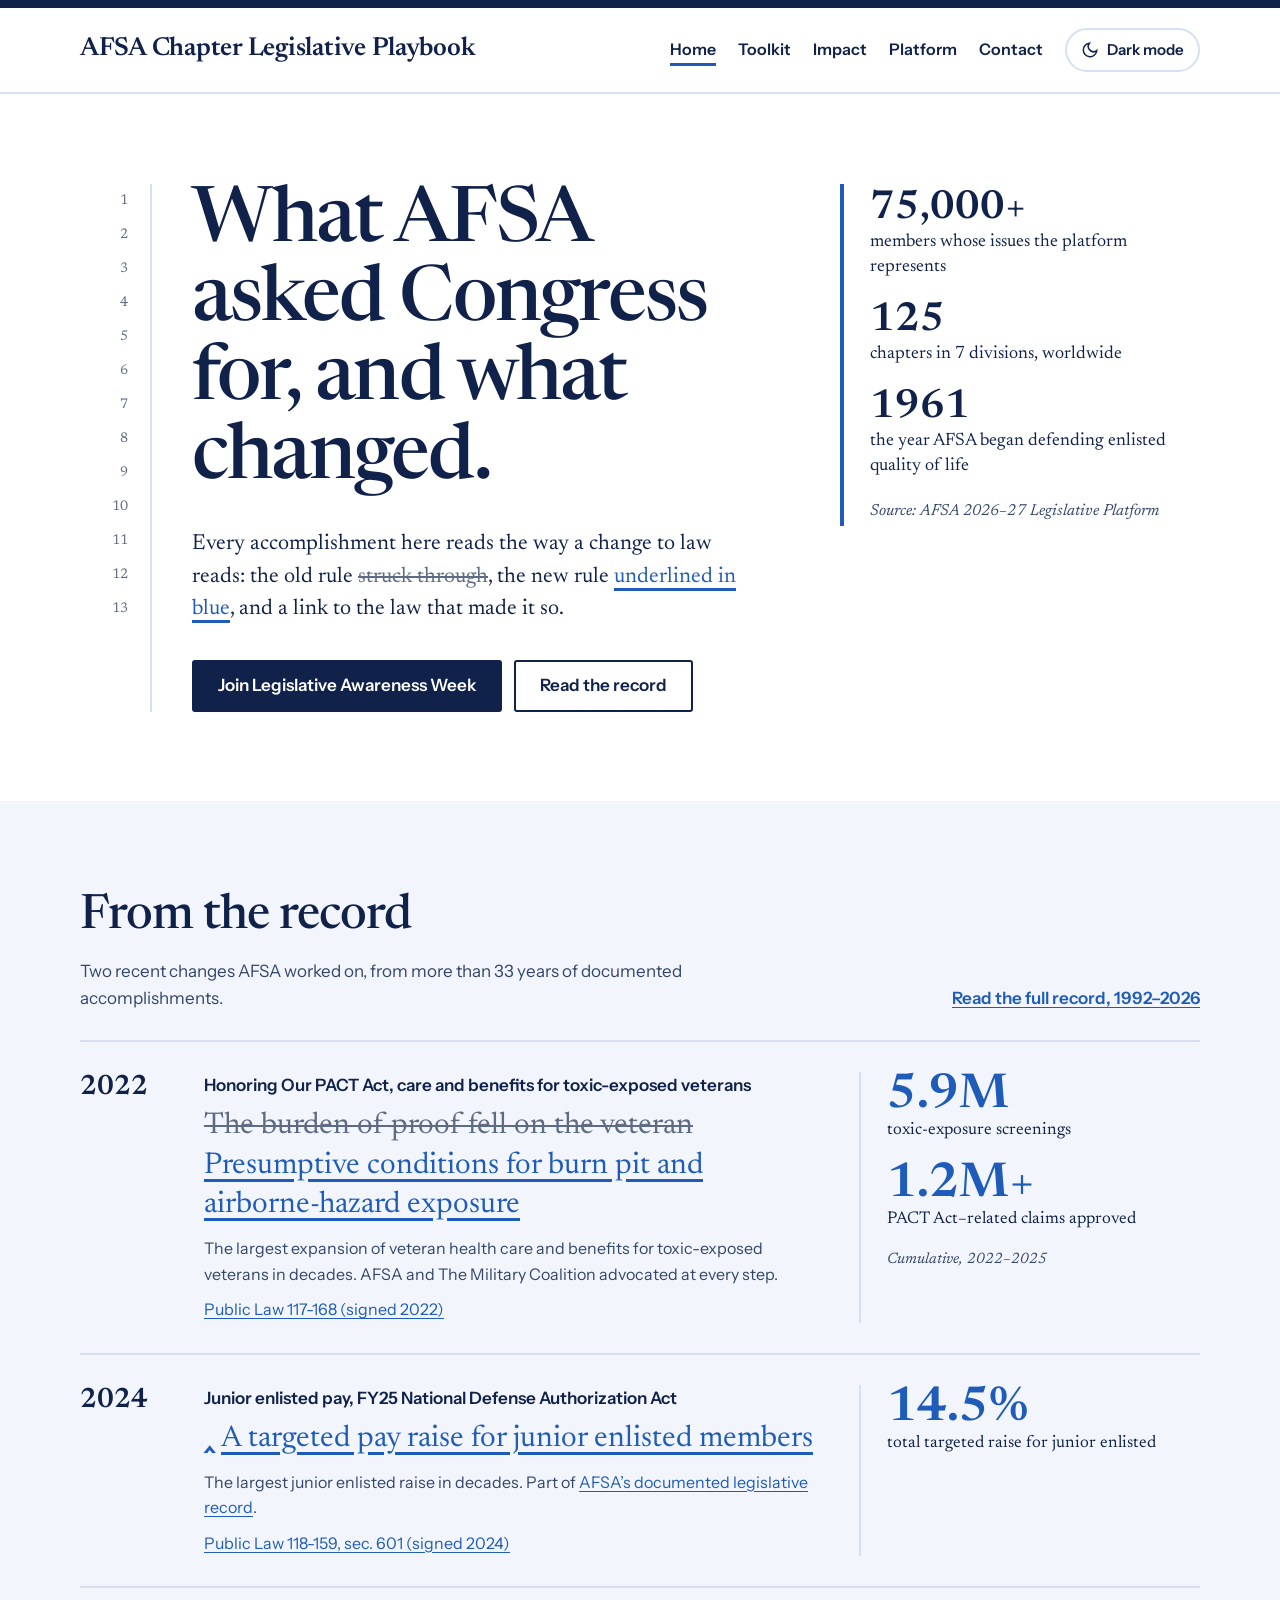
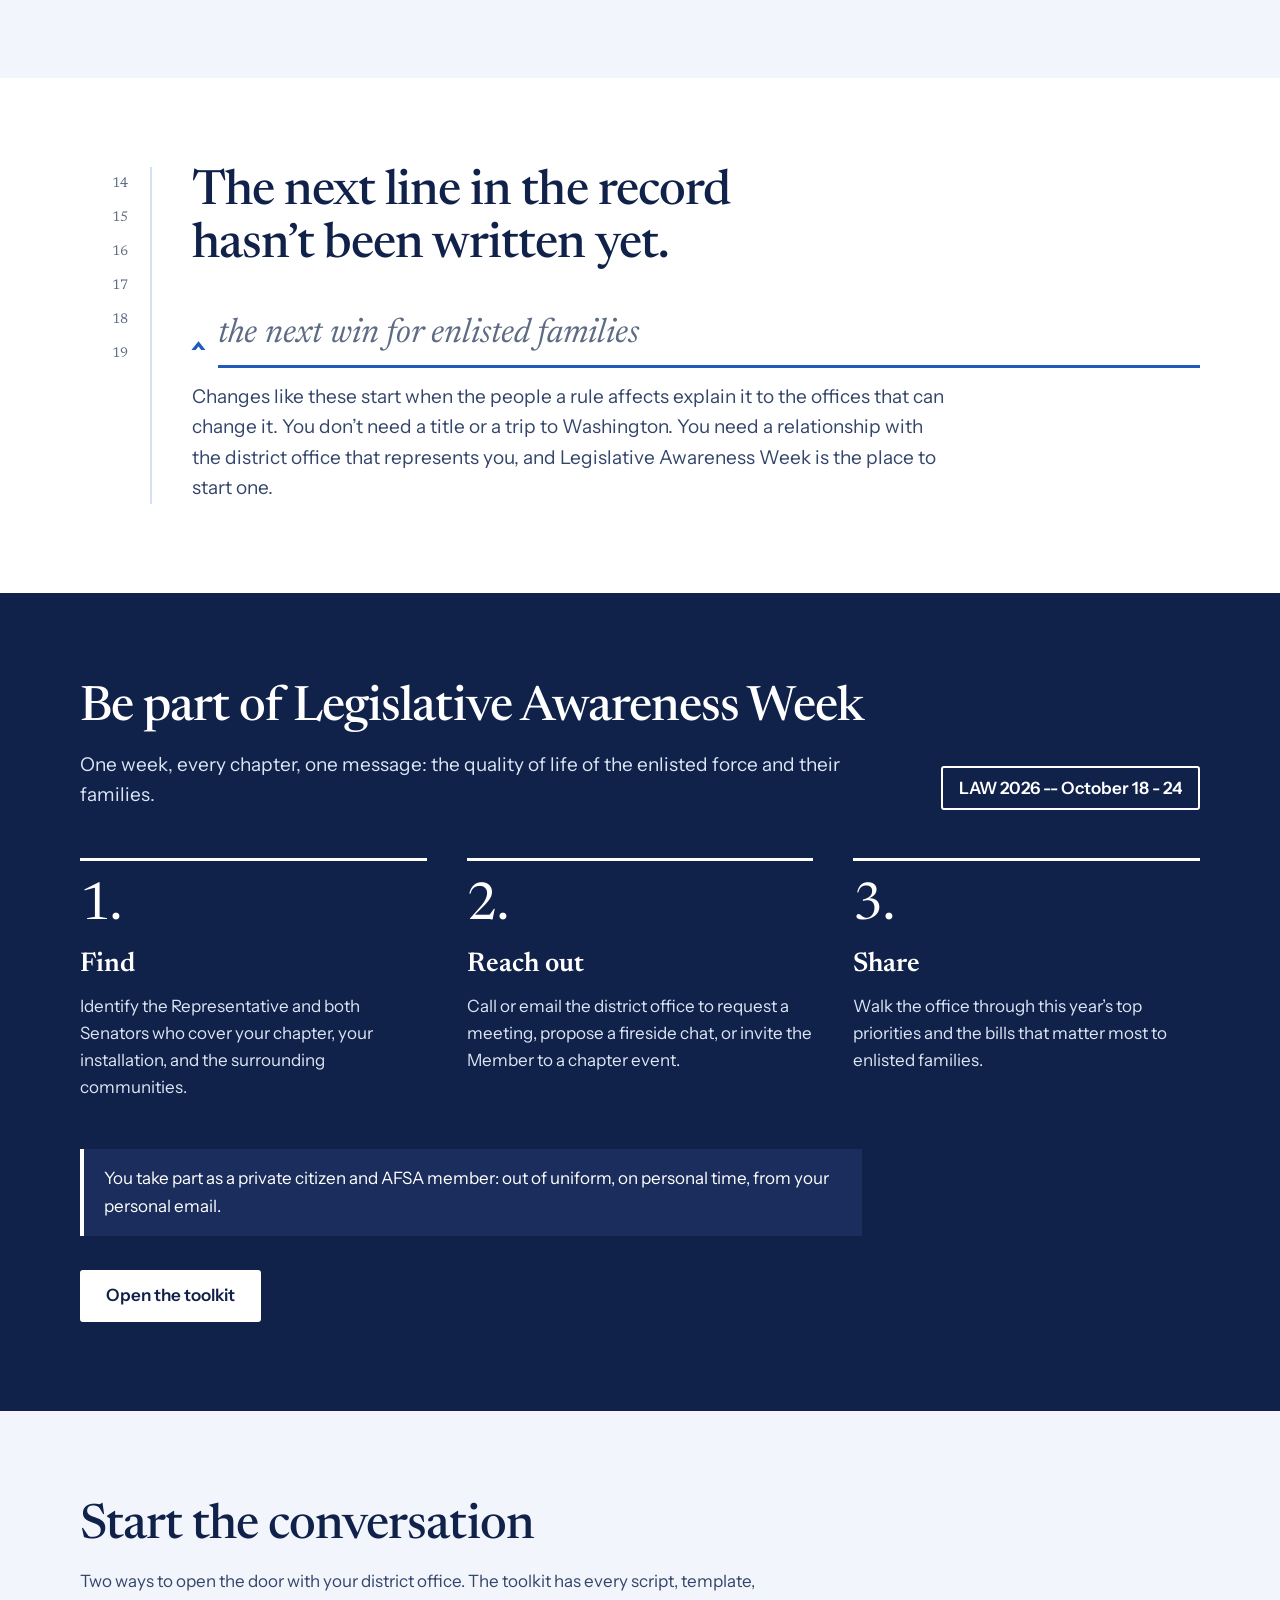
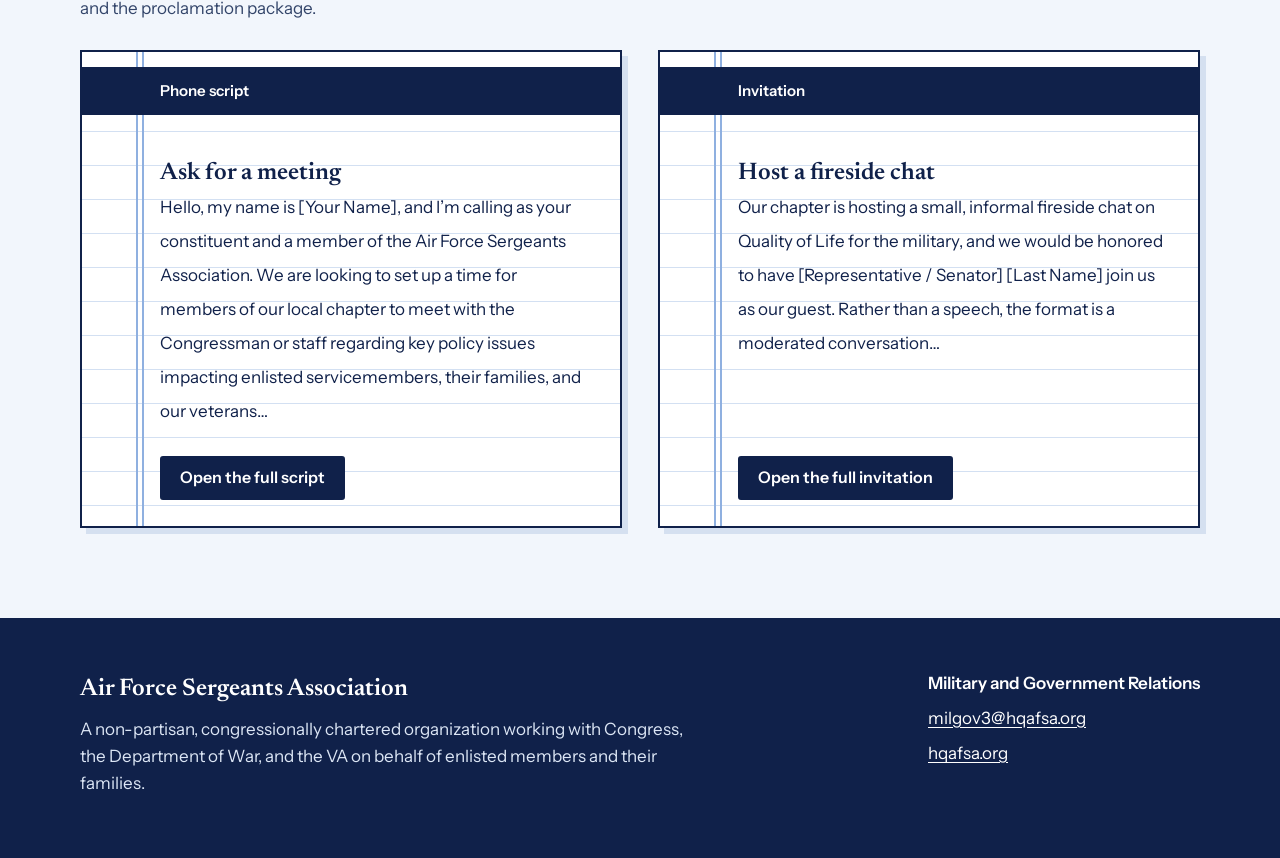
<file: index.html>
<!doctype html>
<html lang="en">
<head>
<meta charset="utf-8">
<meta name="viewport" content="width=device-width, initial-scale=1">
<meta http-equiv="Content-Security-Policy" content="default-src 'none'; script-src 'self' 'sha256-LTN22ewtnJyCda8GKwXiXpv2XUdK+7jzMxlGYdtr2Zo='; style-src 'self'; font-src 'self'; img-src 'self'; connect-src 'none'; manifest-src 'self'; base-uri 'self'; form-action https://ziplook.house.gov; upgrade-insecure-requests">
<meta name="referrer" content="strict-origin-when-cross-origin">
<title>AFSA Chapter Legislative Playbook</title>
<meta name="description" content="Tools for AFSA members to learn the 2026–27 legislative priorities, take part in Legislative Awareness Week, and build relationships with their elected officials and staff.">
<link rel="canonical" href="https://afsa-legislative.github.io/">
<meta name="theme-color" content="#10214A">
<meta property="og:type" content="website">
<meta property="og:site_name" content="AFSA Chapter Legislative Playbook">
<meta property="og:title" content="AFSA Chapter Legislative Playbook">
<meta property="og:description" content="Tools for AFSA members to learn the 2026–27 legislative priorities, take part in Legislative Awareness Week, and build relationships with their elected officials and staff.">
<meta property="og:url" content="https://afsa-legislative.github.io/">
<meta property="og:image" content="https://afsa-legislative.github.io/assets/img/og-card.png">
<meta property="og:image:width" content="1200">
<meta property="og:image:height" content="630">
<meta property="og:image:alt" content="AFSA Chapter Legislative Playbook: What AFSA asked Congress for, and what changed.">
<meta name="twitter:card" content="summary_large_image">
<link rel="icon" href="assets/img/favicon.svg" type="image/svg+xml">
<link rel="apple-touch-icon" href="assets/img/apple-touch-icon.png">
<link rel="preload" href="assets/fonts/newsreader-latin-opsz-normal.woff2" as="font" type="font/woff2" crossorigin>
<link rel="preload" href="assets/fonts/instrument-sans-latin-wght-normal.woff2" as="font" type="font/woff2" crossorigin>
<script src="assets/js/theme.js"></script>
<link rel="stylesheet" href="assets/css/site.css">
<script src="assets/js/site.js" defer></script>
<script type="application/ld+json">{"@context": "https://schema.org", "@graph": [{"@type": "Organization", "@id": "https://afsa-legislative.github.io/#afsa", "name": "Air Force Sergeants Association", "alternateName": "AFSA", "url": "https://www.hqafsa.org/", "foundingDate": "1961", "email": "milgov3@hqafsa.org", "description": "A congressionally chartered, non-partisan organization representing enlisted Airmen, Guardians, and their families.", "contactPoint": {"@type": "ContactPoint", "contactType": "Military and Government Relations", "email": "milgov3@hqafsa.org"}}, {"@type": "WebSite", "@id": "https://afsa-legislative.github.io/#site", "name": "AFSA Chapter Legislative Playbook", "url": "https://afsa-legislative.github.io/", "inLanguage": "en-US", "publisher": {"@id": "https://afsa-legislative.github.io/#afsa"}}]}</script>
</head>
<body>
<a class="skip" href="#main">Skip to main content</a>
<div class="topbar" aria-hidden="true"></div>
<header class="site-head">
  <div class="wrap">
    <a class="brand" href="index.html">AFSA Chapter Legislative Playbook</a>
    <div class="head-right">
      <nav class="nav" aria-label="Main">
        <ul>
          <li><a href="index.html" aria-current="page">Home</a></li>
          <li><a href="toolkit.html">Toolkit</a></li>
          <li><a href="impact.html">Impact</a></li>
          <li><a href="platform.html">Platform</a></li>
          <li><a href="contact.html">Contact</a></li>
        </ul>
      </nav>
      <button class="theme-toggle" id="themeToggle" type="button" aria-pressed="false" hidden>
        <svg class="i-moon" width="18" height="18" viewBox="0 0 24 24" fill="none" stroke="currentColor" stroke-width="2" aria-hidden="true" focusable="false"><path d="M21 12.8A9 9 0 1 1 11.2 3a7 7 0 0 0 9.8 9.8z"/></svg>
        <svg class="i-sun" width="18" height="18" viewBox="0 0 24 24" fill="none" stroke="currentColor" stroke-width="2" aria-hidden="true" focusable="false"><circle cx="12" cy="12" r="4"/><path d="M12 2v2M12 20v2M4.9 4.9l1.4 1.4M17.7 17.7l1.4 1.4M2 12h2M20 12h2M4.9 19.1l1.4-1.4M17.7 6.3l1.4-1.4"/></svg>
        <span>Dark mode</span>
      </button>
    </div>
  </div>
</header>
<main id="main">
  <section class="section" aria-labelledby="home-h1">
    <div class="wrap rowrail">
      <div class="rail" aria-hidden="true">1
2
3
4
5
6
7
8
9
10
11
12
13</div>
      <div class="hero">
        <div>
          <h1 id="home-h1" class="display h1">What AFSA asked Congress for, and what changed.</h1>
          <p class="lede">Every accomplishment here reads the way a change to law reads: the old rule <del><span class="sr">Before: </span>struck through</del>, the new rule <ins><span class="sr">After: </span>underlined in blue</ins>, and a link to the law that made it so.</p>
          <div class="btns">
            <a class="btn" href="toolkit.html">Join Legislative Awareness Week</a>
            <a class="btn ghost" href="impact.html">Read the record</a>
          </div>
        </div>
        <div class="facts" role="group" aria-label="About AFSA">
          <p><b>75,000+</b>members whose issues the platform represents</p>
          <p><b>125</b>chapters in 7 divisions, worldwide</p>
          <p><b>1961</b>the year AFSA began defending enlisted quality of life</p>
          <p class="src">Source: AFSA 2026–27 Legislative Platform</p>
        </div>
      </div>
    </div>
  </section>

  <section class="section alt" aria-labelledby="rec-h2">
    <div class="wrap">
      <div class="rec-head">
        <div>
          <h2 id="rec-h2" class="display h2">From the record</h2>
          <p class="intro">Two recent changes AFSA worked on, from more than 33 years of documented accomplishments.</p>
        </div>
        <a class="strong" href="impact.html">Read the full record, 1992–2026</a>
      </div>
      <article class="entry" aria-labelledby="h-pact">
        <p class="yr">2022</p>
        <div>
          <h3 id="h-pact">Honoring Our PACT Act, care and benefits for toxic-exposed veterans</h3>
          <p class="change"><del><span class="sr">Before: </span>The burden of proof fell on the veteran</del> <ins><span class="sr">After: </span>Presumptive conditions for burn pit and airborne-hazard exposure</ins></p>
          <p class="note">The largest expansion of veteran health care and benefits for toxic-exposed veterans in decades. AFSA and The Military Coalition advocated at every step.</p>
          <p class="note proof"><a href="https://www.congress.gov/bill/117th-congress/senate-bill/3373">Public Law 117-168 (signed 2022)</a></p>
        </div>
        <div class="figs">
          <p><b>5.9M</b>toxic-exposure screenings</p>
          <p><b>1.2M+</b>PACT Act–related claims approved</p>
          <p class="src">Cumulative, 2022–2025</p>
        </div>
      </article>
      <article class="entry" aria-labelledby="h-pay">
        <p class="yr">2024</p>
        <div>
          <h3 id="h-pay">Junior enlisted pay, FY25 National Defense Authorization Act</h3>
          <p class="change"><span class="caret" aria-hidden="true">‸</span> <ins><span class="sr">Added: </span>A targeted pay raise for junior enlisted members</ins></p>
          <p class="note">The largest junior enlisted raise in decades. Part of <a href="https://afsa-legislative.github.io/AFSA_Legislative/AFSA_Accomplishments">AFSA’s documented legislative record</a>.</p>
          <p class="note proof"><a href="https://www.congress.gov/bill/118th-congress/house-bill/5009">Public Law 118-159, sec. 601 (signed 2024)</a></p>
        </div>
        <div class="figs">
          <p><b>14.5%</b>total targeted raise for junior enlisted</p>
        </div>
      </article>
    </div>
  </section>

  <section class="section" aria-labelledby="next-h2">
    <div class="wrap rowrail">
      <div class="rail" aria-hidden="true">14
15
16
17
18
19</div>
      <div>
        <h2 id="next-h2" class="display h2 max16">The next line in the record hasn’t been written yet.</h2>
        <p class="nextline" aria-hidden="true"><span class="caret">‸</span><span class="blankline">the next win for enlisted families</span></p>
        <p class="intro lg">Changes like these start when the people a rule affects explain it to the offices that can change it. You don’t need a title or a trip to Washington. You need a relationship with the district office that represents you, and Legislative Awareness Week is the place to start one.</p>
      </div>
    </div>
  </section>

  <section class="section band" aria-labelledby="law-h2">
    <div class="wrap">
      <div class="rec-head">
        <div>
          <h2 id="law-h2" class="display h2">Be part of Legislative Awareness Week</h2>
          <p class="intro lg">One week, every chapter, one message: the quality of life of the enlisted force and their families.</p>
        </div>
        <p class="chip">LAW 2026 -- October 18 - 24</p>
      </div>
      <ol class="moves">
        <li><span class="n" aria-hidden="true">1.</span><h3>Find</h3><p>Identify the Representative and both Senators who cover your chapter, your installation, and the surrounding communities.</p></li>
        <li><span class="n" aria-hidden="true">2.</span><h3>Reach out</h3><p>Call or email the district office to request a meeting, propose a fireside chat, or invite the Member to a chapter event.</p></li>
        <li><span class="n" aria-hidden="true">3.</span><h3>Share</h3><p>Walk the office through this year’s top priorities and the bills that matter most to enlisted families.</p></li>
      </ol>
      <p class="capacity">You take part as a private citizen and AFSA member: out of uniform, on personal time, from your personal email.</p>
      <div class="btns"><a class="btn inverse" href="toolkit.html">Open the toolkit</a></div>
    </div>
  </section>

  <section class="section alt" aria-labelledby="conv-h2">
    <div class="wrap">
      <h2 id="conv-h2" class="display h2">Start the conversation</h2>
      <p class="intro">Two ways to open the door with your district office. The toolkit has every script, template, and the proclamation package.</p>
      <div class="pads mt-md">
        <article class="pad" aria-labelledby="hp1">
          <p class="pad-tab">Phone script</p>
          <div class="pad-body">
            <h3 id="hp1">Ask for a meeting</h3>
            <p>Hello, my name is [Your Name], and I’m calling as your constituent and a member of the Air Force Sergeants Association. We are looking to set up a time for members of our local chapter to meet with the Congressman or staff regarding key policy issues impacting enlisted servicemembers, their families, and our veterans…</p>
          </div>
          <div class="pad-actions"><a class="btn sm" href="toolkit.html#templates">Open the full script</a></div>
        </article>
        <article class="pad" aria-labelledby="hp2">
          <p class="pad-tab">Invitation</p>
          <div class="pad-body">
            <h3 id="hp2">Host a fireside chat</h3>
            <p>Our chapter is hosting a small, informal fireside chat on Quality of Life for the military, and we would be honored to have [Representative / Senator] [Last Name] join us as our guest. Rather than a speech, the format is a moderated conversation…</p>
          </div>
          <div class="pad-actions"><a class="btn sm" href="toolkit.html#templates">Open the full invitation</a></div>
        </article>
      </div>
    </div>
  </section>
</main>
<footer class="foot">
  <div class="wrap">
    <div>
      <p class="name">Air Force Sergeants Association</p>
      <p class="sm">A non-partisan, congressionally chartered organization working with Congress, the Department of War, and the VA on behalf of enlisted members and their families.</p>
    </div>
    <div>
      <p class="strong">Military and Government Relations</p>
      <p class="sm"><a href="mailto:milgov3@hqafsa.org">milgov3@hqafsa.org</a></p>
      <p class="sm"><a href="https://www.hqafsa.org/">hqafsa.org</a></p>
    </div>
  </div>
</footer>
</body>
</html>
</file>
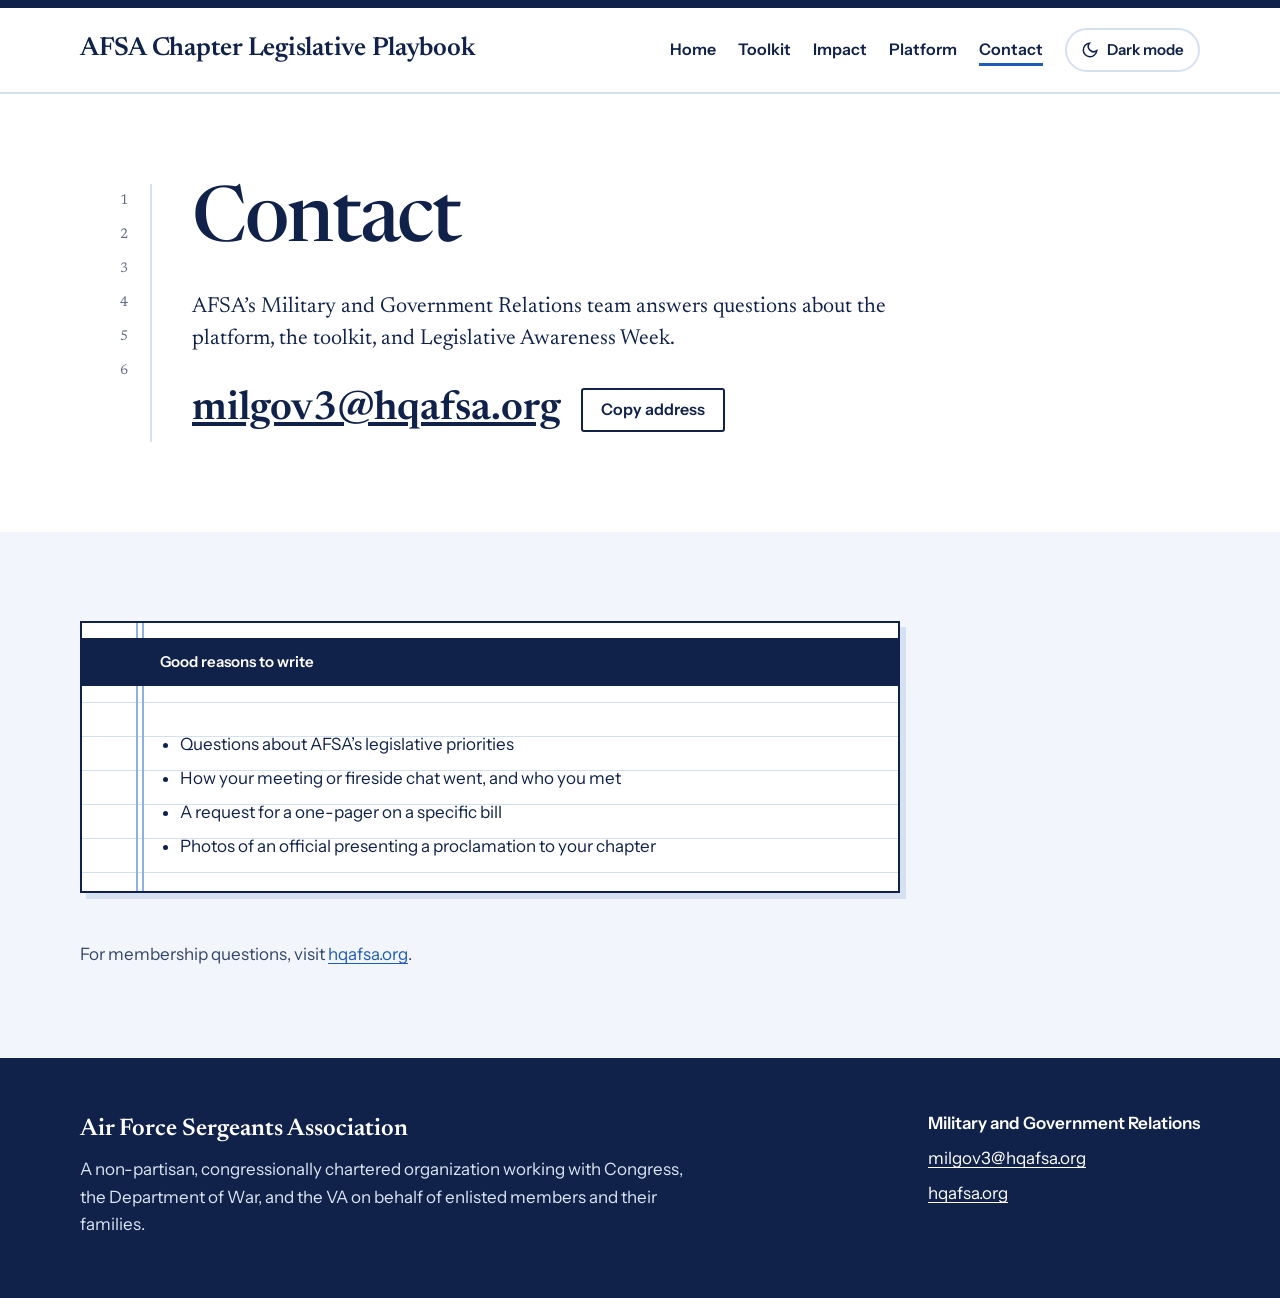
<file: contact.html>
<!doctype html>
<html lang="en">
<head>
<meta charset="utf-8">
<meta name="viewport" content="width=device-width, initial-scale=1">
<meta http-equiv="Content-Security-Policy" content="default-src 'none'; script-src 'self' 'sha256-0plSWljlfmrAMSzr5V2uDybYqdFqnPKtTjjszeSlnVg='; style-src 'self'; font-src 'self'; img-src 'self'; connect-src 'none'; manifest-src 'self'; base-uri 'self'; form-action https://ziplook.house.gov; upgrade-insecure-requests">
<meta name="referrer" content="strict-origin-when-cross-origin">
<title>Contact | AFSA Chapter Legislative Playbook</title>
<meta name="description" content="Reach AFSA’s Military and Government Relations team about the platform, the toolkit, and Legislative Awareness Week.">
<link rel="canonical" href="https://afsa-legislative.github.io/contact.html">
<meta name="theme-color" content="#10214A">
<meta property="og:type" content="website">
<meta property="og:site_name" content="AFSA Chapter Legislative Playbook">
<meta property="og:title" content="Contact | AFSA Chapter Legislative Playbook">
<meta property="og:description" content="Reach AFSA’s Military and Government Relations team about the platform, the toolkit, and Legislative Awareness Week.">
<meta property="og:url" content="https://afsa-legislative.github.io/contact.html">
<meta property="og:image" content="https://afsa-legislative.github.io/assets/img/og-card.png">
<meta property="og:image:width" content="1200">
<meta property="og:image:height" content="630">
<meta property="og:image:alt" content="AFSA Chapter Legislative Playbook: What AFSA asked Congress for, and what changed.">
<meta name="twitter:card" content="summary_large_image">
<link rel="icon" href="assets/img/favicon.svg" type="image/svg+xml">
<link rel="apple-touch-icon" href="assets/img/apple-touch-icon.png">
<link rel="preload" href="assets/fonts/newsreader-latin-opsz-normal.woff2" as="font" type="font/woff2" crossorigin>
<link rel="preload" href="assets/fonts/instrument-sans-latin-wght-normal.woff2" as="font" type="font/woff2" crossorigin>
<script src="assets/js/theme.js"></script>
<link rel="stylesheet" href="assets/css/site.css">
<script src="assets/js/site.js" defer></script>
<script type="application/ld+json">{"@context": "https://schema.org", "@type": "WebPage", "name": "Contact | AFSA Chapter Legislative Playbook", "url": "https://afsa-legislative.github.io/contact.html", "description": "Reach AFSA’s Military and Government Relations team about the platform, the toolkit, and Legislative Awareness Week.", "isPartOf": {"@type": "WebSite", "name": "AFSA Chapter Legislative Playbook", "url": "https://afsa-legislative.github.io/"}, "publisher": {"@type": "Organization", "name": "Air Force Sergeants Association", "url": "https://www.hqafsa.org/"}}</script>
</head>
<body>
<a class="skip" href="#main">Skip to main content</a>
<div class="topbar" aria-hidden="true"></div>
<header class="site-head">
  <div class="wrap">
    <a class="brand" href="index.html">AFSA Chapter Legislative Playbook</a>
    <div class="head-right">
      <nav class="nav" aria-label="Main">
        <ul>
          <li><a href="index.html">Home</a></li>
          <li><a href="toolkit.html">Toolkit</a></li>
          <li><a href="impact.html">Impact</a></li>
          <li><a href="platform.html">Platform</a></li>
          <li><a href="contact.html" aria-current="page">Contact</a></li>
        </ul>
      </nav>
      <button class="theme-toggle" id="themeToggle" type="button" aria-pressed="false" hidden>
        <svg class="i-moon" width="18" height="18" viewBox="0 0 24 24" fill="none" stroke="currentColor" stroke-width="2" aria-hidden="true" focusable="false"><path d="M21 12.8A9 9 0 1 1 11.2 3a7 7 0 0 0 9.8 9.8z"/></svg>
        <svg class="i-sun" width="18" height="18" viewBox="0 0 24 24" fill="none" stroke="currentColor" stroke-width="2" aria-hidden="true" focusable="false"><circle cx="12" cy="12" r="4"/><path d="M12 2v2M12 20v2M4.9 4.9l1.4 1.4M17.7 17.7l1.4 1.4M2 12h2M20 12h2M4.9 19.1l1.4-1.4M17.7 6.3l1.4-1.4"/></svg>
        <span>Dark mode</span>
      </button>
    </div>
  </div>
</header>
<main id="main">
  <section class="section" aria-labelledby="ct-h1">
    <div class="wrap rowrail">
      <div class="rail" aria-hidden="true">1
2
3
4
5
6</div>
      <div>
        <h1 id="ct-h1" class="display h1">Contact</h1>
        <p class="lede">AFSA’s Military and Government Relations team answers questions about the platform, the toolkit, and Legislative Awareness Week.</p>
        <div class="mail"><a id="mailaddr" href="mailto:milgov3@hqafsa.org">milgov3@hqafsa.org</a><button class="btn ghost sm" type="button" data-copy="mailaddr" hidden>Copy address</button></div>
      </div>
    </div>
  </section>
  <section class="section alt" aria-labelledby="ct-h2">
    <div class="wrap">
      <div class="pad max820">
        <p class="pad-tab">Good reasons to write</p>
        <div class="pad-body">
          <h2 id="ct-h2" class="sr">What to send us</h2>
          <ul>
            <li>Questions about AFSA’s legislative priorities</li>
            <li>How your meeting or fireside chat went, and who you met</li>
            <li>A request for a one-pager on a specific bill</li>
            <li>Photos of an official presenting a proclamation to your chapter</li>
          </ul>
        </div>
      </div>
      <p class="intro mt-lg">For membership questions, visit <a href="https://www.hqafsa.org/">hqafsa.org</a>.</p>
    </div>
  </section>
</main>
<footer class="foot">
  <div class="wrap">
    <div>
      <p class="name">Air Force Sergeants Association</p>
      <p class="sm">A non-partisan, congressionally chartered organization working with Congress, the Department of War, and the VA on behalf of enlisted members and their families.</p>
    </div>
    <div>
      <p class="strong">Military and Government Relations</p>
      <p class="sm"><a href="mailto:milgov3@hqafsa.org">milgov3@hqafsa.org</a></p>
      <p class="sm"><a href="https://www.hqafsa.org/">hqafsa.org</a></p>
    </div>
  </div>
</footer>
</body>
</html>
</file>
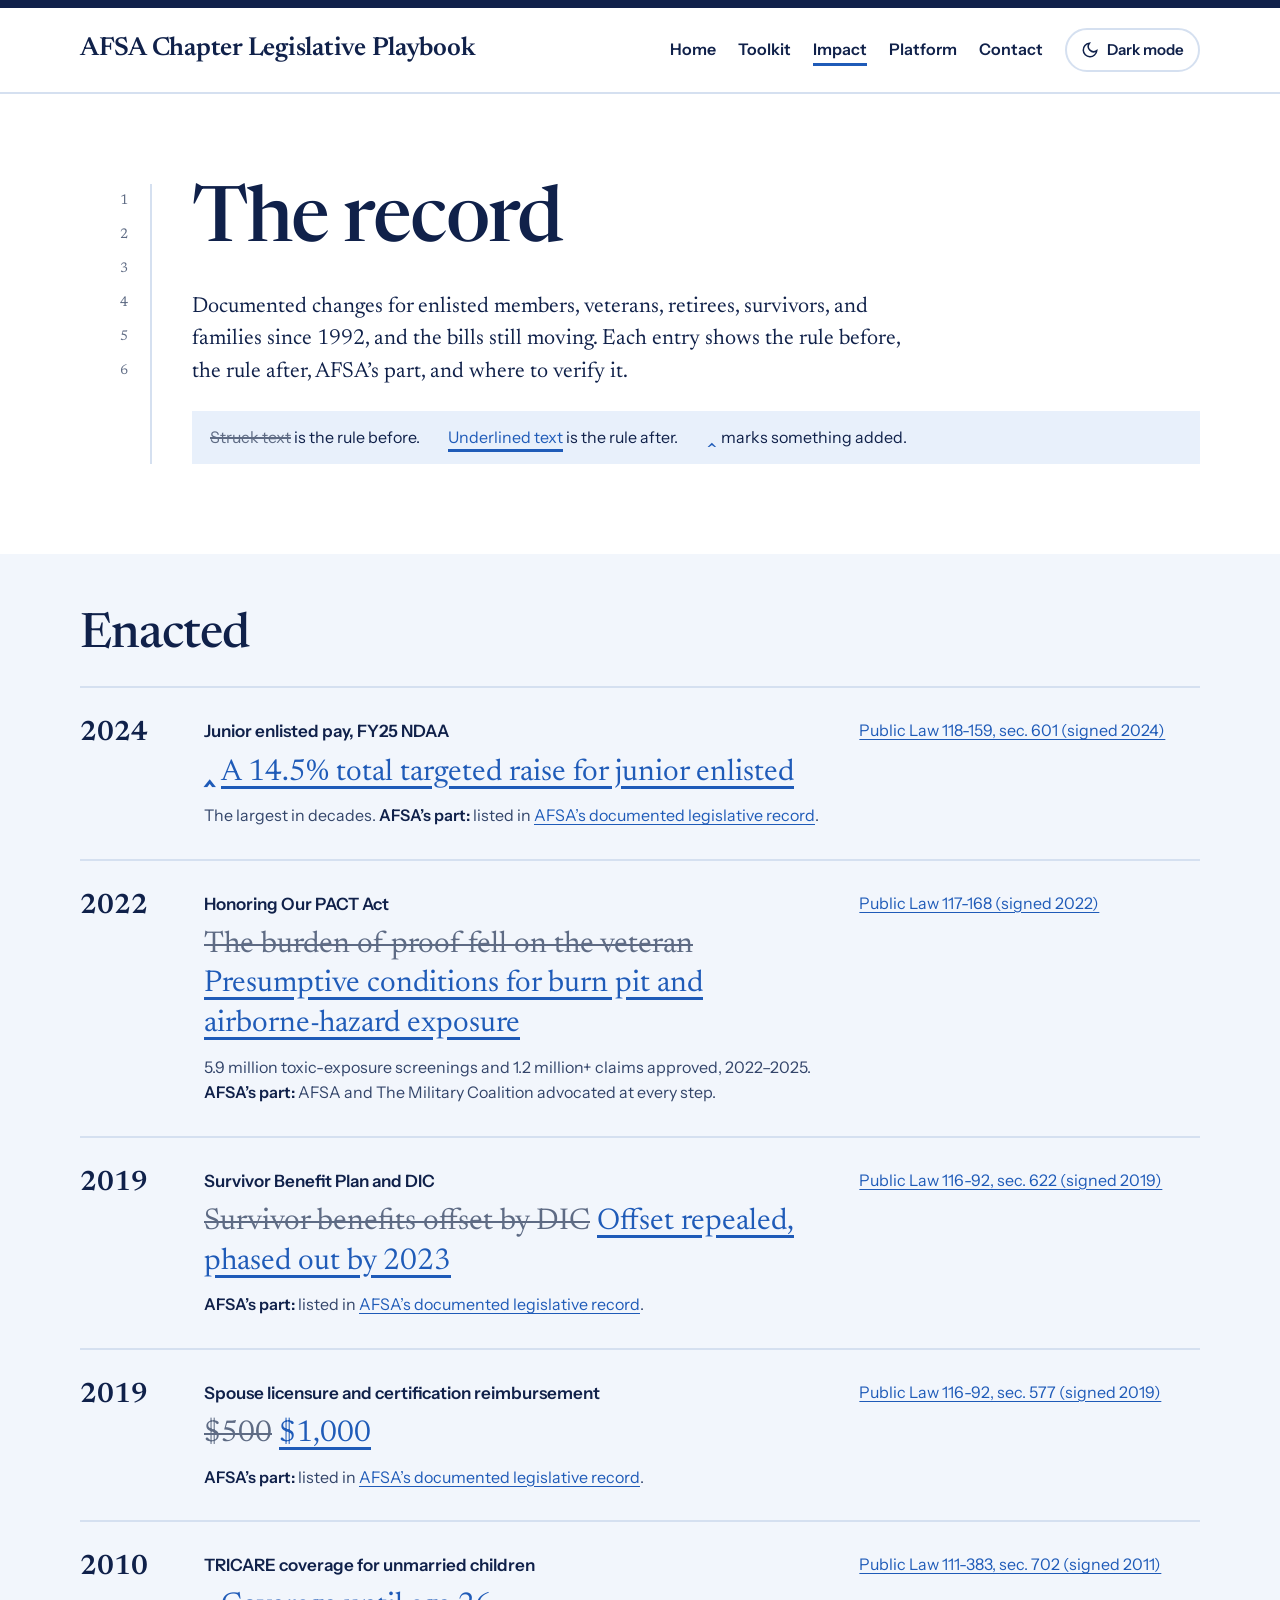
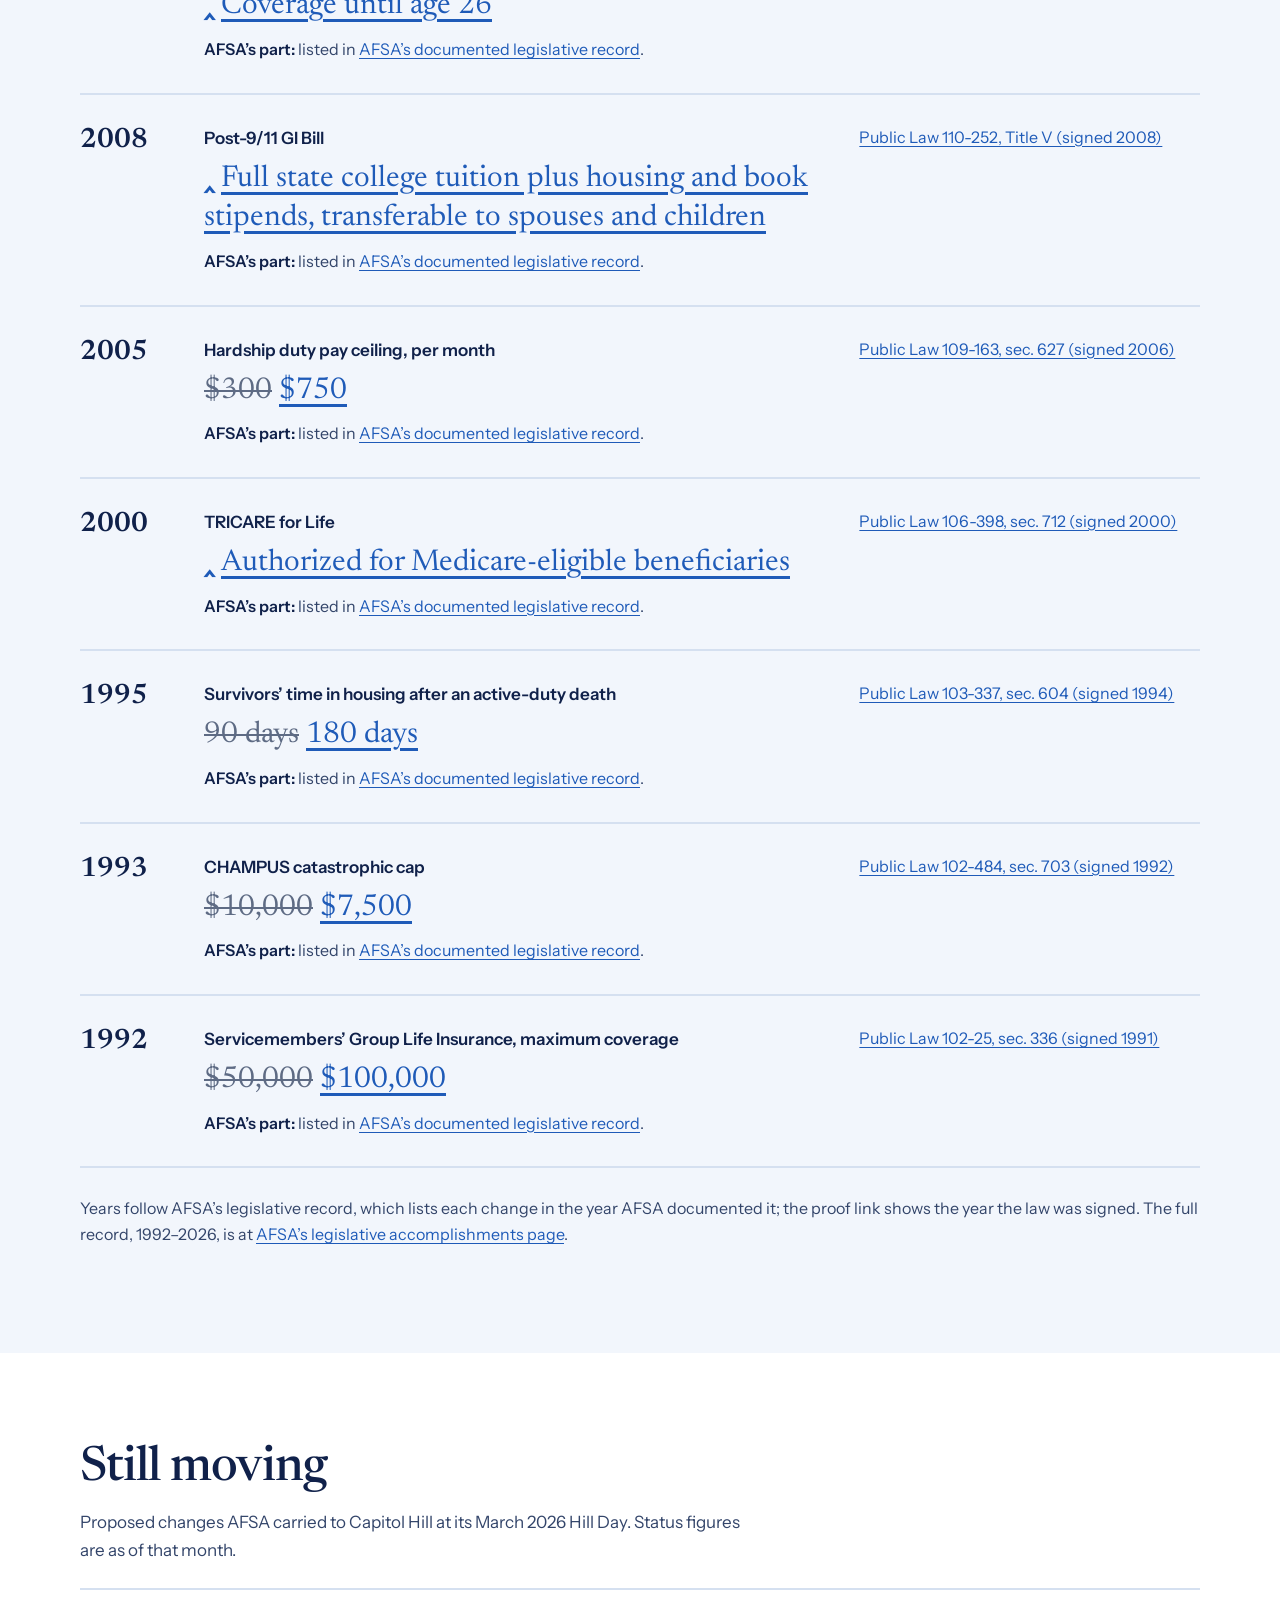
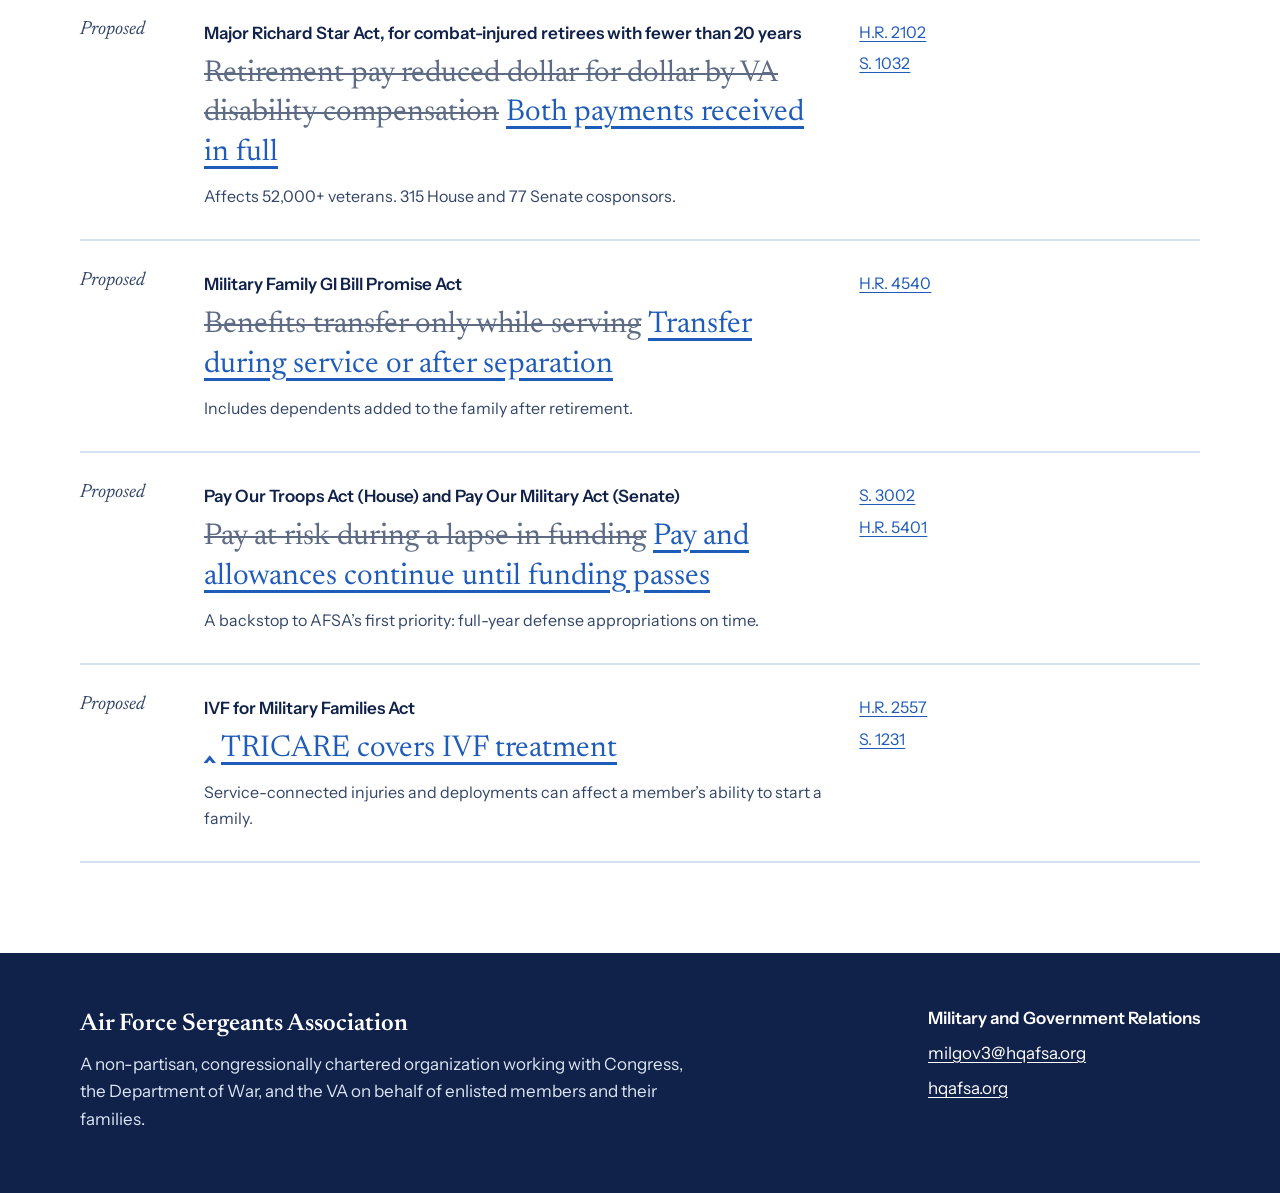
<file: impact.html>
<!doctype html>
<html lang="en">
<head>
<meta charset="utf-8">
<meta name="viewport" content="width=device-width, initial-scale=1">
<meta http-equiv="Content-Security-Policy" content="default-src 'none'; script-src 'self' 'sha256-hdd0lUhYy9dRwmliNK5SJJfT12V2bG5NwUoJuc+j3Ro='; style-src 'self'; font-src 'self'; img-src 'self'; connect-src 'none'; manifest-src 'self'; base-uri 'self'; form-action https://ziplook.house.gov; upgrade-insecure-requests">
<meta name="referrer" content="strict-origin-when-cross-origin">
<title>The record | AFSA Chapter Legislative Playbook</title>
<meta name="description" content="AFSA’s documented legislative accomplishments for enlisted members, veterans, retirees, survivors, and families since 1992, with links to the laws.">
<link rel="canonical" href="https://afsa-legislative.github.io/impact.html">
<meta name="theme-color" content="#10214A">
<meta property="og:type" content="website">
<meta property="og:site_name" content="AFSA Chapter Legislative Playbook">
<meta property="og:title" content="The record | AFSA Chapter Legislative Playbook">
<meta property="og:description" content="AFSA’s documented legislative accomplishments for enlisted members, veterans, retirees, survivors, and families since 1992, with links to the laws.">
<meta property="og:url" content="https://afsa-legislative.github.io/impact.html">
<meta property="og:image" content="https://afsa-legislative.github.io/assets/img/og-card.png">
<meta property="og:image:width" content="1200">
<meta property="og:image:height" content="630">
<meta property="og:image:alt" content="AFSA Chapter Legislative Playbook: What AFSA asked Congress for, and what changed.">
<meta name="twitter:card" content="summary_large_image">
<link rel="icon" href="assets/img/favicon.svg" type="image/svg+xml">
<link rel="apple-touch-icon" href="assets/img/apple-touch-icon.png">
<link rel="preload" href="assets/fonts/newsreader-latin-opsz-normal.woff2" as="font" type="font/woff2" crossorigin>
<link rel="preload" href="assets/fonts/instrument-sans-latin-wght-normal.woff2" as="font" type="font/woff2" crossorigin>
<script src="assets/js/theme.js"></script>
<link rel="stylesheet" href="assets/css/site.css">
<script src="assets/js/site.js" defer></script>
<script type="application/ld+json">{"@context": "https://schema.org", "@type": "WebPage", "name": "The record | AFSA Chapter Legislative Playbook", "url": "https://afsa-legislative.github.io/impact.html", "description": "AFSA’s documented legislative accomplishments for enlisted members, veterans, retirees, survivors, and families since 1992, with links to the laws.", "isPartOf": {"@type": "WebSite", "name": "AFSA Chapter Legislative Playbook", "url": "https://afsa-legislative.github.io/"}, "publisher": {"@type": "Organization", "name": "Air Force Sergeants Association", "url": "https://www.hqafsa.org/"}}</script>
</head>
<body>
<a class="skip" href="#main">Skip to main content</a>
<div class="topbar" aria-hidden="true"></div>
<header class="site-head">
  <div class="wrap">
    <a class="brand" href="index.html">AFSA Chapter Legislative Playbook</a>
    <div class="head-right">
      <nav class="nav" aria-label="Main">
        <ul>
          <li><a href="index.html">Home</a></li>
          <li><a href="toolkit.html">Toolkit</a></li>
          <li><a href="impact.html" aria-current="page">Impact</a></li>
          <li><a href="platform.html">Platform</a></li>
          <li><a href="contact.html">Contact</a></li>
        </ul>
      </nav>
      <button class="theme-toggle" id="themeToggle" type="button" aria-pressed="false" hidden>
        <svg class="i-moon" width="18" height="18" viewBox="0 0 24 24" fill="none" stroke="currentColor" stroke-width="2" aria-hidden="true" focusable="false"><path d="M21 12.8A9 9 0 1 1 11.2 3a7 7 0 0 0 9.8 9.8z"/></svg>
        <svg class="i-sun" width="18" height="18" viewBox="0 0 24 24" fill="none" stroke="currentColor" stroke-width="2" aria-hidden="true" focusable="false"><circle cx="12" cy="12" r="4"/><path d="M12 2v2M12 20v2M4.9 4.9l1.4 1.4M17.7 17.7l1.4 1.4M2 12h2M20 12h2M4.9 19.1l1.4-1.4M17.7 6.3l1.4-1.4"/></svg>
        <span>Dark mode</span>
      </button>
    </div>
  </div>
</header>
<main id="main">
  <section class="section" aria-labelledby="imp-h1">
    <div class="wrap rowrail">
      <div class="rail" aria-hidden="true">1
2
3
4
5
6</div>
      <div>
        <h1 id="imp-h1" class="display h1">The record</h1>
        <p class="lede">Documented changes for enlisted members, veterans, retirees, survivors, and families since 1992, and the bills still moving. Each entry shows the rule before, the rule after, AFSA’s part, and where to verify it.</p>
        <p class="legend"><span><del>Struck text</del> is the rule before.</span><span><ins>Underlined text</ins> is the rule after.</span><span><span class="caret">‸</span> marks something added.</span></p>
      </div>
    </div>
  </section>

  <section class="section alt tight-top" aria-labelledby="enacted-h2">
    <div class="wrap">
      <h2 id="enacted-h2" class="display h2 mb-md">Enacted</h2>

      <article class="entry" aria-labelledby="e2024"><p class="yr">2024</p><div><h3 id="e2024">Junior enlisted pay, FY25 NDAA</h3><p class="change"><span class="caret" aria-hidden="true">‸</span> <ins><span class="sr">Added: </span>A 14.5% total targeted raise for junior enlisted</ins></p><p class="note">The largest in decades. <span class="label-sm">AFSA’s part:</span> listed in <a href="https://afsa-legislative.github.io/AFSA_Legislative/AFSA_Accomplishments">AFSA’s documented legislative record</a>.</p></div><p class="proof"><a href="https://www.congress.gov/bill/118th-congress/house-bill/5009">Public Law 118-159, sec. 601 (signed 2024)</a></p></article>

      <article class="entry" aria-labelledby="e2022"><p class="yr">2022</p><div><h3 id="e2022">Honoring Our PACT Act</h3><p class="change"><del><span class="sr">Before: </span>The burden of proof fell on the veteran</del> <ins><span class="sr">After: </span>Presumptive conditions for burn pit and airborne-hazard exposure</ins></p><p class="note">5.9 million toxic-exposure screenings and 1.2 million+ claims approved, 2022–2025. <span class="label-sm">AFSA’s part:</span> AFSA and The Military Coalition advocated at every step.</p></div><p class="proof"><a href="https://www.congress.gov/bill/117th-congress/senate-bill/3373">Public Law 117-168 (signed 2022)</a></p></article>

      <article class="entry" aria-labelledby="e2019a"><p class="yr">2019</p><div><h3 id="e2019a">Survivor Benefit Plan and DIC</h3><p class="change"><del><span class="sr">Before: </span>Survivor benefits offset by DIC</del> <ins><span class="sr">After: </span>Offset repealed, phased out by 2023</ins></p><p class="note"><span class="label-sm">AFSA’s part:</span> listed in <a href="https://afsa-legislative.github.io/AFSA_Legislative/AFSA_Accomplishments">AFSA’s documented legislative record</a>.</p></div><p class="proof"><a href="https://www.congress.gov/bill/116th-congress/senate-bill/1790">Public Law 116-92, sec. 622 (signed 2019)</a></p></article>

      <article class="entry" aria-labelledby="e2019b"><p class="yr">2019</p><div><h3 id="e2019b">Spouse licensure and certification reimbursement</h3><p class="change"><del><span class="sr">Before: </span>$500</del> <ins><span class="sr">After: </span>$1,000</ins></p><p class="note"><span class="label-sm">AFSA’s part:</span> listed in <a href="https://afsa-legislative.github.io/AFSA_Legislative/AFSA_Accomplishments">AFSA’s documented legislative record</a>.</p></div><p class="proof"><a href="https://www.congress.gov/bill/116th-congress/senate-bill/1790">Public Law 116-92, sec. 577 (signed 2019)</a></p></article>

      <article class="entry" aria-labelledby="e2010"><p class="yr">2010</p><div><h3 id="e2010">TRICARE coverage for unmarried children</h3><p class="change"><span class="caret" aria-hidden="true">‸</span> <ins><span class="sr">Added: </span>Coverage until age 26</ins></p><p class="note"><span class="label-sm">AFSA’s part:</span> listed in <a href="https://afsa-legislative.github.io/AFSA_Legislative/AFSA_Accomplishments">AFSA’s documented legislative record</a>.</p></div><p class="proof"><a href="https://www.congress.gov/bill/111th-congress/house-bill/6523">Public Law 111-383, sec. 702 (signed 2011)</a></p></article>

      <article class="entry" aria-labelledby="e2008"><p class="yr">2008</p><div><h3 id="e2008">Post-9/11 GI Bill</h3><p class="change"><span class="caret" aria-hidden="true">‸</span> <ins><span class="sr">Added: </span>Full state college tuition plus housing and book stipends, transferable to spouses and children</ins></p><p class="note"><span class="label-sm">AFSA’s part:</span> listed in <a href="https://afsa-legislative.github.io/AFSA_Legislative/AFSA_Accomplishments">AFSA’s documented legislative record</a>.</p></div><p class="proof"><a href="https://www.congress.gov/bill/110th-congress/house-bill/2642">Public Law 110-252, Title V (signed 2008)</a></p></article>

      <article class="entry" aria-labelledby="e2005"><p class="yr">2005</p><div><h3 id="e2005">Hardship duty pay ceiling, per month</h3><p class="change"><del><span class="sr">Before: </span>$300</del> <ins><span class="sr">After: </span>$750</ins></p><p class="note"><span class="label-sm">AFSA’s part:</span> listed in <a href="https://afsa-legislative.github.io/AFSA_Legislative/AFSA_Accomplishments">AFSA’s documented legislative record</a>.</p></div><p class="proof"><a href="https://www.congress.gov/bill/109th-congress/house-bill/1815">Public Law 109-163, sec. 627 (signed 2006)</a></p></article>


      <article class="entry" aria-labelledby="e2000"><p class="yr">2000</p><div><h3 id="e2000">TRICARE for Life</h3><p class="change"><span class="caret" aria-hidden="true">‸</span> <ins><span class="sr">Added: </span>Authorized for Medicare-eligible beneficiaries</ins></p><p class="note"><span class="label-sm">AFSA’s part:</span> listed in <a href="https://afsa-legislative.github.io/AFSA_Legislative/AFSA_Accomplishments">AFSA’s documented legislative record</a>.</p></div><p class="proof"><a href="https://www.congress.gov/bill/106th-congress/house-bill/4205">Public Law 106-398, sec. 712 (signed 2000)</a></p></article>

      <article class="entry" aria-labelledby="e1995"><p class="yr">1995</p><div><h3 id="e1995">Survivors’ time in housing after an active-duty death</h3><p class="change"><del><span class="sr">Before: </span>90 days</del> <ins><span class="sr">After: </span>180 days</ins></p><p class="note"><span class="label-sm">AFSA’s part:</span> listed in <a href="https://afsa-legislative.github.io/AFSA_Legislative/AFSA_Accomplishments">AFSA’s documented legislative record</a>.</p></div><p class="proof"><a href="https://www.congress.gov/bill/103rd-congress/senate-bill/2182">Public Law 103-337, sec. 604 (signed 1994)</a></p></article>

      <article class="entry" aria-labelledby="e1993"><p class="yr">1993</p><div><h3 id="e1993">CHAMPUS catastrophic cap</h3><p class="change"><del><span class="sr">Before: </span>$10,000</del> <ins><span class="sr">After: </span>$7,500</ins></p><p class="note"><span class="label-sm">AFSA’s part:</span> listed in <a href="https://afsa-legislative.github.io/AFSA_Legislative/AFSA_Accomplishments">AFSA’s documented legislative record</a>.</p></div><p class="proof"><a href="https://www.congress.gov/bill/102nd-congress/house-bill/5006">Public Law 102-484, sec. 703 (signed 1992)</a></p></article>

      <article class="entry" aria-labelledby="e1992"><p class="yr">1992</p><div><h3 id="e1992">Servicemembers’ Group Life Insurance, maximum coverage</h3><p class="change"><del><span class="sr">Before: </span>$50,000</del> <ins><span class="sr">After: </span>$100,000</ins></p><p class="note"><span class="label-sm">AFSA’s part:</span> listed in <a href="https://afsa-legislative.github.io/AFSA_Legislative/AFSA_Accomplishments">AFSA’s documented legislative record</a>.</p></div><p class="proof"><a href="https://www.congress.gov/bill/102nd-congress/senate-bill/725">Public Law 102-25, sec. 336 (signed 1991)</a></p></article>

      <p class="refs mt-md">Years follow AFSA’s legislative record, which lists each change in the year AFSA documented it; the proof link shows the year the law was signed. The full record, 1992–2026, is at <a href="https://afsa-legislative.github.io/AFSA_Legislative/AFSA_Accomplishments">AFSA’s legislative accomplishments page</a>.</p>
    </div>
  </section>

  <section class="section" aria-labelledby="moving-h2">
    <div class="wrap">
      <h2 id="moving-h2" class="display h2">Still moving</h2>
      <p class="intro mb-md">Proposed changes AFSA carried to Capitol Hill at its March 2026 Hill Day. Status figures are as of that month.</p>

      <article class="entry" aria-labelledby="p1"><p class="yr prop">Proposed</p><div><h3 id="p1">Major Richard Star Act, for combat-injured retirees with fewer than 20 years</h3><p class="change"><del><span class="sr">Current: </span>Retirement pay reduced dollar for dollar by VA disability compensation</del> <ins><span class="sr">Proposed: </span>Both payments received in full</ins></p><p class="note">Affects 52,000+ veterans. 315 House and 77 Senate cosponsors.</p></div><p class="proof"><a href="https://www.congress.gov/bill/119th-congress/house-bill/2102">H.R. 2102</a><a href="https://www.congress.gov/bill/119th-congress/senate-bill/1032">S. 1032</a></p></article>

      <article class="entry" aria-labelledby="p2"><p class="yr prop">Proposed</p><div><h3 id="p2">Military Family GI Bill Promise Act</h3><p class="change"><del><span class="sr">Current: </span>Benefits transfer only while serving</del> <ins><span class="sr">Proposed: </span>Transfer during service or after separation</ins></p><p class="note">Includes dependents added to the family after retirement.</p></div><p class="proof"><a href="https://www.congress.gov/bill/119th-congress/house-bill/4540">H.R. 4540</a></p></article>

      <article class="entry" aria-labelledby="p3"><p class="yr prop">Proposed</p><div><h3 id="p3">Pay Our Troops Act (House) and Pay Our Military Act (Senate)</h3><p class="change"><del><span class="sr">Current: </span>Pay at risk during a lapse in funding</del> <ins><span class="sr">Proposed: </span>Pay and allowances continue until funding passes</ins></p><p class="note">A backstop to AFSA’s first priority: full-year defense appropriations on time.</p></div><p class="proof"><a href="https://www.congress.gov/bill/119th-congress/senate-bill/3002">S. 3002</a><a href="https://www.congress.gov/bill/119th-congress/house-bill/5401">H.R. 5401</a></p></article>

      <article class="entry" aria-labelledby="p4"><p class="yr prop">Proposed</p><div><h3 id="p4">IVF for Military Families Act</h3><p class="change"><span class="caret" aria-hidden="true">‸</span> <ins><span class="sr">Proposed: </span>TRICARE covers IVF treatment</ins></p><p class="note">Service-connected injuries and deployments can affect a member’s ability to start a family.</p></div><p class="proof"><a href="https://www.congress.gov/bill/119th-congress/house-bill/2557">H.R. 2557</a><a href="https://www.congress.gov/bill/119th-congress/senate-bill/1231">S. 1231</a></p></article>
    </div>
  </section>
</main>
<footer class="foot">
  <div class="wrap">
    <div>
      <p class="name">Air Force Sergeants Association</p>
      <p class="sm">A non-partisan, congressionally chartered organization working with Congress, the Department of War, and the VA on behalf of enlisted members and their families.</p>
    </div>
    <div>
      <p class="strong">Military and Government Relations</p>
      <p class="sm"><a href="mailto:milgov3@hqafsa.org">milgov3@hqafsa.org</a></p>
      <p class="sm"><a href="https://www.hqafsa.org/">hqafsa.org</a></p>
    </div>
  </div>
</footer>
</body>
</html>
</file>
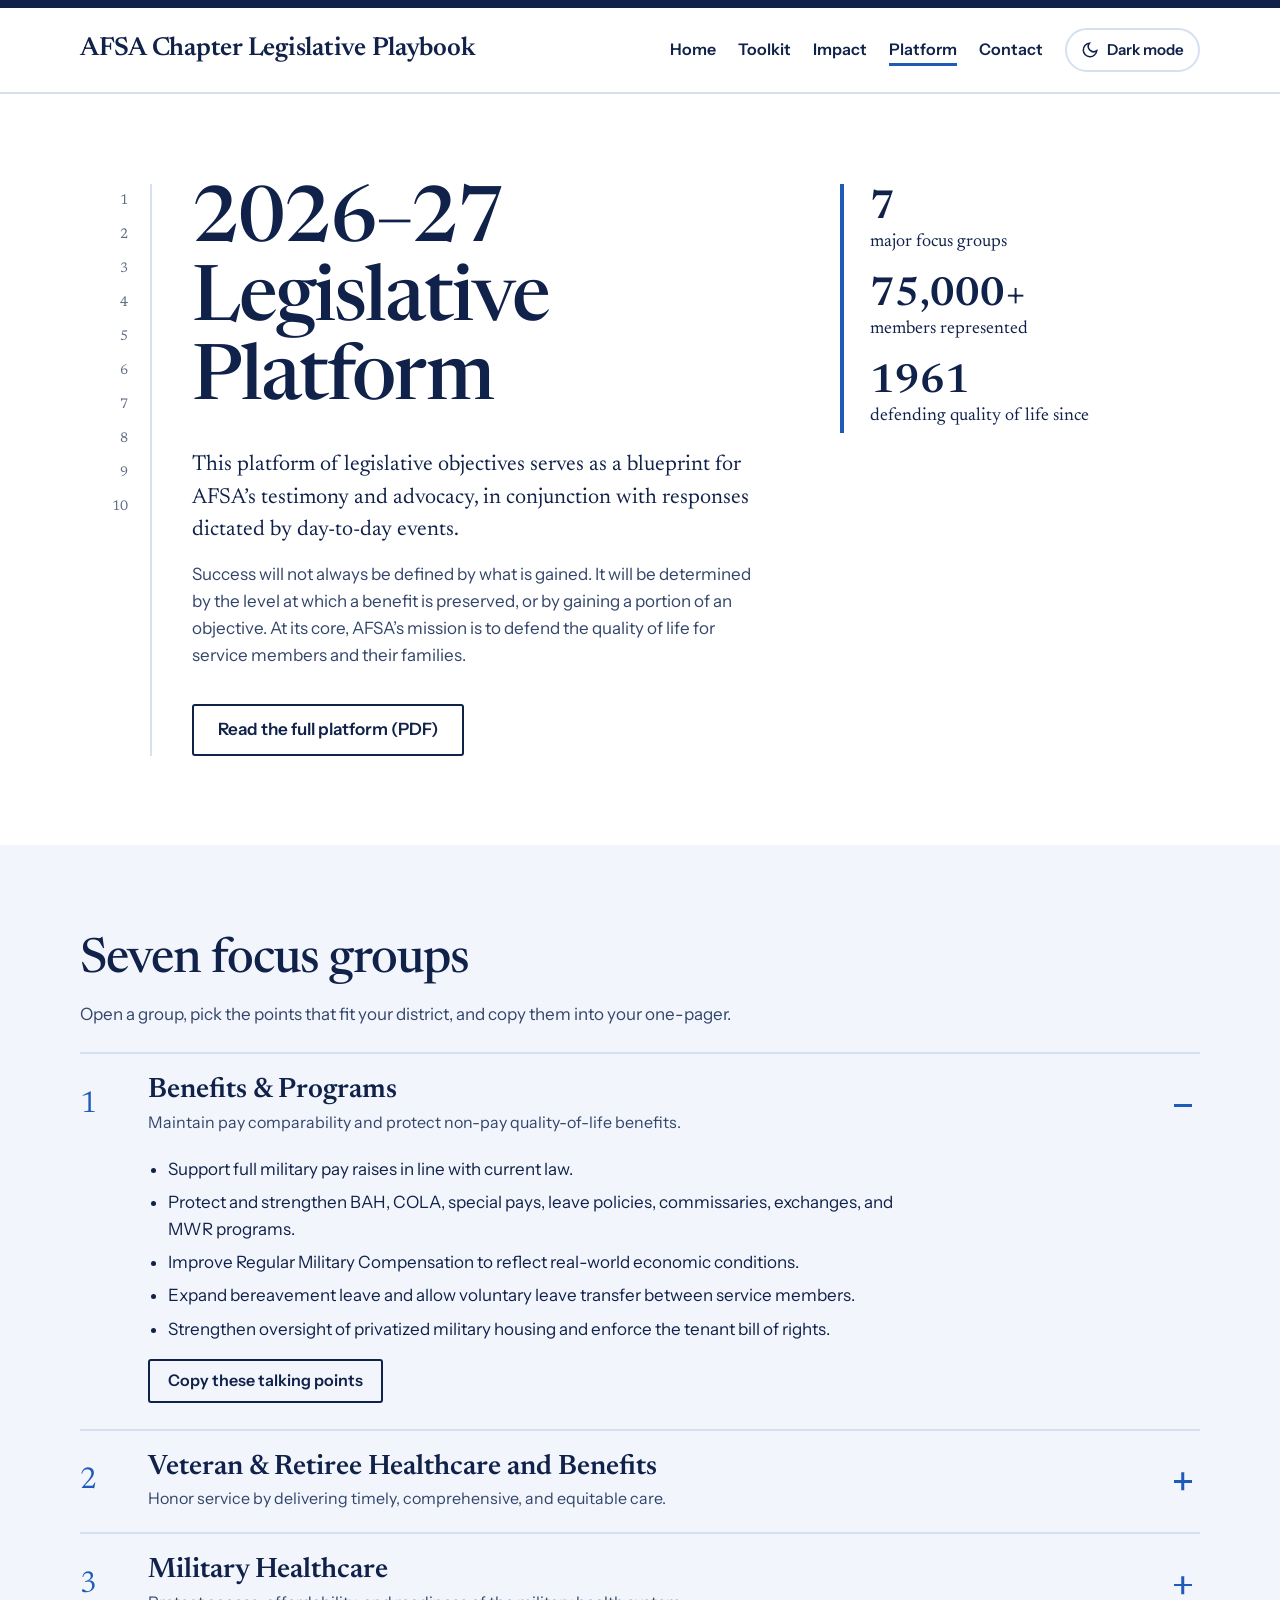
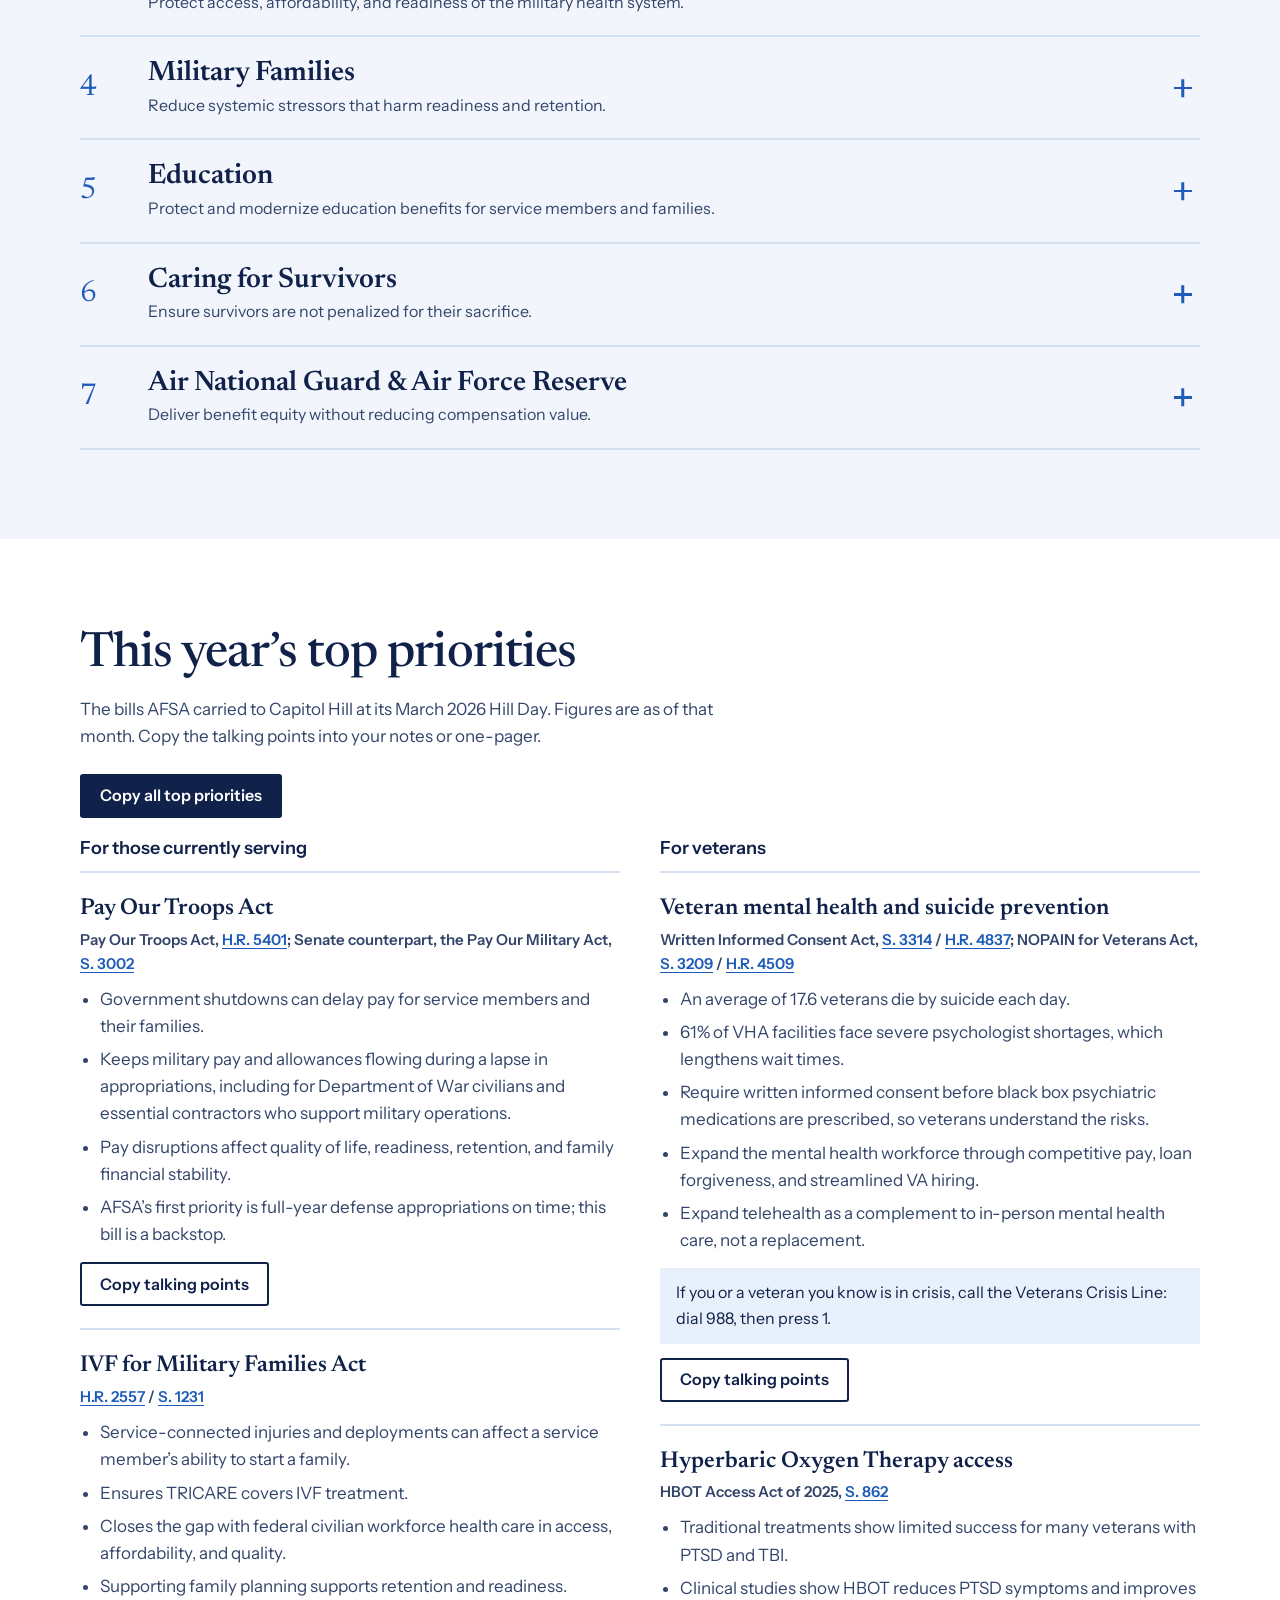
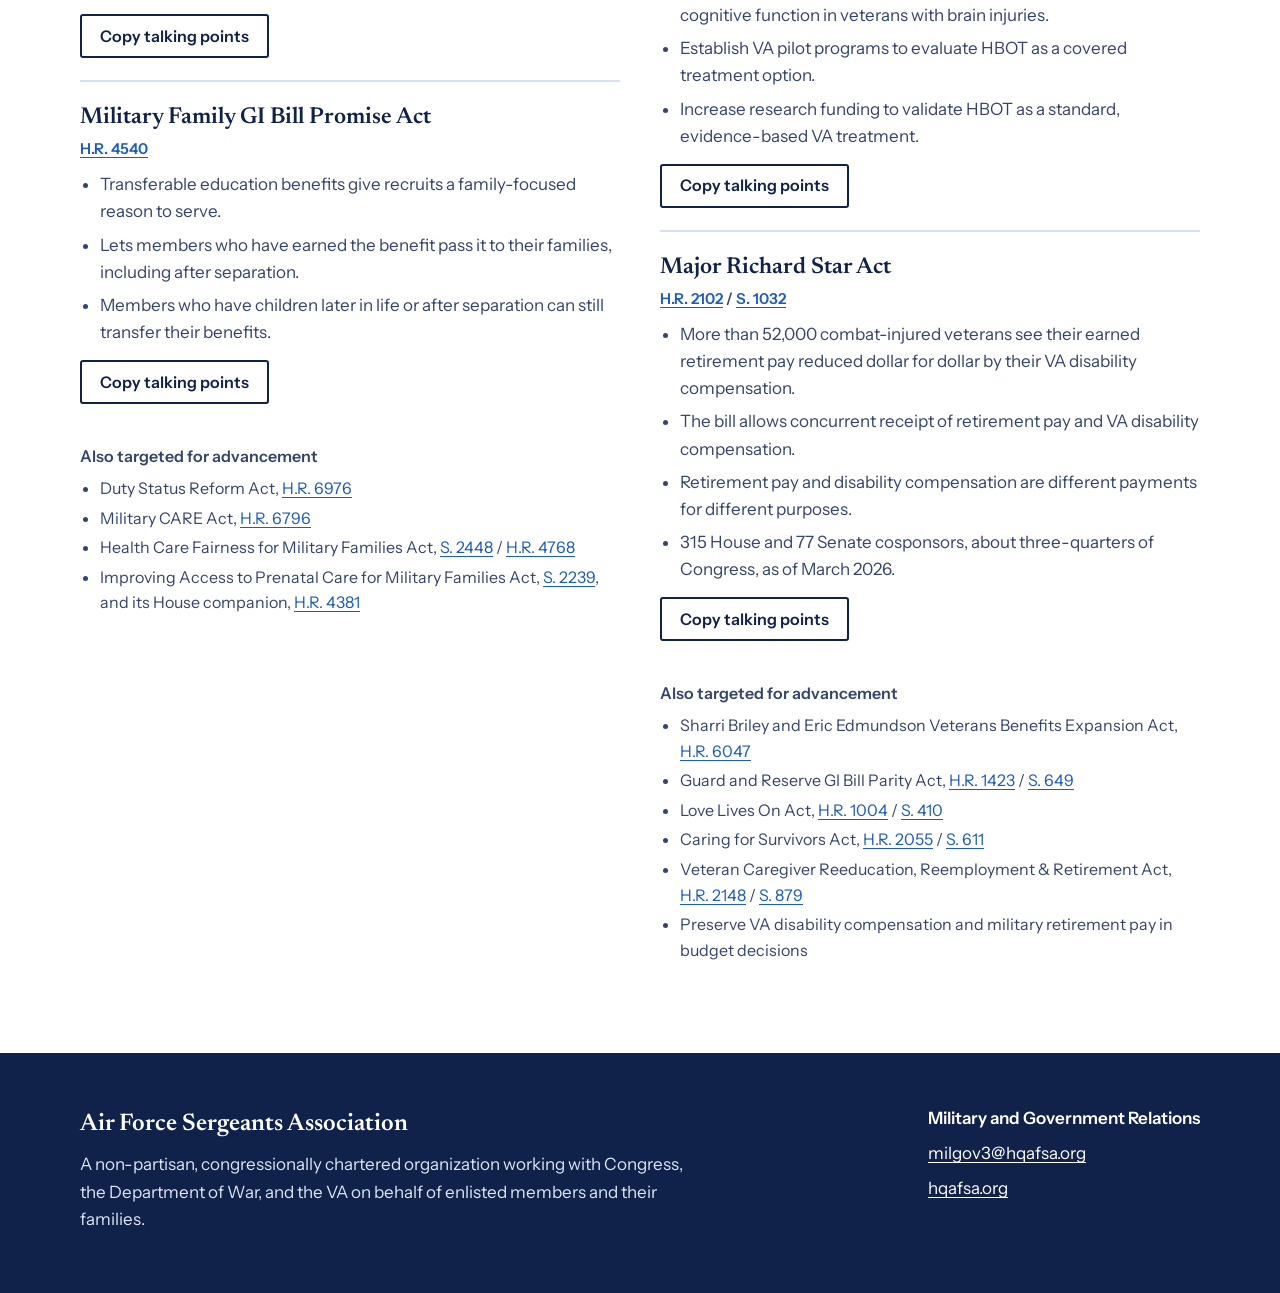
<file: platform.html>
<!doctype html>
<html lang="en">
<head>
<meta charset="utf-8">
<meta name="viewport" content="width=device-width, initial-scale=1">
<meta http-equiv="Content-Security-Policy" content="default-src 'none'; script-src 'self' 'sha256-36Bm3RalyIdx6kdLkrFnpWBTd+VpUTSXhAzYhIEmRVQ='; style-src 'self'; font-src 'self'; img-src 'self'; connect-src 'none'; manifest-src 'self'; base-uri 'self'; form-action https://ziplook.house.gov; upgrade-insecure-requests">
<meta name="referrer" content="strict-origin-when-cross-origin">
<title>2026–27 Legislative Platform | AFSA Chapter Legislative Playbook</title>
<meta name="description" content="AFSA’s seven focus groups and this year’s top bills for currently serving members and veterans, with talking points chapters can copy.">
<link rel="canonical" href="https://afsa-legislative.github.io/platform.html">
<meta name="theme-color" content="#10214A">
<meta property="og:type" content="website">
<meta property="og:site_name" content="AFSA Chapter Legislative Playbook">
<meta property="og:title" content="2026–27 Legislative Platform | AFSA Chapter Legislative Playbook">
<meta property="og:description" content="AFSA’s seven focus groups and this year’s top bills for currently serving members and veterans, with talking points chapters can copy.">
<meta property="og:url" content="https://afsa-legislative.github.io/platform.html">
<meta property="og:image" content="https://afsa-legislative.github.io/assets/img/og-card.png">
<meta property="og:image:width" content="1200">
<meta property="og:image:height" content="630">
<meta property="og:image:alt" content="AFSA Chapter Legislative Playbook: What AFSA asked Congress for, and what changed.">
<meta name="twitter:card" content="summary_large_image">
<link rel="icon" href="assets/img/favicon.svg" type="image/svg+xml">
<link rel="apple-touch-icon" href="assets/img/apple-touch-icon.png">
<link rel="preload" href="assets/fonts/newsreader-latin-opsz-normal.woff2" as="font" type="font/woff2" crossorigin>
<link rel="preload" href="assets/fonts/instrument-sans-latin-wght-normal.woff2" as="font" type="font/woff2" crossorigin>
<script src="assets/js/theme.js"></script>
<link rel="stylesheet" href="assets/css/site.css">
<script src="assets/js/site.js" defer></script>
<script type="application/ld+json">{"@context": "https://schema.org", "@type": "WebPage", "name": "2026–27 Legislative Platform | AFSA Chapter Legislative Playbook", "url": "https://afsa-legislative.github.io/platform.html", "description": "AFSA’s seven focus groups and this year’s top bills for currently serving members and veterans, with talking points chapters can copy.", "isPartOf": {"@type": "WebSite", "name": "AFSA Chapter Legislative Playbook", "url": "https://afsa-legislative.github.io/"}, "publisher": {"@type": "Organization", "name": "Air Force Sergeants Association", "url": "https://www.hqafsa.org/"}}</script>
</head>
<body>
<a class="skip" href="#main">Skip to main content</a>
<div class="topbar" aria-hidden="true"></div>
<header class="site-head">
  <div class="wrap">
    <a class="brand" href="index.html">AFSA Chapter Legislative Playbook</a>
    <div class="head-right">
      <nav class="nav" aria-label="Main">
        <ul>
          <li><a href="index.html">Home</a></li>
          <li><a href="toolkit.html">Toolkit</a></li>
          <li><a href="impact.html">Impact</a></li>
          <li><a href="platform.html" aria-current="page">Platform</a></li>
          <li><a href="contact.html">Contact</a></li>
        </ul>
      </nav>
      <button class="theme-toggle" id="themeToggle" type="button" aria-pressed="false" hidden>
        <svg class="i-moon" width="18" height="18" viewBox="0 0 24 24" fill="none" stroke="currentColor" stroke-width="2" aria-hidden="true" focusable="false"><path d="M21 12.8A9 9 0 1 1 11.2 3a7 7 0 0 0 9.8 9.8z"/></svg>
        <svg class="i-sun" width="18" height="18" viewBox="0 0 24 24" fill="none" stroke="currentColor" stroke-width="2" aria-hidden="true" focusable="false"><circle cx="12" cy="12" r="4"/><path d="M12 2v2M12 20v2M4.9 4.9l1.4 1.4M17.7 17.7l1.4 1.4M2 12h2M20 12h2M4.9 19.1l1.4-1.4M17.7 6.3l1.4-1.4"/></svg>
        <span>Dark mode</span>
      </button>
    </div>
  </div>
</header>
<main id="main">
  <section class="section" aria-labelledby="pl-h1">
    <div class="wrap rowrail">
      <div class="rail" aria-hidden="true">1
2
3
4
5
6
7
8
9
10</div>
      <div class="hero">
        <div>
          <h1 id="pl-h1" class="display h1">2026–27 Legislative Platform</h1>
          <p class="lede">This platform of legislative objectives serves as a blueprint for AFSA’s testimony and advocacy, in conjunction with responses dictated by day-to-day events.</p>
          <p class="intro">Success will not always be defined by what is gained. It will be determined by the level at which a benefit is preserved, or by gaining a portion of an objective. At its core, AFSA’s mission is to defend the quality of life for service members and their families.</p>
          <div class="btns"><a class="btn ghost" href="https://www.hqafsa.org/uploads/3/8/9/1/38911523/2026-27_legislative_platform.pdf">Read the full platform (PDF)</a></div>
        </div>
        <div class="facts" role="group" aria-label="Platform at a glance">
          <p><b>7</b>major focus groups</p>
          <p><b>75,000+</b>members represented</p>
          <p><b>1961</b>defending quality of life since</p>
        </div>
      </div>
    </div>
  </section>

  <section class="section alt" aria-labelledby="fg-h2">
    <div class="wrap">
      <h2 id="fg-h2" class="display h2">Seven focus groups</h2>
      <p class="intro mb-md">Open a group, pick the points that fit your district, and copy them into your one-pager.</p>

      <details class="focus" open><summary><span class="i" aria-hidden="true">1</span><span><span class="t">Benefits &amp; Programs</span><span class="g">Maintain pay comparability and protect non-pay quality-of-life benefits.</span></span><span class="mk" aria-hidden="true"></span></summary><div class="body"><ul>
        <li>Support full military pay raises in line with current law.</li>
        <li>Protect and strengthen BAH, COLA, special pays, leave policies, commissaries, exchanges, and MWR programs.</li>
        <li>Improve Regular Military Compensation to reflect real-world economic conditions.</li>
        <li>Expand bereavement leave and allow voluntary leave transfer between service members.</li>
        <li>Strengthen oversight of privatized military housing and enforce the tenant bill of rights.</li>
      </ul><button class="btn ghost sm" type="button" data-copy-focus hidden>Copy these talking points</button></div></details>

      <details class="focus"><summary><span class="i" aria-hidden="true">2</span><span><span class="t">Veteran &amp; Retiree Healthcare and Benefits</span><span class="g">Honor service by delivering timely, comprehensive, and equitable care.</span></span><span class="mk" aria-hidden="true"></span></summary><div class="body"><ul>
        <li>Improve access to VA healthcare, reduce claims backlogs, and fully fund ancillary support programs.</li>
        <li>Extend concurrent receipt to all disabled retirees, ending the offset of earned benefits.</li>
        <li>Support full implementation of the PACT Act to ensure veterans exposed to toxic substances receive timely and complete benefits.</li>
        <li>Expand access to Hyperbaric Oxygen Therapy (HBOT) for treatment of persistent TBI and PTSD/PTSI.</li>
        <li>Strengthen suicide prevention efforts through research, treatment access, and caregiver support.</li>
        <li>Ensure women veterans receive equitable access to high-quality, gender-specific care.</li>
        <li>Ensure veterans have access to emerging and alternative therapies, including psychedelic-assisted treatments, under strict medical supervision, with full informed consent, safety protocols, and evidence-based evaluation.</li>
        <li>Guarantee veterans’ right to informed consent across all treatment options, with clear disclosure of risks, benefits, alternatives, and the voluntary nature of participation in any medical or therapeutic intervention.</li>
      </ul><button class="btn ghost sm" type="button" data-copy-focus hidden>Copy these talking points</button></div></details>

      <details class="focus"><summary><span class="i" aria-hidden="true">3</span><span><span class="t">Military Healthcare</span><span class="g">Protect access, affordability, and readiness of the military health system.</span></span><span class="mk" aria-hidden="true"></span></summary><div class="body"><ul>
        <li>Preserve earned TRICARE benefits and oppose fee increases and higher pharmacy copays.</li>
        <li>Expand access to healthcare benefits to not fall behind the private sector and other federal employees.</li>
        <li>Ensure any military medical billet reductions or MTF restructuring do not reduce access or shift costs onto families.</li>
        <li>Allow pre-tax payment of health, dental, and long-term care premiums to reduce out-of-pocket burden.</li>
        <li>Expand access to TRICARE Reserve Select, including for Air Reserve Technicians.</li>
      </ul><button class="btn ghost sm" type="button" data-copy-focus hidden>Copy these talking points</button></div></details>

      <details class="focus"><summary><span class="i" aria-hidden="true">4</span><span><span class="t">Military Families</span><span class="g">Reduce systemic stressors that harm readiness and retention.</span></span><span class="mk" aria-hidden="true"></span></summary><div class="body"><ul>
        <li>Expand access to affordable, high-quality childcare aligned with operational realities.</li>
        <li>Strengthen military spouse employment programs and eliminate PCS-driven licensure barriers.</li>
        <li>Promote policies that accommodate military lifestyles, including tax and payment flexibility.</li>
        <li>Preserve Impact Aid to ensure military-connected children receive consistent educational support.</li>
      </ul><button class="btn ghost sm" type="button" data-copy-focus hidden>Copy these talking points</button></div></details>

      <details class="focus"><summary><span class="i" aria-hidden="true">5</span><span><span class="t">Education</span><span class="g">Protect and modernize education benefits for service members and families.</span></span><span class="mk" aria-hidden="true"></span></summary><div class="body"><ul>
        <li>Fully fund MilTA, MyCAA, and GI Bill programs and preserve benefit transferability.</li>
        <li>Ensure all components of the Total Force have equitable access to federal tuition assistance.</li>
        <li>Improve credit transfer and prior learning recognition to reduce time-to-degree and cost.</li>
        <li>Focus on empowering the Airman for future success before, during, and after transition.</li>
      </ul><button class="btn ghost sm" type="button" data-copy-focus hidden>Copy these talking points</button></div></details>

      <details class="focus"><summary><span class="i" aria-hidden="true">6</span><span><span class="t">Caring for Survivors</span><span class="g">Ensure survivors are not penalized for their sacrifice.</span></span><span class="mk" aria-hidden="true"></span></summary><div class="body"><ul>
        <li>Allow surviving spouses to receive the full final month of retired pay.</li>
        <li>Permit DIC recipients to remarry at age 55 without loss of benefits.</li>
        <li>Protect survivor benefits from offsets or erosion under budgetary pressures.</li>
      </ul><button class="btn ghost sm" type="button" data-copy-focus hidden>Copy these talking points</button></div></details>

      <details class="focus"><summary><span class="i" aria-hidden="true">7</span><span><span class="t">Air National Guard &amp; Air Force Reserve</span><span class="g">Deliver benefit equity without reducing compensation value.</span></span><span class="mk" aria-hidden="true"></span></summary><div class="body"><ul>
        <li>Credit all post-9/11 active-duty service toward Guard and Reserve early retirement.</li>
        <li>Reduce the retirement age and remove caps on creditable inactive duty points.</li>
        <li>Expand education benefits for Guard members and dual-status technicians.</li>
        <li>Reform duty status authorities to ensure compensation, benefits, and protections match service performed.</li>
      </ul><button class="btn ghost sm" type="button" data-copy-focus hidden>Copy these talking points</button></div></details>
    </div>
  </section>

  <section class="section" aria-labelledby="hd-h2">
    <div class="wrap">
      <h2 id="hd-h2" class="display h2">This year’s top priorities</h2>
      <p class="intro mb-md">The bills AFSA carried to Capitol Hill at its March 2026 Hill Day. Figures are as of that month. Copy the talking points into your notes or one-pager.</p>
      <div class="prio-actions"><button class="btn sm" type="button" data-copy-prio-all hidden>Copy all top priorities</button></div>
      <div class="cols2 prio-grid">
        <div class="prio">
          <h3 class="label">For those currently serving</h3>
          <article class="prio-item">
            <h4>Pay Our Troops Act</h4>
            <p class="bill">Pay Our Troops Act, <a href="https://www.congress.gov/bill/119th-congress/house-bill/5401">H.R. 5401</a>; Senate counterpart, the Pay Our Military Act, <a href="https://www.congress.gov/bill/119th-congress/senate-bill/3002">S. 3002</a></p>
            <ul class="points">
              <li>Government shutdowns can delay pay for service members and their families.</li>
              <li>Keeps military pay and allowances flowing during a lapse in appropriations, including for Department of War civilians and essential contractors who support military operations.</li>
              <li>Pay disruptions affect quality of life, readiness, retention, and family financial stability.</li>
              <li>AFSA’s first priority is full-year defense appropriations on time; this bill is a backstop.</li>
            </ul>
            <button class="btn ghost sm" type="button" data-copy-prio hidden>Copy talking points</button>
          </article>
          <article class="prio-item">
            <h4>IVF for Military Families Act</h4>
            <p class="bill"><a href="https://www.congress.gov/bill/119th-congress/house-bill/2557">H.R. 2557</a> / <a href="https://www.congress.gov/bill/119th-congress/senate-bill/1231">S. 1231</a></p>
            <ul class="points">
              <li>Service-connected injuries and deployments can affect a service member’s ability to start a family.</li>
              <li>Ensures TRICARE covers IVF treatment.</li>
              <li>Closes the gap with federal civilian workforce health care in access, affordability, and quality.</li>
              <li>Supporting family planning supports retention and readiness.</li>
            </ul>
            <button class="btn ghost sm" type="button" data-copy-prio hidden>Copy talking points</button>
          </article>
          <article class="prio-item">
            <h4>Military Family GI Bill Promise Act</h4>
            <p class="bill"><a href="https://www.congress.gov/bill/119th-congress/house-bill/4540">H.R. 4540</a></p>
            <ul class="points">
              <li>Transferable education benefits give recruits a family-focused reason to serve.</li>
              <li>Lets members who have earned the benefit pass it to their families, including after separation.</li>
              <li>Members who have children later in life or after separation can still transfer their benefits.</li>
            </ul>
            <button class="btn ghost sm" type="button" data-copy-prio hidden>Copy talking points</button>
          </article>
          <div class="also"><p class="strong">Also targeted for advancement</p><ul>
            <li>Duty Status Reform Act, <a href="https://www.congress.gov/bill/119th-congress/house-bill/6976">H.R. 6976</a></li>
            <li>Military CARE Act, <a href="https://www.congress.gov/bill/119th-congress/house-bill/6796">H.R. 6796</a></li>
            <li>Health Care Fairness for Military Families Act, <a href="https://www.congress.gov/bill/119th-congress/senate-bill/2448">S. 2448</a> / <a href="https://www.congress.gov/bill/119th-congress/house-bill/4768">H.R. 4768</a></li>
            <li>Improving Access to Prenatal Care for Military Families Act, <a href="https://www.congress.gov/bill/119th-congress/senate-bill/2239">S. 2239</a>, and its House companion, <a href="https://www.congress.gov/bill/119th-congress/house-bill/4381">H.R. 4381</a></li>
          </ul></div>
        </div>
        <div class="prio">
          <h3 class="label">For veterans</h3>
          <article class="prio-item">
            <h4>Veteran mental health and suicide prevention</h4>
            <p class="bill">Written Informed Consent Act, <a href="https://www.congress.gov/bill/119th-congress/senate-bill/3314">S. 3314</a> / <a href="https://www.congress.gov/bill/119th-congress/house-bill/4837">H.R. 4837</a>; NOPAIN for Veterans Act, <a href="https://www.congress.gov/bill/119th-congress/senate-bill/3209">S. 3209</a> / <a href="https://www.congress.gov/bill/119th-congress/house-bill/4509">H.R. 4509</a></p>
            <ul class="points">
              <li>An average of 17.6 veterans die by suicide each day.</li>
              <li>61% of VHA facilities face severe psychologist shortages, which lengthens wait times.</li>
              <li>Require written informed consent before black box psychiatric medications are prescribed, so veterans understand the risks.</li>
              <li>Expand the mental health workforce through competitive pay, loan forgiveness, and streamlined VA hiring.</li>
              <li>Expand telehealth as a complement to in-person mental health care, not a replacement.</li>
            </ul>
            <p class="crisis">If you or a veteran you know is in crisis, call the Veterans Crisis Line: dial 988, then press 1.</p>
            <button class="btn ghost sm" type="button" data-copy-prio hidden>Copy talking points</button>
          </article>
          <article class="prio-item">
            <h4>Hyperbaric Oxygen Therapy access</h4>
            <p class="bill">HBOT Access Act of 2025, <a href="https://www.congress.gov/bill/119th-congress/senate-bill/862">S. 862</a></p>
            <ul class="points">
              <li>Traditional treatments show limited success for many veterans with PTSD and TBI.</li>
              <li>Clinical studies show HBOT reduces PTSD symptoms and improves cognitive function in veterans with brain injuries.</li>
              <li>Establish VA pilot programs to evaluate HBOT as a covered treatment option.</li>
              <li>Increase research funding to validate HBOT as a standard, evidence-based VA treatment.</li>
            </ul>
            <button class="btn ghost sm" type="button" data-copy-prio hidden>Copy talking points</button>
          </article>
          <article class="prio-item">
            <h4>Major Richard Star Act</h4>
            <p class="bill"><a href="https://www.congress.gov/bill/119th-congress/house-bill/2102">H.R. 2102</a> / <a href="https://www.congress.gov/bill/119th-congress/senate-bill/1032">S. 1032</a></p>
            <ul class="points">
              <li>More than 52,000 combat-injured veterans see their earned retirement pay reduced dollar for dollar by their VA disability compensation.</li>
              <li>The bill allows concurrent receipt of retirement pay and VA disability compensation.</li>
              <li>Retirement pay and disability compensation are different payments for different purposes.</li>
              <li>315 House and 77 Senate cosponsors, about three-quarters of Congress, as of March 2026.</li>
            </ul>
            <button class="btn ghost sm" type="button" data-copy-prio hidden>Copy talking points</button>
          </article>
          <div class="also"><p class="strong">Also targeted for advancement</p><ul>
            <li>Sharri Briley and Eric Edmundson Veterans Benefits Expansion Act, <a href="https://www.congress.gov/bill/119th-congress/house-bill/6047">H.R. 6047</a></li>
            <li>Guard and Reserve GI Bill Parity Act, <a href="https://www.congress.gov/bill/119th-congress/house-bill/1423">H.R. 1423</a> / <a href="https://www.congress.gov/bill/119th-congress/senate-bill/649">S. 649</a></li>
            <li>Love Lives On Act, <a href="https://www.congress.gov/bill/119th-congress/house-bill/1004">H.R. 1004</a> / <a href="https://www.congress.gov/bill/119th-congress/senate-bill/410">S. 410</a></li>
            <li>Caring for Survivors Act, <a href="https://www.congress.gov/bill/119th-congress/house-bill/2055">H.R. 2055</a> / <a href="https://www.congress.gov/bill/119th-congress/senate-bill/611">S. 611</a></li>
            <li>Veteran Caregiver Reeducation, Reemployment &amp; Retirement Act, <a href="https://www.congress.gov/bill/119th-congress/house-bill/2148">H.R. 2148</a> / <a href="https://www.congress.gov/bill/119th-congress/senate-bill/879">S. 879</a></li>
            <li>Preserve VA disability compensation and military retirement pay in budget decisions</li>
          </ul></div>
        </div>
      </div>
    </div>
  </section>
</main>
<footer class="foot">
  <div class="wrap">
    <div>
      <p class="name">Air Force Sergeants Association</p>
      <p class="sm">A non-partisan, congressionally chartered organization working with Congress, the Department of War, and the VA on behalf of enlisted members and their families.</p>
    </div>
    <div>
      <p class="strong">Military and Government Relations</p>
      <p class="sm"><a href="mailto:milgov3@hqafsa.org">milgov3@hqafsa.org</a></p>
      <p class="sm"><a href="https://www.hqafsa.org/">hqafsa.org</a></p>
    </div>
  </div>
</footer>
</body>
</html>
</file>
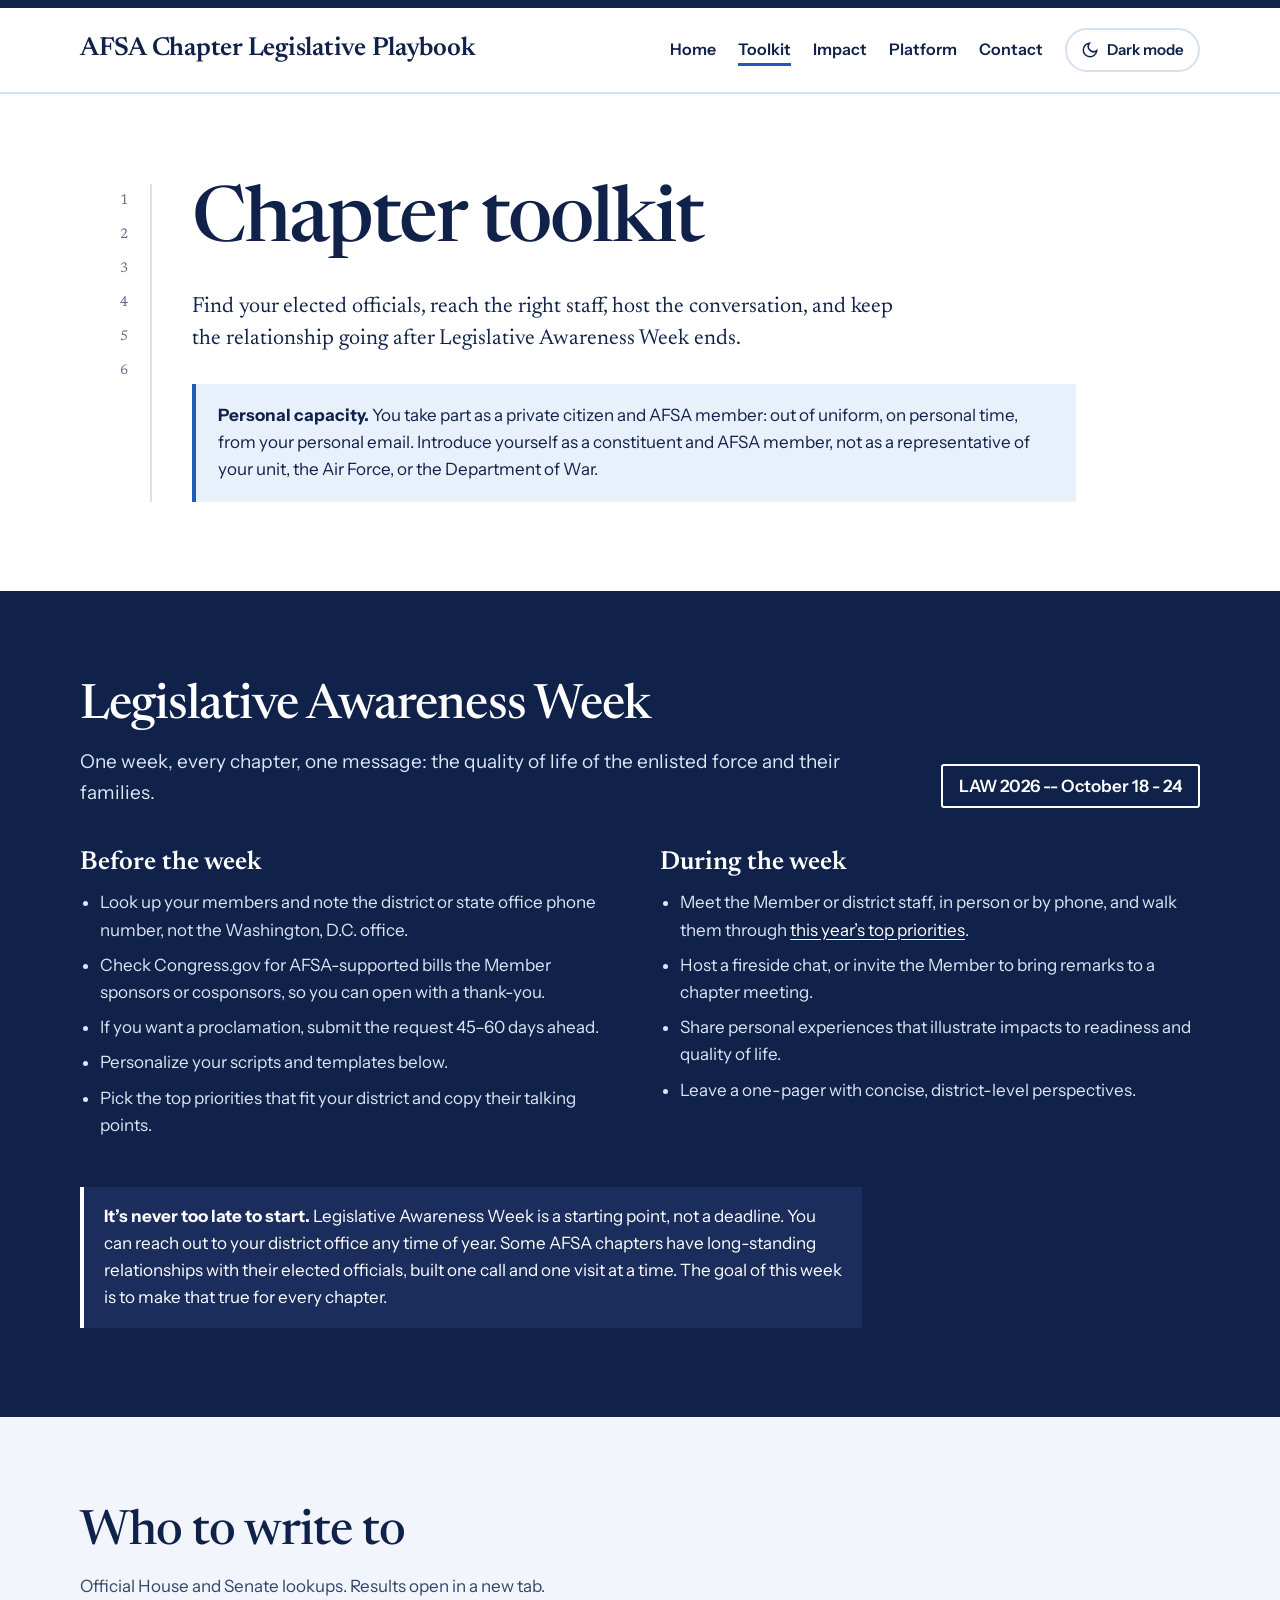
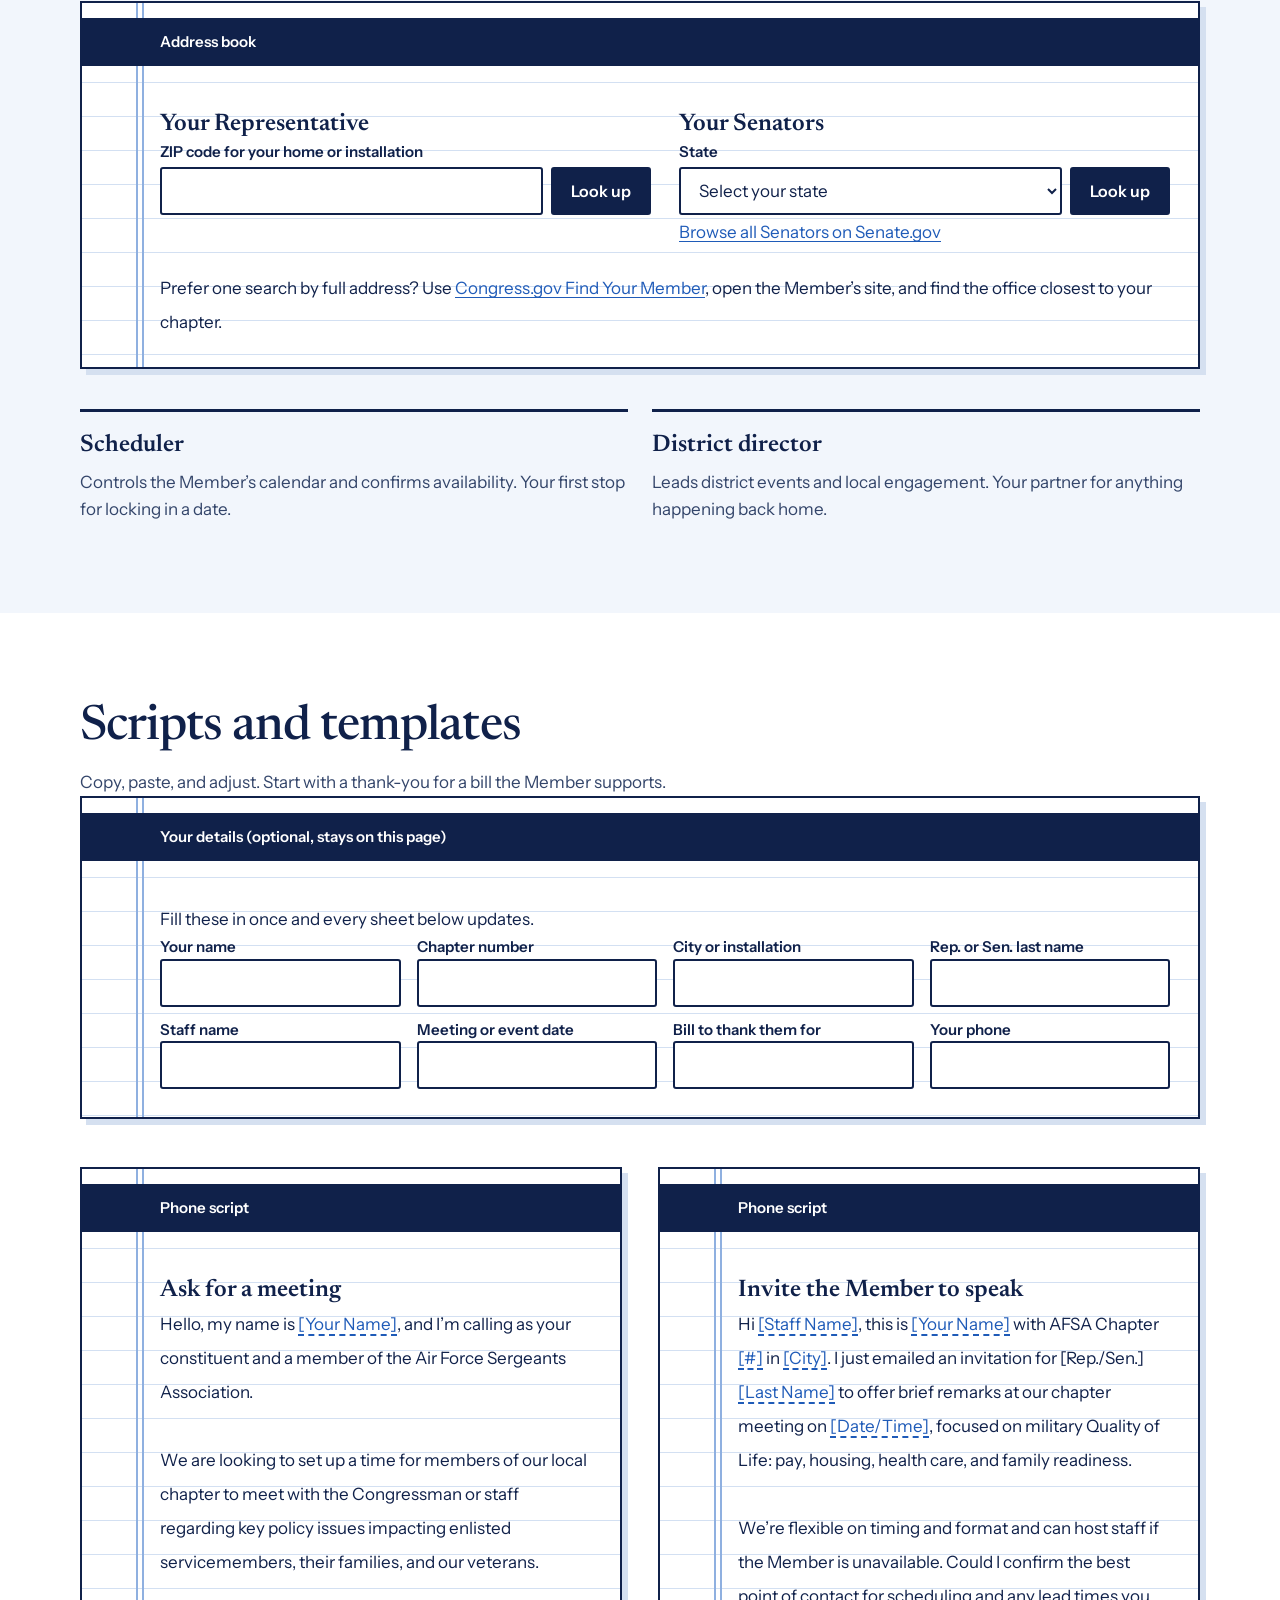
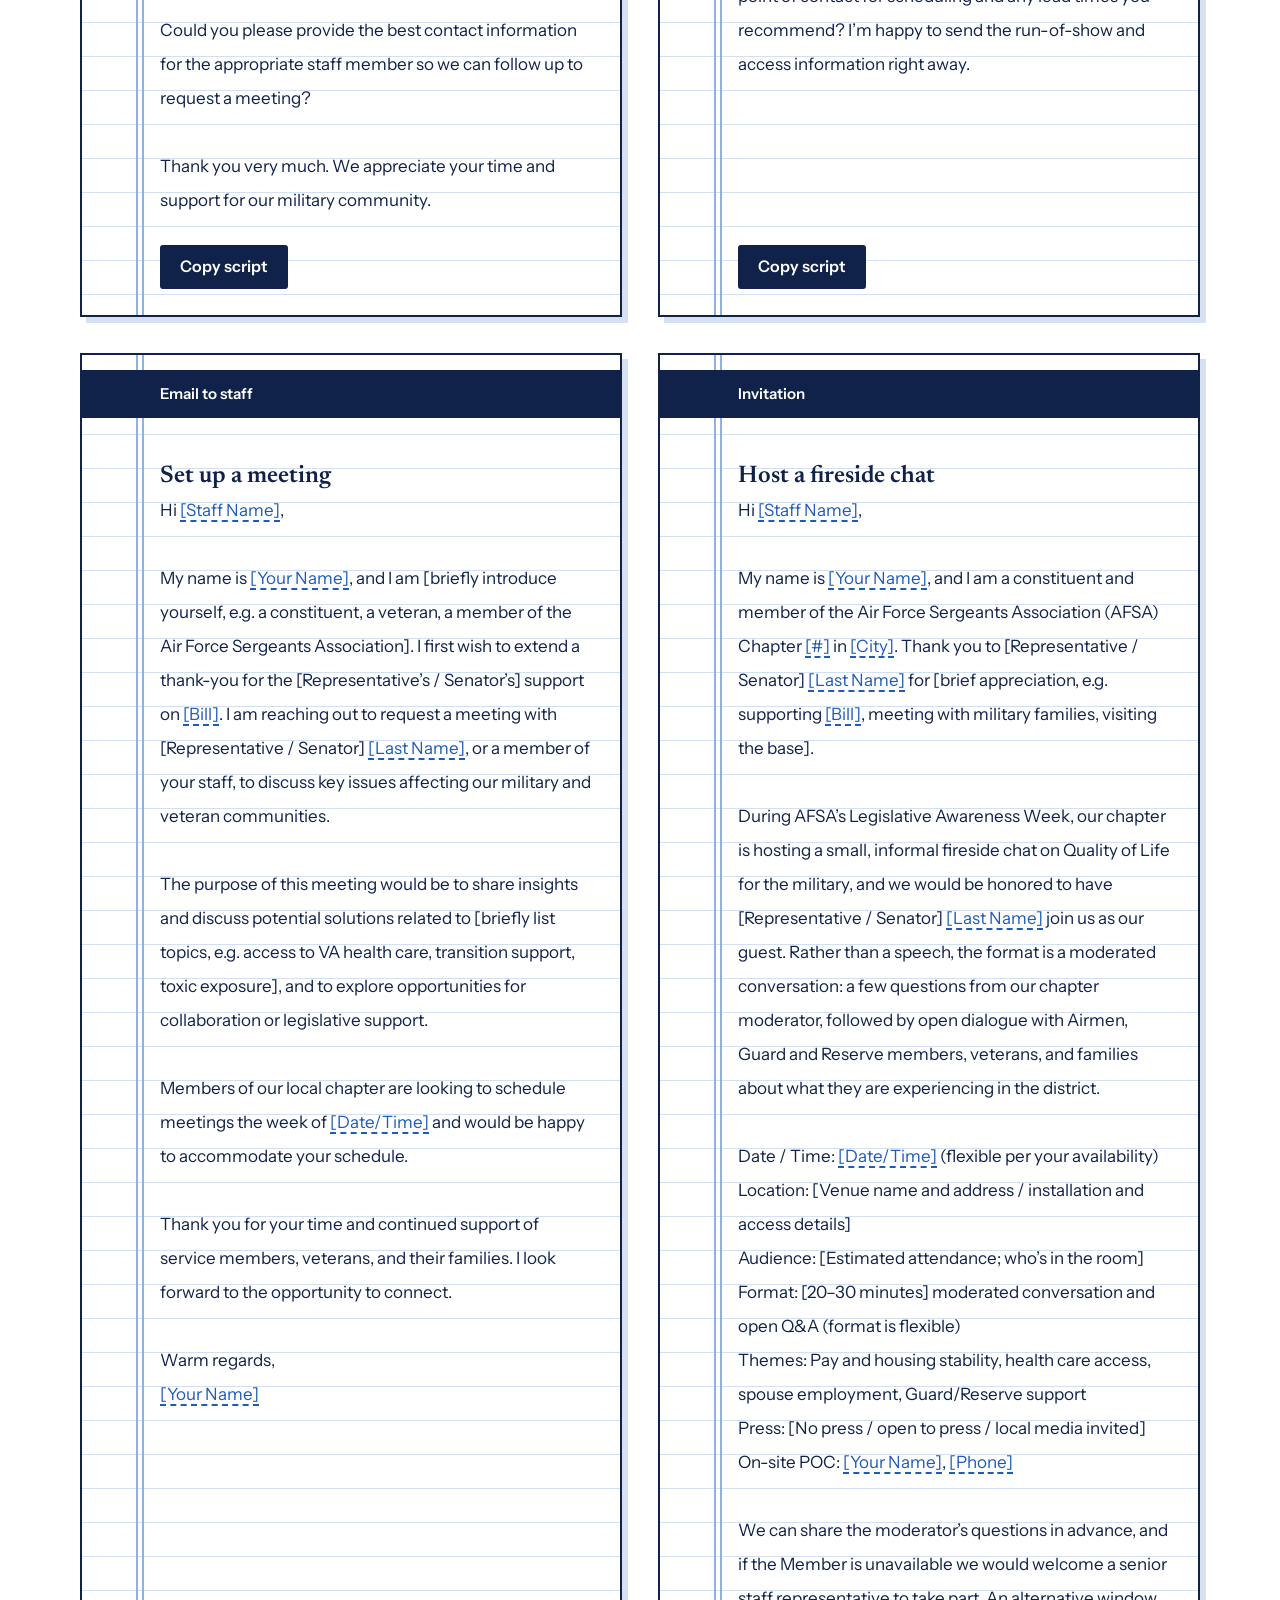
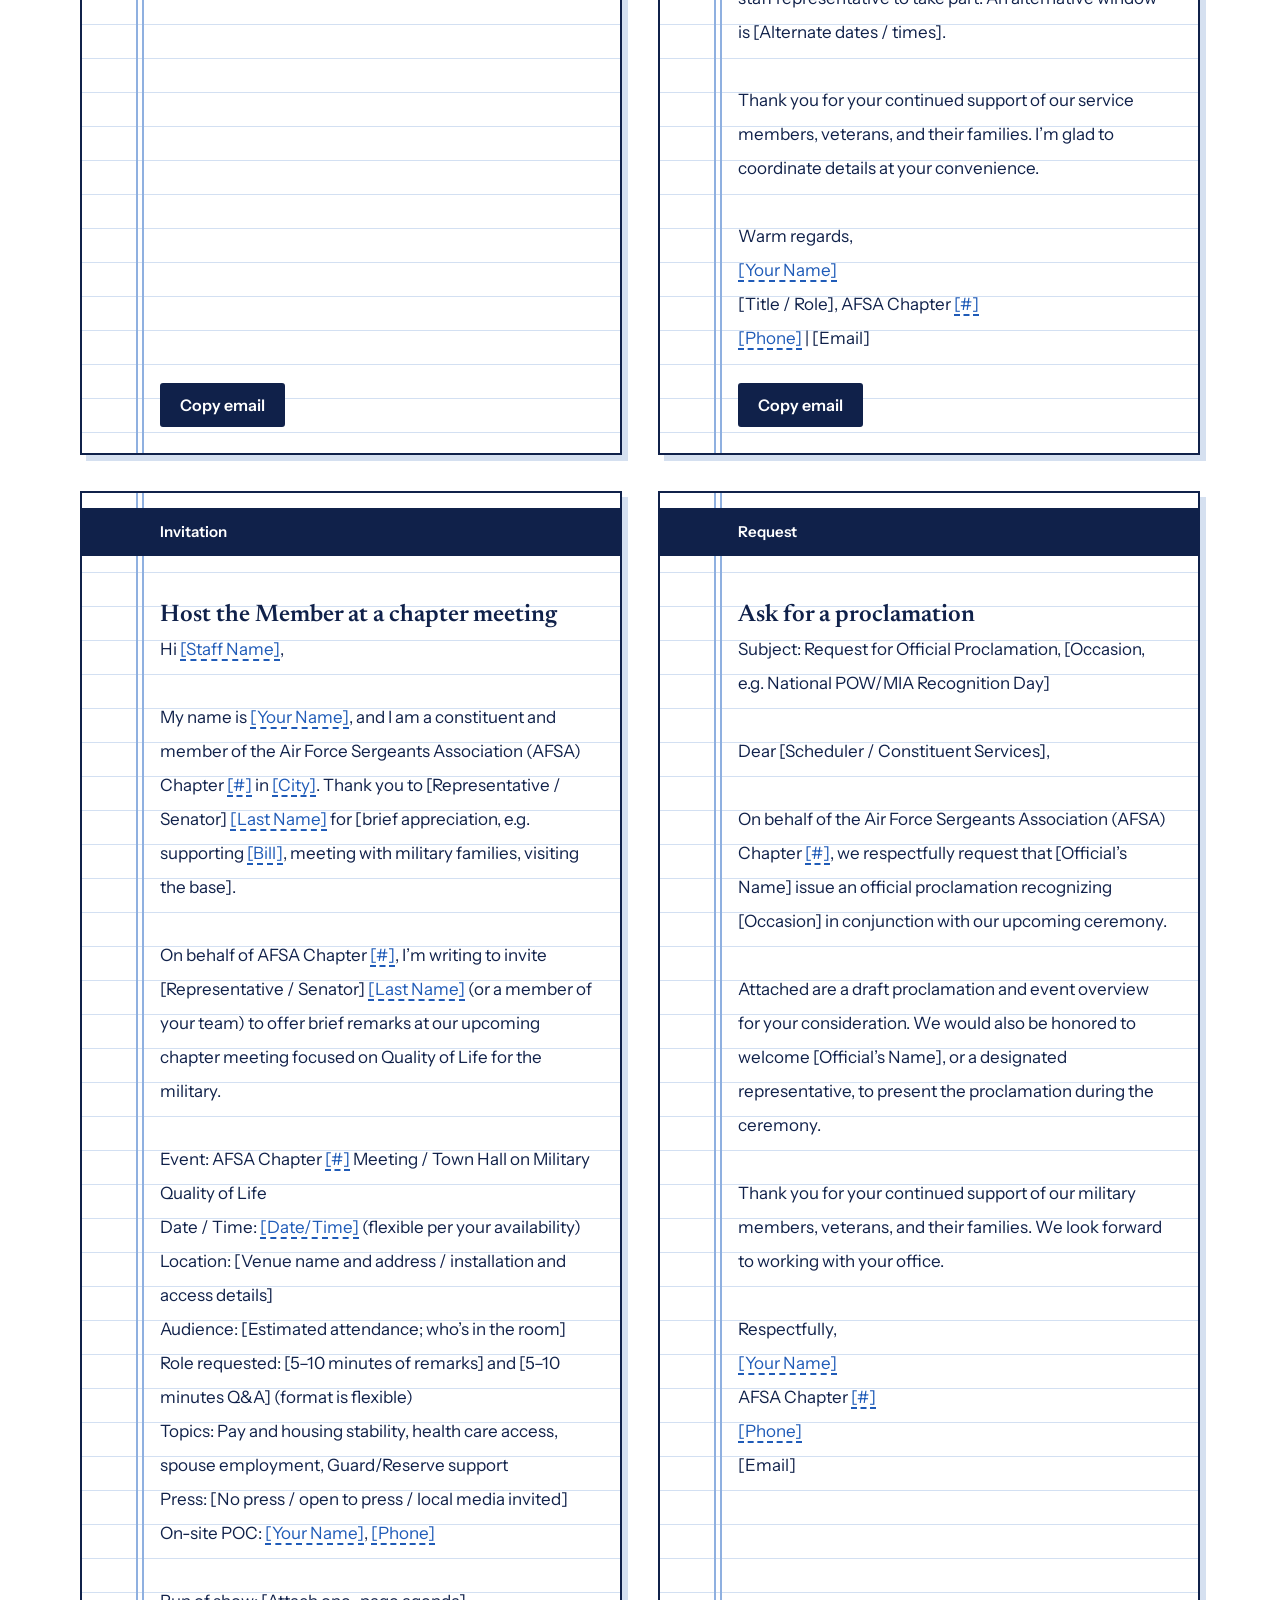
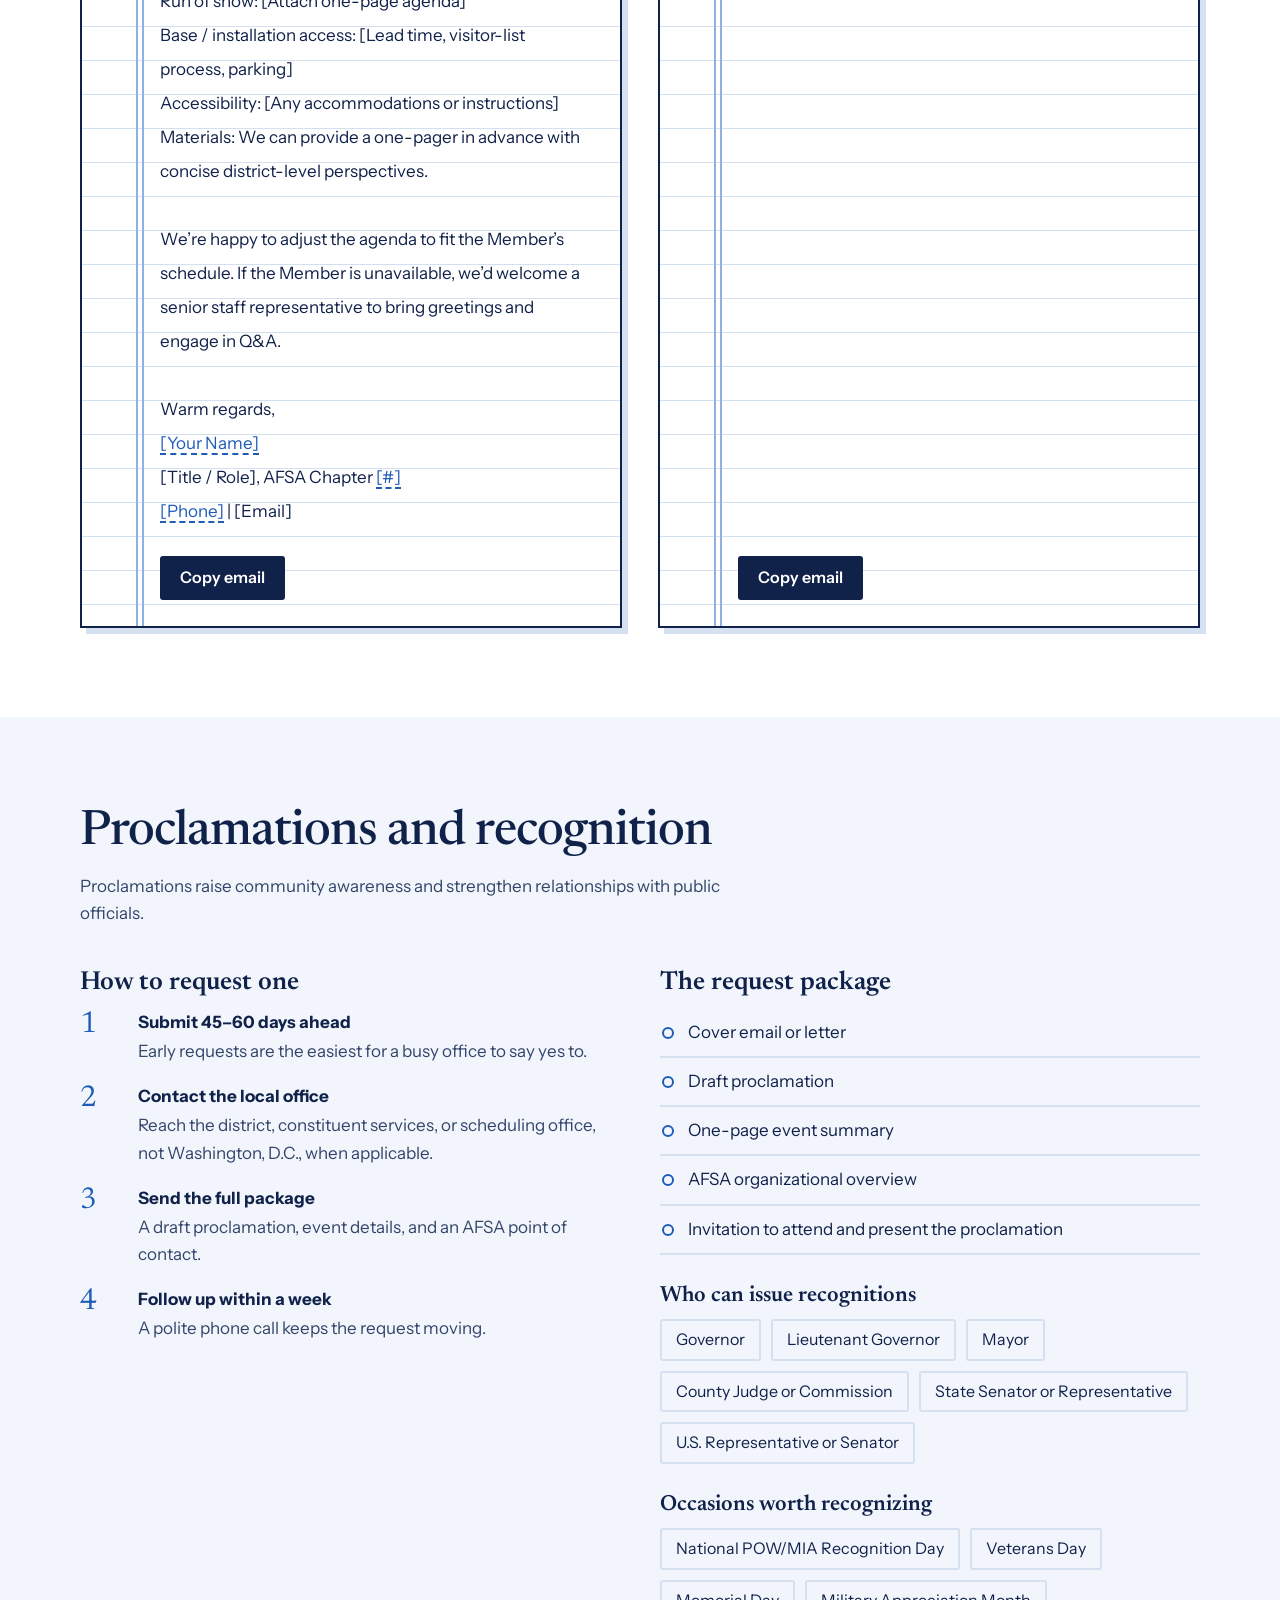
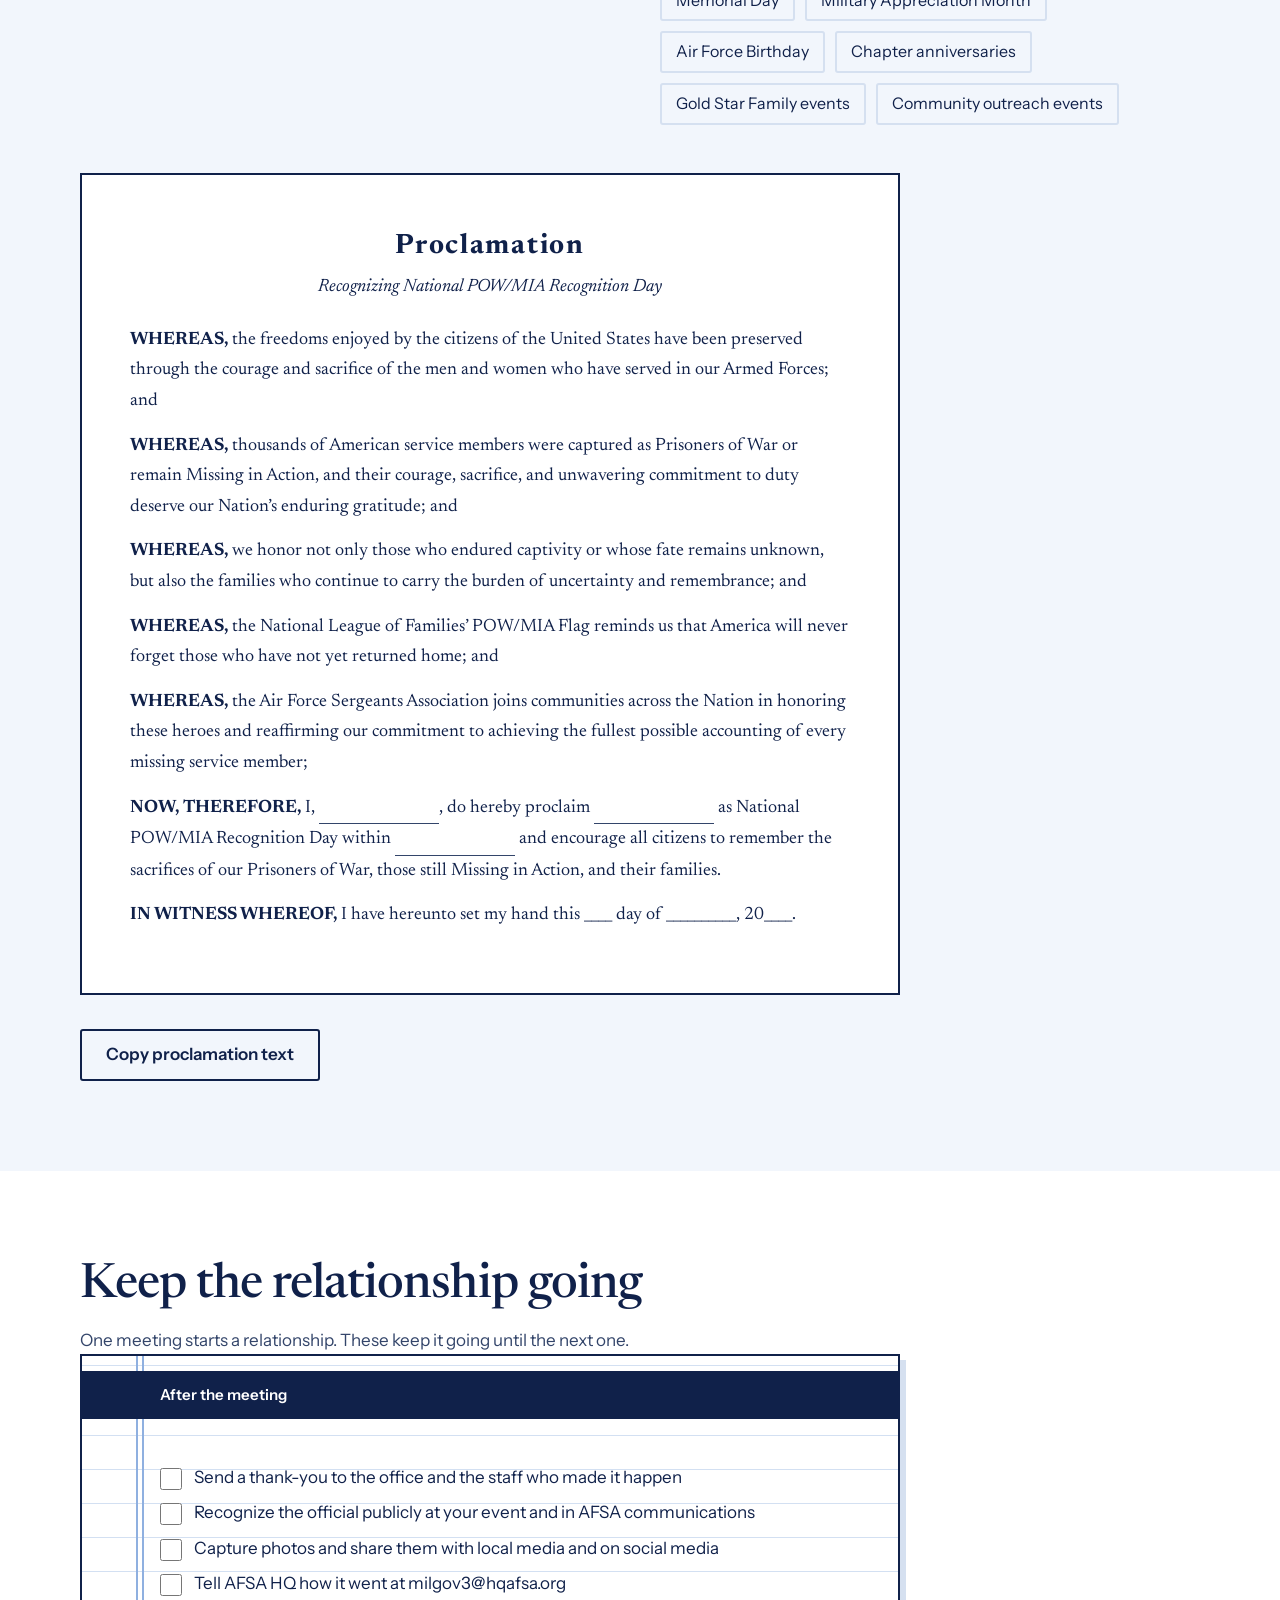
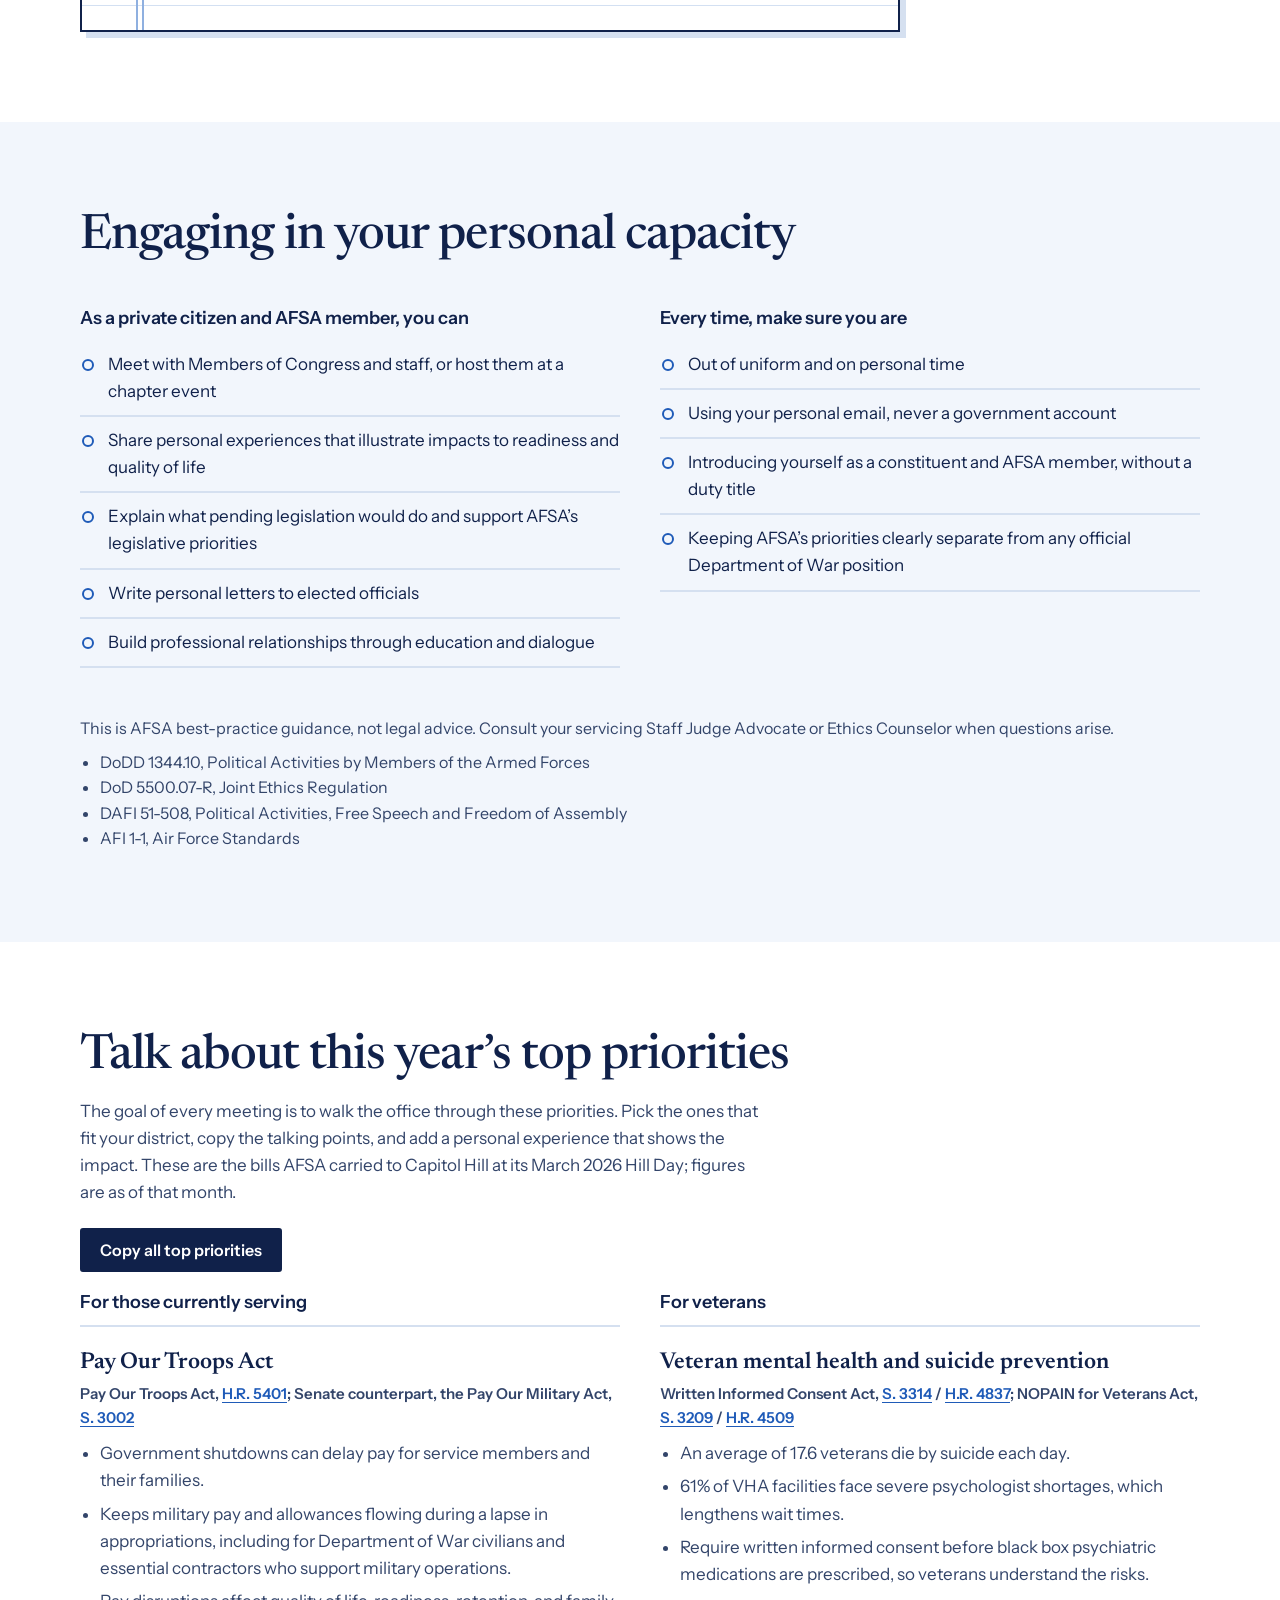
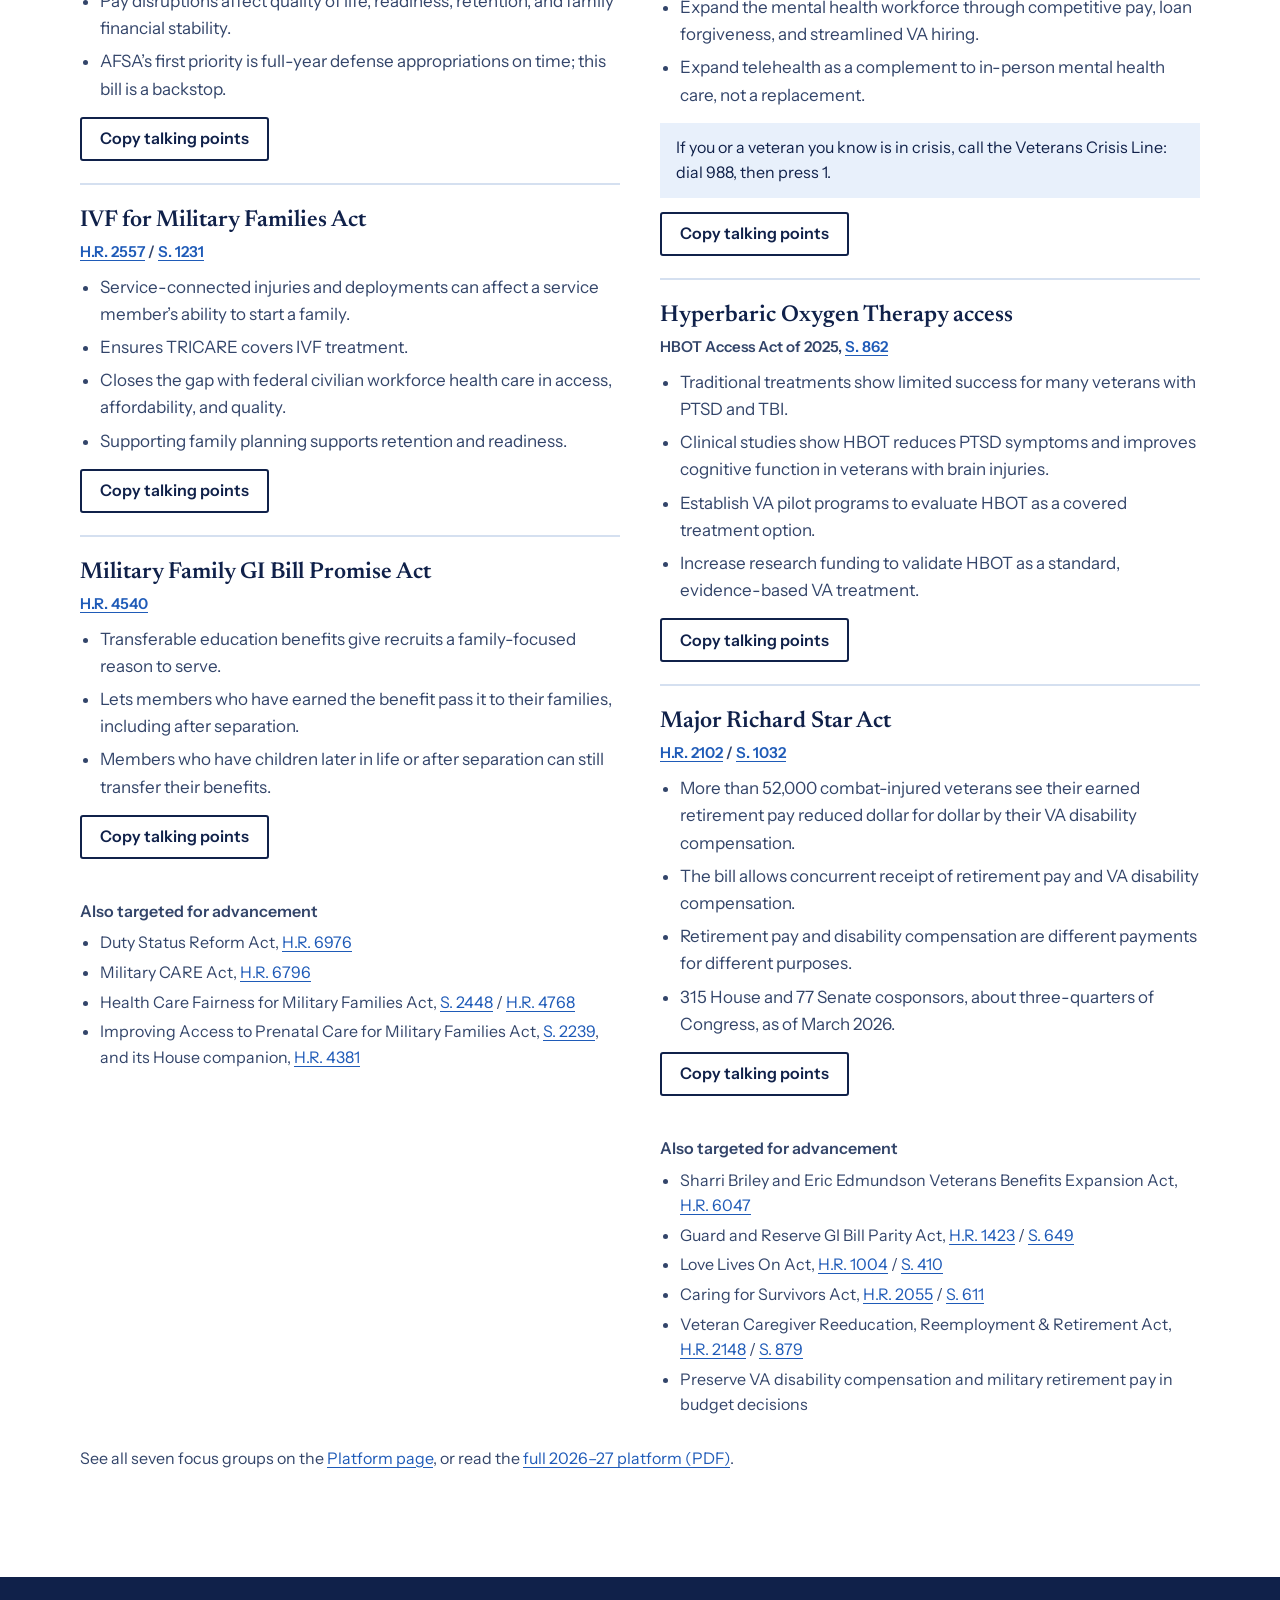
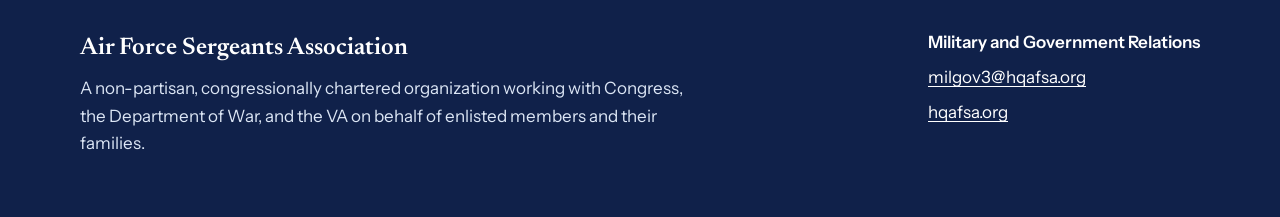
<file: toolkit.html>
<!doctype html>
<html lang="en">
<head>
<meta charset="utf-8">
<meta name="viewport" content="width=device-width, initial-scale=1">
<meta http-equiv="Content-Security-Policy" content="default-src 'none'; script-src 'self' 'sha256-FX/1Bwg8a1mKKvwrOkE1gZvX2eB16QvJh+3+vhkZIF4='; style-src 'self'; font-src 'self'; img-src 'self'; connect-src 'none'; manifest-src 'self'; base-uri 'self'; form-action https://ziplook.house.gov; upgrade-insecure-requests">
<meta name="referrer" content="strict-origin-when-cross-origin">
<title>Chapter toolkit | AFSA Chapter Legislative Playbook</title>
<meta name="description" content="Find your Representative and Senators, use AFSA’s call scripts and email templates, request proclamations, and keep the relationship going after Legislative Awareness Week.">
<link rel="canonical" href="https://afsa-legislative.github.io/toolkit.html">
<meta name="theme-color" content="#10214A">
<meta property="og:type" content="website">
<meta property="og:site_name" content="AFSA Chapter Legislative Playbook">
<meta property="og:title" content="Chapter toolkit | AFSA Chapter Legislative Playbook">
<meta property="og:description" content="Find your Representative and Senators, use AFSA’s call scripts and email templates, request proclamations, and keep the relationship going after Legislative Awareness Week.">
<meta property="og:url" content="https://afsa-legislative.github.io/toolkit.html">
<meta property="og:image" content="https://afsa-legislative.github.io/assets/img/og-card.png">
<meta property="og:image:width" content="1200">
<meta property="og:image:height" content="630">
<meta property="og:image:alt" content="AFSA Chapter Legislative Playbook: What AFSA asked Congress for, and what changed.">
<meta name="twitter:card" content="summary_large_image">
<link rel="icon" href="assets/img/favicon.svg" type="image/svg+xml">
<link rel="apple-touch-icon" href="assets/img/apple-touch-icon.png">
<link rel="preload" href="assets/fonts/newsreader-latin-opsz-normal.woff2" as="font" type="font/woff2" crossorigin>
<link rel="preload" href="assets/fonts/instrument-sans-latin-wght-normal.woff2" as="font" type="font/woff2" crossorigin>
<script src="assets/js/theme.js"></script>
<link rel="stylesheet" href="assets/css/site.css">
<script src="assets/js/site.js" defer></script>
<script type="application/ld+json">{"@context": "https://schema.org", "@type": "WebPage", "name": "Chapter toolkit | AFSA Chapter Legislative Playbook", "url": "https://afsa-legislative.github.io/toolkit.html", "description": "Find your Representative and Senators, use AFSA’s call scripts and email templates, request proclamations, and keep the relationship going after Legislative Awareness Week.", "isPartOf": {"@type": "WebSite", "name": "AFSA Chapter Legislative Playbook", "url": "https://afsa-legislative.github.io/"}, "publisher": {"@type": "Organization", "name": "Air Force Sergeants Association", "url": "https://www.hqafsa.org/"}}</script>
</head>
<body>
<a class="skip" href="#main">Skip to main content</a>
<div class="topbar" aria-hidden="true"></div>
<header class="site-head">
  <div class="wrap">
    <a class="brand" href="index.html">AFSA Chapter Legislative Playbook</a>
    <div class="head-right">
      <nav class="nav" aria-label="Main">
        <ul>
          <li><a href="index.html">Home</a></li>
          <li><a href="toolkit.html" aria-current="page">Toolkit</a></li>
          <li><a href="impact.html">Impact</a></li>
          <li><a href="platform.html">Platform</a></li>
          <li><a href="contact.html">Contact</a></li>
        </ul>
      </nav>
      <button class="theme-toggle" id="themeToggle" type="button" aria-pressed="false" hidden>
        <svg class="i-moon" width="18" height="18" viewBox="0 0 24 24" fill="none" stroke="currentColor" stroke-width="2" aria-hidden="true" focusable="false"><path d="M21 12.8A9 9 0 1 1 11.2 3a7 7 0 0 0 9.8 9.8z"/></svg>
        <svg class="i-sun" width="18" height="18" viewBox="0 0 24 24" fill="none" stroke="currentColor" stroke-width="2" aria-hidden="true" focusable="false"><circle cx="12" cy="12" r="4"/><path d="M12 2v2M12 20v2M4.9 4.9l1.4 1.4M17.7 17.7l1.4 1.4M2 12h2M20 12h2M4.9 19.1l1.4-1.4M17.7 6.3l1.4-1.4"/></svg>
        <span>Dark mode</span>
      </button>
    </div>
  </div>
</header>
<main id="main">
  <section class="section" aria-labelledby="tk-h1">
    <div class="wrap rowrail">
      <div class="rail" aria-hidden="true">1
2
3
4
5
6</div>
      <div>
        <h1 id="tk-h1" class="display h1">Chapter toolkit</h1>
        <p class="lede">Find your elected officials, reach the right staff, host the conversation, and keep the relationship going after Legislative Awareness Week ends.</p>
        <p class="notice"><strong>Personal capacity.</strong> You take part as a private citizen and AFSA member: out of uniform, on personal time, from your personal email. Introduce yourself as a constituent and AFSA member, not as a representative of your unit, the Air Force, or the Department of War.</p>
      </div>
    </div>
  </section>

  <section class="section band" aria-labelledby="tk-law">
    <div class="wrap">
      <div class="rec-head">
        <div>
          <h2 id="tk-law" class="display h2">Legislative Awareness Week</h2>
          <p class="intro lg">One week, every chapter, one message: the quality of life of the enlisted force and their families.</p>
        </div>
        <p class="chip">LAW 2026 -- October 18 - 24</p>
      </div>
      <div class="cols2 mt">
        <div>
          <h3 class="h3">Before the week</h3>
          <ul class="bandlist">
            <li>Look up your members and note the district or state office phone number, not the Washington, D.C. office.</li>
            <li>Check Congress.gov for AFSA-supported bills the Member sponsors or cosponsors, so you can open with a thank-you.</li>
            <li>If you want a proclamation, submit the request 45–60 days ahead.</li>
            <li>Personalize your scripts and templates below.</li>
            <li>Pick the top priorities that fit your district and copy their talking points.</li>
          </ul>
        </div>
        <div>
          <h3 class="h3">During the week</h3>
          <ul class="bandlist">
            <li>Meet the Member or district staff, in person or by phone, and walk them through <a href="#priorities">this year’s top priorities</a>.</li>
            <li>Host a fireside chat, or invite the Member to bring remarks to a chapter meeting.</li>
            <li>Share personal experiences that illustrate impacts to readiness and quality of life.</li>
            <li>Leave a one-pager with concise, district-level perspectives.</li>
          </ul>
        </div>
      </div>
      <p class="capacity"><strong>It’s never too late to start.</strong> Legislative Awareness Week is a starting point, not a deadline. You can reach out to your district office any time of year. Some AFSA chapters have long-standing relationships with their elected officials, built one call and one visit at a time. The goal of this week is to make that true for every chapter.</p>
    </div>
  </section>

  <section class="section alt" id="find" aria-labelledby="find-h2">
    <div class="wrap">
      <h2 id="find-h2" class="display h2">Who to write to</h2>
      <p class="intro">Official House and Senate lookups. Results open in a new tab.</p>
      <div class="pad mt-md">
        <p class="pad-tab">Address book</p>
        <div class="pad-body">
          <div class="lookups">
            <form class="lookup" id="zipForm" action="https://ziplook.house.gov/htbin/findrep_house" method="get" target="_blank" novalidate>
              <h3>Your Representative</h3>
              <label for="zip">ZIP code for your home or installation</label>
              <div class="row">
                <input id="zip" name="ZIP" inputmode="numeric" autocomplete="postal-code" maxlength="5" pattern="[0-9]{5}" aria-describedby="zipErr">
                <button class="btn sm" type="submit">Look up</button>
              </div>
              <p class="err" id="zipErr" hidden>Enter a 5-digit ZIP code to run the lookup.</p>
            </form>
            <div class="lookup">
              <h3>Your Senators</h3>
              <div id="stateWrap" hidden>
                <label for="state">State</label>
                <div class="row">
                  <select id="state" aria-describedby="stateErr"><option value="">Select your state</option></select>
                  <a class="btn sm" id="stateGo" href="https://www.senate.gov/senators/senators-contact.htm" target="_blank" rel="noopener">Look up</a>
                </div>
                <p class="err" id="stateErr" hidden>Choose a state first.</p>
              </div>
              <p><a href="https://www.senate.gov/senators/senators-contact.htm" target="_blank" rel="noopener">Browse all Senators on Senate.gov</a></p>
            </div>
          </div>
          <p class="afterlink">Prefer one search by full address? Use <a href="https://www.congress.gov/members/find-your-member" target="_blank" rel="noopener">Congress.gov Find Your Member</a>, open the Member’s site, and find the office closest to your chapter.</p>
        </div>
      </div>
      <div class="staff">
        <div><h3>Scheduler</h3><p>Controls the Member’s calendar and confirms availability. Your first stop for locking in a date.</p></div>
        <div><h3>District director</h3><p>Leads district events and local engagement. Your partner for anything happening back home.</p></div>
      </div>
    </div>
  </section>

  <section class="section" id="templates" aria-labelledby="tpl-h2">
    <div class="wrap">
      <h2 id="tpl-h2" class="display h2">Scripts and templates</h2>
      <p class="intro">Copy, paste, and adjust. Start with a thank-you for a bill the Member supports.</p>

      <div class="pad mt-md" id="persona" hidden>
        <p class="pad-tab">Your details (optional, stays on this page)</p>
        <div class="pad-body">
          <p>Fill these in once and every sheet below updates.</p>
          <div class="persona">
            <div><label for="p-name">Your name</label><input id="p-name" data-key="name" autocomplete="name"></div>
            <div><label for="p-chapter">Chapter number</label><input id="p-chapter" data-key="chapter"></div>
            <div><label for="p-city">City or installation</label><input id="p-city" data-key="city"></div>
            <div><label for="p-member">Rep. or Sen. last name</label><input id="p-member" data-key="member"></div>
            <div><label for="p-staff">Staff name</label><input id="p-staff" data-key="staff"></div>
            <div><label for="p-date">Meeting or event date</label><input id="p-date" data-key="date"></div>
            <div><label for="p-bill">Bill to thank them for</label><input id="p-bill" data-key="bill"></div>
            <div><label for="p-phone">Your phone</label><input id="p-phone" data-key="phone" inputmode="tel" autocomplete="tel"></div>
          </div>
        </div>
      </div>

      <div class="pads mt-lg">
        <article class="pad" aria-labelledby="t1h"><p class="pad-tab">Phone script</p><div class="pad-body"><h3 id="t1h">Ask for a meeting</h3><p class="tpl" id="t1">Hello, my name is <span data-k="name">[Your Name]</span>, and I’m calling as your constituent and a member of the Air Force Sergeants Association.

We are looking to set up a time for members of our local chapter to meet with the Congressman or staff regarding key policy issues impacting enlisted servicemembers, their families, and our veterans.

Could you please provide the best contact information for the appropriate staff member so we can follow up to request a meeting?

Thank you very much. We appreciate your time and support for our military community.</p></div><div class="pad-actions"><button class="btn sm" type="button" data-copy="t1" hidden>Copy script</button></div></article>

        <article class="pad" aria-labelledby="t2h"><p class="pad-tab">Phone script</p><div class="pad-body"><h3 id="t2h">Invite the Member to speak</h3><p class="tpl" id="t2">Hi <span data-k="staff">[Staff Name]</span>, this is <span data-k="name">[Your Name]</span> with AFSA Chapter <span data-k="chapter">[#]</span> in <span data-k="city">[City]</span>. I just emailed an invitation for [Rep./Sen.] <span data-k="member">[Last Name]</span> to offer brief remarks at our chapter meeting on <span data-k="date">[Date/Time]</span>, focused on military Quality of Life: pay, housing, health care, and family readiness.

We’re flexible on timing and format and can host staff if the Member is unavailable. Could I confirm the best point of contact for scheduling and any lead times you recommend? I’m happy to send the run-of-show and access information right away.</p></div><div class="pad-actions"><button class="btn sm" type="button" data-copy="t2" hidden>Copy script</button></div></article>

        <article class="pad" aria-labelledby="t3h"><p class="pad-tab">Email to staff</p><div class="pad-body"><h3 id="t3h">Set up a meeting</h3><p class="tpl" id="t3">Hi <span data-k="staff">[Staff Name]</span>,

My name is <span data-k="name">[Your Name]</span>, and I am [briefly introduce yourself, e.g. a constituent, a veteran, a member of the Air Force Sergeants Association]. I first wish to extend a thank-you for the [Representative’s / Senator’s] support on <span data-k="bill">[Bill]</span>. I am reaching out to request a meeting with [Representative / Senator] <span data-k="member">[Last Name]</span>, or a member of your staff, to discuss key issues affecting our military and veteran communities.

The purpose of this meeting would be to share insights and discuss potential solutions related to [briefly list topics, e.g. access to VA health care, transition support, toxic exposure], and to explore opportunities for collaboration or legislative support.

Members of our local chapter are looking to schedule meetings the week of <span data-k="date">[Date/Time]</span> and would be happy to accommodate your schedule.

Thank you for your time and continued support of service members, veterans, and their families. I look forward to the opportunity to connect.

Warm regards,
<span data-k="name">[Your Name]</span></p></div><div class="pad-actions"><button class="btn sm" type="button" data-copy="t3" hidden>Copy email</button></div></article>

        <article class="pad" aria-labelledby="t4h"><p class="pad-tab">Invitation</p><div class="pad-body"><h3 id="t4h">Host a fireside chat</h3><p class="tpl" id="t4">Hi <span data-k="staff">[Staff Name]</span>,

My name is <span data-k="name">[Your Name]</span>, and I am a constituent and member of the Air Force Sergeants Association (AFSA) Chapter <span data-k="chapter">[#]</span> in <span data-k="city">[City]</span>. Thank you to [Representative / Senator] <span data-k="member">[Last Name]</span> for [brief appreciation, e.g. supporting <span data-k="bill">[Bill]</span>, meeting with military families, visiting the base].

During AFSA’s Legislative Awareness Week, our chapter is hosting a small, informal fireside chat on Quality of Life for the military, and we would be honored to have [Representative / Senator] <span data-k="member">[Last Name]</span> join us as our guest. Rather than a speech, the format is a moderated conversation: a few questions from our chapter moderator, followed by open dialogue with Airmen, Guard and Reserve members, veterans, and families about what they are experiencing in the district.

Date / Time: <span data-k="date">[Date/Time]</span> (flexible per your availability)
Location: [Venue name and address / installation and access details]
Audience: [Estimated attendance; who’s in the room]
Format: [20–30 minutes] moderated conversation and open Q&amp;A (format is flexible)
Themes: Pay and housing stability, health care access, spouse employment, Guard/Reserve support
Press: [No press / open to press / local media invited]
On-site POC: <span data-k="name">[Your Name]</span>, <span data-k="phone">[Phone]</span>

We can share the moderator’s questions in advance, and if the Member is unavailable we would welcome a senior staff representative to take part. An alternative window is [Alternate dates / times].

Thank you for your continued support of our service members, veterans, and their families. I’m glad to coordinate details at your convenience.

Warm regards,
<span data-k="name">[Your Name]</span>
[Title / Role], AFSA Chapter <span data-k="chapter">[#]</span>
<span data-k="phone">[Phone]</span> | [Email]</p></div><div class="pad-actions"><button class="btn sm" type="button" data-copy="t4" hidden>Copy email</button></div></article>

        <article class="pad" aria-labelledby="t5h"><p class="pad-tab">Invitation</p><div class="pad-body"><h3 id="t5h">Host the Member at a chapter meeting</h3><p class="tpl" id="t5">Hi <span data-k="staff">[Staff Name]</span>,

My name is <span data-k="name">[Your Name]</span>, and I am a constituent and member of the Air Force Sergeants Association (AFSA) Chapter <span data-k="chapter">[#]</span> in <span data-k="city">[City]</span>. Thank you to [Representative / Senator] <span data-k="member">[Last Name]</span> for [brief appreciation, e.g. supporting <span data-k="bill">[Bill]</span>, meeting with military families, visiting the base].

On behalf of AFSA Chapter <span data-k="chapter">[#]</span>, I’m writing to invite [Representative / Senator] <span data-k="member">[Last Name]</span> (or a member of your team) to offer brief remarks at our upcoming chapter meeting focused on Quality of Life for the military.

Event: AFSA Chapter <span data-k="chapter">[#]</span> Meeting / Town Hall on Military Quality of Life
Date / Time: <span data-k="date">[Date/Time]</span> (flexible per your availability)
Location: [Venue name and address / installation and access details]
Audience: [Estimated attendance; who’s in the room]
Role requested: [5–10 minutes of remarks] and [5–10 minutes Q&amp;A] (format is flexible)
Topics: Pay and housing stability, health care access, spouse employment, Guard/Reserve support
Press: [No press / open to press / local media invited]
On-site POC: <span data-k="name">[Your Name]</span>, <span data-k="phone">[Phone]</span>

Run of show: [Attach one-page agenda]
Base / installation access: [Lead time, visitor-list process, parking]
Accessibility: [Any accommodations or instructions]
Materials: We can provide a one-pager in advance with concise district-level perspectives.

We’re happy to adjust the agenda to fit the Member’s schedule. If the Member is unavailable, we’d welcome a senior staff representative to bring greetings and engage in Q&amp;A.

Warm regards,
<span data-k="name">[Your Name]</span>
[Title / Role], AFSA Chapter <span data-k="chapter">[#]</span>
<span data-k="phone">[Phone]</span> | [Email]</p></div><div class="pad-actions"><button class="btn sm" type="button" data-copy="t5" hidden>Copy email</button></div></article>

        <article class="pad" aria-labelledby="t6h"><p class="pad-tab">Request</p><div class="pad-body"><h3 id="t6h">Ask for a proclamation</h3><p class="tpl" id="t6">Subject: Request for Official Proclamation, [Occasion, e.g. National POW/MIA Recognition Day]

Dear [Scheduler / Constituent Services],

On behalf of the Air Force Sergeants Association (AFSA) Chapter <span data-k="chapter">[#]</span>, we respectfully request that [Official’s Name] issue an official proclamation recognizing [Occasion] in conjunction with our upcoming ceremony.

Attached are a draft proclamation and event overview for your consideration. We would also be honored to welcome [Official’s Name], or a designated representative, to present the proclamation during the ceremony.

Thank you for your continued support of our military members, veterans, and their families. We look forward to working with your office.

Respectfully,
<span data-k="name">[Your Name]</span>
AFSA Chapter <span data-k="chapter">[#]</span>
<span data-k="phone">[Phone]</span>
[Email]</p></div><div class="pad-actions"><button class="btn sm" type="button" data-copy="t6" hidden>Copy email</button></div></article>
      </div>
    </div>
  </section>

  <section class="section alt" id="proclamations" aria-labelledby="pr-h2">
    <div class="wrap">
      <h2 id="pr-h2" class="display h2">Proclamations and recognition</h2>
      <p class="intro">Proclamations raise community awareness and strengthen relationships with public officials.</p>
      <div class="cols2 mt">
        <div>
          <h3 class="h3">How to request one</h3>
          <ol class="steps">
            <li><span class="n" aria-hidden="true">1</span><div><h4>Submit 45–60 days ahead</h4><p>Early requests are the easiest for a busy office to say yes to.</p></div></li>
            <li><span class="n" aria-hidden="true">2</span><div><h4>Contact the local office</h4><p>Reach the district, constituent services, or scheduling office, not Washington, D.C., when applicable.</p></div></li>
            <li><span class="n" aria-hidden="true">3</span><div><h4>Send the full package</h4><p>A draft proclamation, event details, and an AFSA point of contact.</p></div></li>
            <li><span class="n" aria-hidden="true">4</span><div><h4>Follow up within a week</h4><p>A polite phone call keeps the request moving.</p></div></li>
          </ol>
        </div>
        <div>
          <h3 class="h3">The request package</h3>
          <ul class="ticks"><li>Cover email or letter</li><li>Draft proclamation</li><li>One-page event summary</li><li>AFSA organizational overview</li><li>Invitation to attend and present the proclamation</li></ul>
          <h3 class="h3 sm mt-md">Who can issue recognitions</h3>
          <ul class="tags"><li>Governor</li><li>Lieutenant Governor</li><li>Mayor</li><li>County Judge or Commission</li><li>State Senator or Representative</li><li>U.S. Representative or Senator</li></ul>
          <h3 class="h3 sm mt-md">Occasions worth recognizing</h3>
          <ul class="tags"><li>National POW/MIA Recognition Day</li><li>Veterans Day</li><li>Memorial Day</li><li>Military Appreciation Month</li><li>Air Force Birthday</li><li>Chapter anniversaries</li><li>Gold Star Family events</li><li>Community outreach events</li></ul>
        </div>
      </div>
      <div class="doc" id="procl">
        <h3>Proclamation</h3>
        <p class="sub">Recognizing National POW/MIA Recognition Day</p>
        <p><span class="w">WHEREAS,</span> the freedoms enjoyed by the citizens of the United States have been preserved through the courage and sacrifice of the men and women who have served in our Armed Forces; and</p>
        <p><span class="w">WHEREAS,</span> thousands of American service members were captured as Prisoners of War or remain Missing in Action, and their courage, sacrifice, and unwavering commitment to duty deserve our Nation’s enduring gratitude; and</p>
        <p><span class="w">WHEREAS,</span> we honor not only those who endured captivity or whose fate remains unknown, but also the families who continue to carry the burden of uncertainty and remembrance; and</p>
        <p><span class="w">WHEREAS,</span> the National League of Families’ POW/MIA Flag reminds us that America will never forget those who have not yet returned home; and</p>
        <p><span class="w">WHEREAS,</span> the Air Force Sergeants Association joins communities across the Nation in honoring these heroes and reaffirming our commitment to achieving the fullest possible accounting of every missing service member;</p>
        <p><span class="w">NOW, THEREFORE,</span> I, <span class="fill">&nbsp;</span>, do hereby proclaim <span class="fill">&nbsp;</span> as National POW/MIA Recognition Day within <span class="fill">&nbsp;</span> and encourage all citizens to remember the sacrifices of our Prisoners of War, those still Missing in Action, and their families.</p>
        <p><span class="w">IN WITNESS WHEREOF,</span> I have hereunto set my hand this ____ day of __________, 20____.</p>
      </div>
      <div class="btns"><button class="btn ghost" type="button" data-copy="procl" hidden>Copy proclamation text</button></div>
    </div>
  </section>

  <section class="section" id="after" aria-labelledby="after-h2">
    <div class="wrap">
      <h2 id="after-h2" class="display h2">Keep the relationship going</h2>
      <p class="intro">One meeting starts a relationship. These keep it going until the next one.</p>
      <div class="pad mt-md max820">
        <p class="pad-tab">After the meeting</p>
        <div class="pad-body">
          <fieldset>
            <legend class="sr">Follow-up checklist</legend>
            <div class="check"><input type="checkbox" id="c1"><label for="c1">Send a thank-you to the office and the staff who made it happen</label></div>
            <div class="check"><input type="checkbox" id="c2"><label for="c2">Recognize the official publicly at your event and in AFSA communications</label></div>
            <div class="check"><input type="checkbox" id="c3"><label for="c3">Capture photos and share them with local media and on social media</label></div>
            <div class="check"><input type="checkbox" id="c4"><label for="c4">Tell AFSA HQ how it went at milgov3@hqafsa.org</label></div>
          </fieldset>
        </div>
      </div>
    </div>
  </section>

  <section class="section alt" id="capacity" aria-labelledby="pc-h2">
    <div class="wrap">
      <h2 id="pc-h2" class="display h2">Engaging in your personal capacity</h2>
      <div class="cols2 mt">
        <div>
          <h3 class="label">As a private citizen and AFSA member, you can</h3>
          <ul class="ticks">
            <li>Meet with Members of Congress and staff, or host them at a chapter event</li>
            <li>Share personal experiences that illustrate impacts to readiness and quality of life</li>
            <li>Explain what pending legislation would do and support AFSA’s legislative priorities</li>
            <li>Write personal letters to elected officials</li>
            <li>Build professional relationships through education and dialogue</li>
          </ul>
        </div>
        <div>
          <h3 class="label">Every time, make sure you are</h3>
          <ul class="ticks">
            <li>Out of uniform and on personal time</li>
            <li>Using your personal email, never a government account</li>
            <li>Introducing yourself as a constituent and AFSA member, without a duty title</li>
            <li>Keeping AFSA’s priorities clearly separate from any official Department of War position</li>
          </ul>
        </div>
      </div>
      <div class="refs mt-lg">
        <p>This is AFSA best-practice guidance, not legal advice. Consult your servicing Staff Judge Advocate or Ethics Counselor when questions arise.</p>
        <ul><li>DoDD 1344.10, Political Activities by Members of the Armed Forces</li><li>DoD 5500.07-R, Joint Ethics Regulation</li><li>DAFI 51-508, Political Activities, Free Speech and Freedom of Assembly</li><li>AFI 1-1, Air Force Standards</li></ul>
      </div>
    </div>
  </section>

  <section class="section" id="priorities" aria-labelledby="tp-h2">
    <div class="wrap">
      <h2 id="tp-h2" class="display h2">Talk about this year’s top priorities</h2>
      <p class="intro">The goal of every meeting is to walk the office through these priorities. Pick the ones that fit your district, copy the talking points, and add a personal experience that shows the impact. These are the bills AFSA carried to Capitol Hill at its March 2026 Hill Day; figures are as of that month.</p>
      <div class="prio-actions"><button class="btn sm" type="button" data-copy-prio-all hidden>Copy all top priorities</button></div>
      <div class="cols2 prio-grid">
        <div class="prio">
          <h3 class="label">For those currently serving</h3>
          <article class="prio-item">
            <h4>Pay Our Troops Act</h4>
            <p class="bill">Pay Our Troops Act, <a href="https://www.congress.gov/bill/119th-congress/house-bill/5401">H.R. 5401</a>; Senate counterpart, the Pay Our Military Act, <a href="https://www.congress.gov/bill/119th-congress/senate-bill/3002">S. 3002</a></p>
            <ul class="points">
              <li>Government shutdowns can delay pay for service members and their families.</li>
              <li>Keeps military pay and allowances flowing during a lapse in appropriations, including for Department of War civilians and essential contractors who support military operations.</li>
              <li>Pay disruptions affect quality of life, readiness, retention, and family financial stability.</li>
              <li>AFSA’s first priority is full-year defense appropriations on time; this bill is a backstop.</li>
            </ul>
            <button class="btn ghost sm" type="button" data-copy-prio hidden>Copy talking points</button>
          </article>
          <article class="prio-item">
            <h4>IVF for Military Families Act</h4>
            <p class="bill"><a href="https://www.congress.gov/bill/119th-congress/house-bill/2557">H.R. 2557</a> / <a href="https://www.congress.gov/bill/119th-congress/senate-bill/1231">S. 1231</a></p>
            <ul class="points">
              <li>Service-connected injuries and deployments can affect a service member’s ability to start a family.</li>
              <li>Ensures TRICARE covers IVF treatment.</li>
              <li>Closes the gap with federal civilian workforce health care in access, affordability, and quality.</li>
              <li>Supporting family planning supports retention and readiness.</li>
            </ul>
            <button class="btn ghost sm" type="button" data-copy-prio hidden>Copy talking points</button>
          </article>
          <article class="prio-item">
            <h4>Military Family GI Bill Promise Act</h4>
            <p class="bill"><a href="https://www.congress.gov/bill/119th-congress/house-bill/4540">H.R. 4540</a></p>
            <ul class="points">
              <li>Transferable education benefits give recruits a family-focused reason to serve.</li>
              <li>Lets members who have earned the benefit pass it to their families, including after separation.</li>
              <li>Members who have children later in life or after separation can still transfer their benefits.</li>
            </ul>
            <button class="btn ghost sm" type="button" data-copy-prio hidden>Copy talking points</button>
          </article>
          <div class="also"><p class="strong">Also targeted for advancement</p><ul>
            <li>Duty Status Reform Act, <a href="https://www.congress.gov/bill/119th-congress/house-bill/6976">H.R. 6976</a></li>
            <li>Military CARE Act, <a href="https://www.congress.gov/bill/119th-congress/house-bill/6796">H.R. 6796</a></li>
            <li>Health Care Fairness for Military Families Act, <a href="https://www.congress.gov/bill/119th-congress/senate-bill/2448">S. 2448</a> / <a href="https://www.congress.gov/bill/119th-congress/house-bill/4768">H.R. 4768</a></li>
            <li>Improving Access to Prenatal Care for Military Families Act, <a href="https://www.congress.gov/bill/119th-congress/senate-bill/2239">S. 2239</a>, and its House companion, <a href="https://www.congress.gov/bill/119th-congress/house-bill/4381">H.R. 4381</a></li>
          </ul></div>
        </div>
        <div class="prio">
          <h3 class="label">For veterans</h3>
          <article class="prio-item">
            <h4>Veteran mental health and suicide prevention</h4>
            <p class="bill">Written Informed Consent Act, <a href="https://www.congress.gov/bill/119th-congress/senate-bill/3314">S. 3314</a> / <a href="https://www.congress.gov/bill/119th-congress/house-bill/4837">H.R. 4837</a>; NOPAIN for Veterans Act, <a href="https://www.congress.gov/bill/119th-congress/senate-bill/3209">S. 3209</a> / <a href="https://www.congress.gov/bill/119th-congress/house-bill/4509">H.R. 4509</a></p>
            <ul class="points">
              <li>An average of 17.6 veterans die by suicide each day.</li>
              <li>61% of VHA facilities face severe psychologist shortages, which lengthens wait times.</li>
              <li>Require written informed consent before black box psychiatric medications are prescribed, so veterans understand the risks.</li>
              <li>Expand the mental health workforce through competitive pay, loan forgiveness, and streamlined VA hiring.</li>
              <li>Expand telehealth as a complement to in-person mental health care, not a replacement.</li>
            </ul>
            <p class="crisis">If you or a veteran you know is in crisis, call the Veterans Crisis Line: dial 988, then press 1.</p>
            <button class="btn ghost sm" type="button" data-copy-prio hidden>Copy talking points</button>
          </article>
          <article class="prio-item">
            <h4>Hyperbaric Oxygen Therapy access</h4>
            <p class="bill">HBOT Access Act of 2025, <a href="https://www.congress.gov/bill/119th-congress/senate-bill/862">S. 862</a></p>
            <ul class="points">
              <li>Traditional treatments show limited success for many veterans with PTSD and TBI.</li>
              <li>Clinical studies show HBOT reduces PTSD symptoms and improves cognitive function in veterans with brain injuries.</li>
              <li>Establish VA pilot programs to evaluate HBOT as a covered treatment option.</li>
              <li>Increase research funding to validate HBOT as a standard, evidence-based VA treatment.</li>
            </ul>
            <button class="btn ghost sm" type="button" data-copy-prio hidden>Copy talking points</button>
          </article>
          <article class="prio-item">
            <h4>Major Richard Star Act</h4>
            <p class="bill"><a href="https://www.congress.gov/bill/119th-congress/house-bill/2102">H.R. 2102</a> / <a href="https://www.congress.gov/bill/119th-congress/senate-bill/1032">S. 1032</a></p>
            <ul class="points">
              <li>More than 52,000 combat-injured veterans see their earned retirement pay reduced dollar for dollar by their VA disability compensation.</li>
              <li>The bill allows concurrent receipt of retirement pay and VA disability compensation.</li>
              <li>Retirement pay and disability compensation are different payments for different purposes.</li>
              <li>315 House and 77 Senate cosponsors, about three-quarters of Congress, as of March 2026.</li>
            </ul>
            <button class="btn ghost sm" type="button" data-copy-prio hidden>Copy talking points</button>
          </article>
          <div class="also"><p class="strong">Also targeted for advancement</p><ul>
            <li>Sharri Briley and Eric Edmundson Veterans Benefits Expansion Act, <a href="https://www.congress.gov/bill/119th-congress/house-bill/6047">H.R. 6047</a></li>
            <li>Guard and Reserve GI Bill Parity Act, <a href="https://www.congress.gov/bill/119th-congress/house-bill/1423">H.R. 1423</a> / <a href="https://www.congress.gov/bill/119th-congress/senate-bill/649">S. 649</a></li>
            <li>Love Lives On Act, <a href="https://www.congress.gov/bill/119th-congress/house-bill/1004">H.R. 1004</a> / <a href="https://www.congress.gov/bill/119th-congress/senate-bill/410">S. 410</a></li>
            <li>Caring for Survivors Act, <a href="https://www.congress.gov/bill/119th-congress/house-bill/2055">H.R. 2055</a> / <a href="https://www.congress.gov/bill/119th-congress/senate-bill/611">S. 611</a></li>
            <li>Veteran Caregiver Reeducation, Reemployment &amp; Retirement Act, <a href="https://www.congress.gov/bill/119th-congress/house-bill/2148">H.R. 2148</a> / <a href="https://www.congress.gov/bill/119th-congress/senate-bill/879">S. 879</a></li>
            <li>Preserve VA disability compensation and military retirement pay in budget decisions</li>
          </ul></div>
        </div>
      </div>
      <p class="refs mt-md">See all seven focus groups on the <a href="platform.html">Platform page</a>, or read the <a href="https://www.hqafsa.org/uploads/3/8/9/1/38911523/2026-27_legislative_platform.pdf">full 2026–27 platform (PDF)</a>.</p>
    </div>
  </section>
</main>
<footer class="foot">
  <div class="wrap">
    <div>
      <p class="name">Air Force Sergeants Association</p>
      <p class="sm">A non-partisan, congressionally chartered organization working with Congress, the Department of War, and the VA on behalf of enlisted members and their families.</p>
    </div>
    <div>
      <p class="strong">Military and Government Relations</p>
      <p class="sm"><a href="mailto:milgov3@hqafsa.org">milgov3@hqafsa.org</a></p>
      <p class="sm"><a href="https://www.hqafsa.org/">hqafsa.org</a></p>
    </div>
  </div>
</footer>
</body>
</html>
</file>
<file: assets/css/site.css>
/* AFSA Chapter Legislative Playbook
   Layout: bill-text pages with a line-numbered margin; everything sent to a congressional office sits on ruled notepad sheets.
   No inline styles anywhere, so the Content-Security-Policy can stay strict (style-src 'self'). */

@font-face{font-family:"Newsreader";font-style:normal;font-display:swap;font-weight:200 800;src:url("../fonts/newsreader-latin-opsz-normal.woff2") format("woff2")}
@font-face{font-family:"Newsreader";font-style:italic;font-display:swap;font-weight:200 800;src:url("../fonts/newsreader-latin-opsz-italic.woff2") format("woff2")}
@font-face{font-family:"Instrument Sans";font-style:normal;font-display:swap;font-weight:400 700;src:url("../fonts/instrument-sans-latin-wght-normal.woff2") format("woff2")}

:root{
  --bg:#FFFFFF; --bg-2:#F2F6FC; --ink:#10214A; --ink-2:#33456A; --muted:#5E6B84; --rule:#D5E0F0;
  --insert:#1F5BB8; --band:#10214A; --band-ink:#FFFFFF; --band-ink-2:#DCE6F5; --band-tint:#1A2D5C;
  --paper:#FFFFFF; --paper-ink:#10214A; --paper-ink-2:#33456A; --paper-link:#1F5BB8; --paper-rule:#D3E0F2; --paper-margin:#8FB0E0; --paper-shadow:#D5E0F0;
  --btn-bg:#10214A; --btn-ink:#FFFFFF; --notice:#E8F0FB; --topbar:#10214A;
  --display:"Newsreader", Georgia, "Times New Roman", serif;
  --body:"Instrument Sans", system-ui, -apple-system, "Segoe UI", Roboto, sans-serif;
  color-scheme:light;
}
/* Dark theme: follows the device setting unless the visitor picks light or dark with the toggle. */
@media (prefers-color-scheme: dark){
  :root:not([data-theme="light"]){
    --bg:#0C1730; --bg-2:#12213F; --ink:#E8EEF8; --ink-2:#C2CEE3; --muted:#9AA7C0; --rule:#2A3B5E;
    --insert:#8DB3F4; --band:#060E20; --band-ink:#FFFFFF; --band-ink-2:#C9D6EC; --band-tint:#13203D;
    --paper:#F7F9FD; --paper-shadow:#060E20;
    --btn-bg:#E8EEF8; --btn-ink:#0C1730; --notice:#17284A; --topbar:#2F6ABD;
    color-scheme:dark;
  }
}
:root[data-theme="dark"]{
  --bg:#0C1730; --bg-2:#12213F; --ink:#E8EEF8; --ink-2:#C2CEE3; --muted:#9AA7C0; --rule:#2A3B5E;
  --insert:#8DB3F4; --band:#060E20; --band-ink:#FFFFFF; --band-ink-2:#C9D6EC; --band-tint:#13203D;
  --paper:#F7F9FD; --paper-shadow:#060E20;
  --btn-bg:#E8EEF8; --btn-ink:#0C1730; --notice:#17284A; --topbar:#2F6ABD;
  color-scheme:dark;
}

*,*::before,*::after{box-sizing:border-box}
html{-webkit-text-size-adjust:100%}
body{margin:0;background:var(--bg);color:var(--ink);font-family:var(--body);font-size:1.0625rem;line-height:1.6}
img{max-width:100%;height:auto}
a{color:var(--insert);text-underline-offset:3px}
a:hover{color:var(--ink)}
:focus-visible{outline:3px solid var(--insert);outline-offset:3px}
h1,h2,h3,h4{text-wrap:balance}
[hidden]{display:none!important}
.sr{position:absolute;width:1px;height:1px;margin:-1px;padding:0;overflow:hidden;clip:rect(0 0 0 0);white-space:nowrap;border:0}
.skip{position:absolute;left:16px;top:-100px;z-index:20;background:var(--btn-bg);color:var(--btn-ink);padding:12px 18px;font-weight:600;border-radius:3px}
.skip:focus{top:12px;color:var(--btn-ink)}

.wrap{max-width:75rem;margin:0 auto;padding-left:max(16px, env(safe-area-inset-left, 0px));padding-right:max(16px, env(safe-area-inset-right, 0px))}
@media (min-width:700px){.wrap{padding-left:max(40px, env(safe-area-inset-left, 0px));padding-right:max(40px, env(safe-area-inset-right, 0px))}}

del{color:var(--muted);text-decoration:line-through;text-decoration-thickness:2px}
ins{color:var(--insert);text-decoration:underline;text-decoration-thickness:3px;text-underline-offset:6px}
.caret{color:var(--insert);font-weight:600}

/* header */
.topbar{height:8px;background:var(--topbar)}
.site-head{border-bottom:2px solid var(--rule)}
.site-head .wrap{display:flex;align-items:center;justify-content:space-between;gap:12px 28px;flex-wrap:wrap;padding-block:20px}
.brand{font-family:var(--display);font-size:clamp(1.3rem,2.4vw,1.625rem);font-weight:600;letter-spacing:-.01em;color:var(--ink);text-decoration:none;line-height:1.15}
.brand:hover{color:var(--ink)}
.nav ul{list-style:none;margin:0;padding:0;display:flex;flex-wrap:wrap;gap:0 22px;font-weight:600;font-size:1rem}
.nav a{display:inline-flex;align-items:center;min-height:44px;color:var(--ink);text-decoration:none}
.nav a:hover{text-decoration:underline;text-decoration-thickness:2px;text-underline-offset:8px}
.nav a[aria-current="page"]{text-decoration:underline;text-decoration-thickness:3px;text-underline-offset:8px;text-decoration-color:var(--insert)}
.head-right{display:flex;align-items:center;gap:8px 22px;flex-wrap:wrap}
.theme-toggle{display:inline-flex;align-items:center;gap:8px;min-height:44px;padding:0 14px;border:2px solid var(--rule);border-radius:22px;background:var(--bg);color:var(--ink);font:inherit;font-size:.94rem;font-weight:600;cursor:pointer}
.theme-toggle:hover{border-color:var(--ink)}
.theme-toggle .i-sun{display:none}
.theme-toggle[aria-pressed="true"] .i-sun{display:block}
.theme-toggle[aria-pressed="true"] .i-moon{display:none}

/* type */
.display{font-family:var(--display);font-weight:500;letter-spacing:-.025em;line-height:1.03;margin:0}
.h1{font-size:clamp(2.5rem,6vw,5rem)}
.h2{font-size:clamp(1.875rem,3.8vw,3.125rem);letter-spacing:-.02em;line-height:1.08}
.h3{font-family:var(--display);font-weight:600;font-size:1.625rem;line-height:1.2;margin:0 0 10px}
.h3.sm{font-size:1.375rem}
.lede{font-family:var(--display);font-size:clamp(1.19rem,1.7vw,1.375rem);line-height:1.5;max-width:33em;margin:28px 0 0}
.intro{max-width:40em;margin:14px 0 0;color:var(--ink-2)}
.intro.lg{font-size:1.19rem}
.intro.gap{margin-bottom:36px}
.label{margin:0 0 8px;font-size:1.125rem;font-weight:600}
.section{padding-block:clamp(56px,7vw,96px)}
.section.tight-top{padding-top:56px}
.alt{background:var(--bg-2)}
.max16{max-width:16em}
.max820{max-width:820px}
.mt-lg{margin-top:48px}
.mt-md{margin-top:28px}
.mb-md{margin-bottom:24px}
.strong{font-weight:600}

/* margin rail */
.rowrail{display:grid;grid-template-columns:72px minmax(0,1fr)}
.rail{font-family:var(--display);font-size:.875rem;line-height:34px;color:var(--muted);white-space:pre-line;text-align:right;padding-right:22px;border-right:2px solid var(--rule);user-select:none;font-variant-numeric:tabular-nums}
.rail + div{padding-left:40px;min-width:0}
@media (max-width:900px){.rowrail{grid-template-columns:1fr}.rail{display:none}.rail + div{padding-left:0}}

/* buttons */
.btns{display:flex;gap:12px;flex-wrap:wrap;margin-top:34px}
.btn{display:inline-flex;align-items:center;justify-content:center;min-height:52px;padding:0 24px;border-radius:3px;border:2px solid var(--btn-bg);background:var(--btn-bg);color:var(--btn-ink);font:inherit;font-weight:600;text-decoration:none;cursor:pointer;text-align:center}
.btn:hover{color:var(--btn-ink);background:var(--insert);border-color:var(--insert)}
.btn.ghost{background:transparent;color:var(--ink);border-color:var(--ink)}
.btn.ghost:hover{background:var(--ink);color:var(--bg);border-color:var(--ink)}
.btn.sm{min-height:44px;padding:0 18px;font-size:1rem}
.band .btn.inverse{background:var(--band-ink);color:var(--band);border-color:var(--band-ink)}
.band .btn.inverse:hover{background:var(--band-ink-2);border-color:var(--band-ink-2);color:var(--band)}
@media (max-width:520px){.btns .btn{flex:1 1 100%}}

/* hero */
.hero{display:grid;grid-template-columns:minmax(0,1.6fr) minmax(0,1fr);gap:clamp(32px,6vw,72px);align-items:start}
.facts{border-left:4px solid var(--insert);padding:4px 0 4px 26px;display:flex;flex-direction:column;gap:20px;font-family:var(--display);margin:0}
.facts p{margin:0;font-size:1.125rem;line-height:1.4}
.facts b{display:block;font-size:2.5rem;font-weight:600;line-height:1.05;font-variant-numeric:tabular-nums}
.facts .src{font-style:italic;font-size:1rem;color:var(--ink-2)}
@media (max-width:900px){.hero{grid-template-columns:1fr}.facts{flex-direction:row;flex-wrap:wrap;gap:20px 32px}.facts p{flex:1 1 140px}}

/* record */
.rec-head{display:flex;justify-content:space-between;align-items:flex-end;gap:16px 24px;flex-wrap:wrap;margin-bottom:28px}
.entry{display:grid;grid-template-columns:88px minmax(0,1fr) minmax(0,.55fr);gap:12px 36px;padding-block:30px;border-top:2px solid var(--rule)}
.entry:last-of-type{border-bottom:2px solid var(--rule)}
.entry .yr{margin:0;font-family:var(--display);font-size:1.75rem;font-weight:600;line-height:1.1;font-variant-numeric:tabular-nums}
.entry .yr.prop{font-size:1.19rem;font-style:italic;font-weight:400;color:var(--ink-2)}
.entry h3{margin:0;font-size:1.0625rem;font-weight:600}
.change{margin:8px 0 0;font-family:var(--display);font-size:clamp(1.44rem,2.4vw,1.875rem);line-height:1.32}
.entry .note{margin:10px 0 0;color:var(--ink-2);font-size:1rem}
.entry .label-sm{font-weight:600;color:var(--ink)}
.proof{margin:0;font-size:1rem;display:flex;flex-direction:column;gap:6px}
.figs{display:flex;flex-direction:column;gap:18px;font-family:var(--display);border-left:2px solid var(--rule);padding-left:26px}
.figs p{margin:0;font-size:1.0625rem;line-height:1.35}
.figs b{display:block;font-size:3rem;font-weight:600;line-height:1;color:var(--insert);font-variant-numeric:tabular-nums}
.figs .src{font-size:.94rem;font-style:italic;color:var(--ink-2)}
@media (max-width:900px){.entry{grid-template-columns:1fr}.figs{border-left:0;padding-left:0;flex-direction:row;flex-wrap:wrap;gap:16px 32px}}
.legend{display:flex;flex-wrap:wrap;gap:8px 28px;margin:22px 0 0;padding:14px 18px;background:var(--notice);font-size:1rem}
.refs{font-size:1rem;color:var(--ink-2)}
.refs ul{margin:8px 0 0;padding-left:20px}
.refs p{margin:0}

/* next line */
.nextline{margin:34px 0 0;font-family:var(--display);font-size:clamp(1.5rem,3vw,2.125rem);display:flex;align-items:baseline;gap:14px}
.nextline .blankline{flex:1;min-width:0;border-bottom:3px solid var(--insert);color:var(--muted);font-style:italic;padding-bottom:4px}

/* navy band */
.band{background:var(--band);color:var(--band-ink)}
.band a{color:var(--band-ink)}
.band .intro{color:var(--band-ink-2)}
.chip{display:inline-flex;align-items:center;min-height:44px;padding:0 16px;border:2px solid var(--band-ink);border-radius:3px;font-weight:600;margin:0}
.moves{list-style:none;margin:48px 0 0;padding:0;display:grid;grid-template-columns:repeat(3,minmax(0,1fr));gap:40px}
.moves li{border-top:3px solid var(--band-ink);padding-top:20px}
.moves .n{display:block;font-family:var(--display);font-size:3.25rem;line-height:1}
.moves h3{margin:10px 0 6px;font-family:var(--display);font-weight:600;font-size:1.69rem}
.moves p{margin:0;color:var(--band-ink-2)}
.capacity{margin:48px 0 0;max-width:46em;padding:16px 20px;border-left:4px solid var(--band-ink);background:var(--band-tint)}
.bandlist{margin:0;padding-left:20px;color:var(--band-ink-2);display:flex;flex-direction:column;gap:8px}
@media (max-width:820px){.moves{grid-template-columns:1fr;gap:24px}}

/* notepad sheets */
.pad{color:var(--paper-ink);background-color:var(--paper);
  background-image:linear-gradient(90deg,transparent 54px,var(--paper-margin) 54px,var(--paper-margin) 56px,transparent 56px,transparent 60px,var(--paper-margin) 60px,var(--paper-margin) 62px,transparent 62px),repeating-linear-gradient(var(--paper) 0,var(--paper) 33px,var(--paper-rule) 33px,var(--paper-rule) 34px);
  background-position:0 0,0 12px;border:2px solid var(--paper-ink);box-shadow:6px 6px 0 var(--paper-shadow);display:flex;flex-direction:column;min-width:0;margin:0}
.pad a{color:var(--paper-link)}
.pad a:hover{color:var(--paper-ink)}
.pad :focus-visible{outline-color:var(--paper-link)}
.pad-tab{background:var(--paper-ink);color:var(--paper);padding:12px 24px 12px 78px;font-weight:600;font-size:.94rem}
.pad-body{padding:26px 28px 28px 78px;line-height:34px;flex:1;min-width:0}
.pad-body h3{margin:0;font-family:var(--display);font-weight:600;font-size:1.5rem;line-height:34px;color:var(--paper-ink)}
.pad-body p{margin:0}
.pad-body ul{margin:0;padding-left:20px}
.pad .btn{background:var(--paper-ink);border-color:var(--paper-ink);color:var(--paper)}
.pad .btn:hover{background:var(--paper-link);border-color:var(--paper-link);color:#FFFFFF}
.pad input,.pad select{min-height:48px;padding:0 14px;border:2px solid var(--paper-ink);border-radius:3px;font:inherit;color:var(--paper-ink);background:var(--paper);width:100%}
.pad label{font-weight:600;font-size:.94rem;display:block;line-height:1.5}
.pads{display:grid;grid-template-columns:repeat(2,minmax(0,1fr));gap:36px}
.pads.gap-below{margin-bottom:40px}
.pad-actions{padding:0 28px 26px 78px;display:flex;gap:10px;flex-wrap:wrap}
.tpl{white-space:pre-wrap;overflow-wrap:anywhere}
.tpl [data-k]{border-bottom:2px dashed var(--paper-link);color:var(--paper-link)}
.tpl [data-k].filled{border-bottom:0;font-weight:600}
.lookups{display:grid;grid-template-columns:repeat(2,minmax(0,1fr));gap:28px}
.lookup .row{display:flex;gap:8px;margin-top:4px}
.lookup .row input,.lookup .row select{flex:1;min-width:0}
.pad .err{color:#A3242A;font-size:.94rem;line-height:1.4;margin-top:6px}
.pad .afterlink{margin-top:22px}
.check{display:flex;align-items:flex-start;gap:12px;padding-block:5px;line-height:1.5}
.check input{width:22px;height:22px;min-height:0;flex:none;margin:3px 0 0;accent-color:var(--paper-ink)}
.check label{font-weight:400;font-size:1.0625rem}
fieldset{border:0;margin:0;padding:0;min-width:0}
@media (max-width:900px){.pads,.lookups{grid-template-columns:1fr}}
@media (max-width:520px){
  .pad-tab{padding-left:48px}
  .pad-body,.pad-actions{padding-left:48px;padding-right:16px}
  .pad{background-image:linear-gradient(90deg,transparent 28px,var(--paper-margin) 28px,var(--paper-margin) 30px,transparent 30px,transparent 33px,var(--paper-margin) 33px,var(--paper-margin) 35px,transparent 35px),repeating-linear-gradient(var(--paper) 0,var(--paper) 33px,var(--paper-rule) 33px,var(--paper-rule) 34px)}
  .lookup .row{flex-direction:column}
}
.persona{display:grid;grid-template-columns:repeat(4,minmax(0,1fr));gap:12px 16px}
@media (max-width:900px){.persona{grid-template-columns:repeat(2,minmax(0,1fr))}}
@media (max-width:420px){.persona{grid-template-columns:1fr}}

/* formal document sheet */
.doc{background:var(--paper);color:var(--paper-ink);border:2px solid var(--paper-ink);padding:clamp(24px,4vw,48px);font-family:var(--display);font-size:1.125rem;line-height:1.7;max-width:820px;margin-top:48px}
.doc h3{text-align:center;margin:0;font-size:1.75rem;letter-spacing:.06em;color:var(--paper-ink)}
.doc .sub{text-align:center;margin:2px 0 22px;font-style:italic}
.doc p{margin:0 0 14px}
.doc .w{font-weight:700}
.doc .fill{display:inline-block;min-width:120px;border-bottom:1.5px solid var(--paper-ink-2)}

/* grids and lists */
.cols2{display:grid;grid-template-columns:repeat(2,minmax(0,1fr));gap:40px}
.cols2.mt{margin-top:40px}
@media (max-width:900px){.cols2{grid-template-columns:1fr}}
.steps{list-style:none;margin:0;padding:0;display:flex;flex-direction:column;gap:18px}
.steps li{display:grid;grid-template-columns:44px minmax(0,1fr);gap:14px}
.steps .n{font-family:var(--display);font-size:1.875rem;line-height:1.1;color:var(--insert);font-variant-numeric:tabular-nums}
.steps h4{margin:0;font-size:1.0625rem}
.steps p{margin:2px 0 0;color:var(--ink-2)}
.ticks{list-style:none;margin:0;padding:0;display:flex;flex-direction:column}
.ticks li{padding:10px 0 10px 28px;border-bottom:2px solid var(--rule);position:relative}
.ticks li::before{content:"";position:absolute;left:2px;top:18px;width:12px;height:12px;border:2px solid var(--insert);border-radius:50%}
.tags{list-style:none;margin:0;padding:0;display:flex;flex-wrap:wrap;gap:10px}
.tags li{border:2px solid var(--rule);border-radius:3px;padding:6px 14px;font-size:1rem}
.staff{display:grid;grid-template-columns:repeat(2,minmax(0,1fr));gap:24px;margin-top:40px}
.staff div{border-top:3px solid var(--ink);padding-top:14px}
.staff h3{margin:0;font-family:var(--display);font-weight:600;font-size:1.5rem}
.staff p{margin:4px 0 0;color:var(--ink-2)}
@media (max-width:620px){.staff{grid-template-columns:1fr}}
.notice{background:var(--notice);padding:18px 22px;border-left:4px solid var(--insert);max-width:52em;margin:28px 0 0}

/* platform */
.focus{border-top:2px solid var(--rule)}
.focus:last-of-type{border-bottom:2px solid var(--rule)}
.focus summary{list-style:none;cursor:pointer;display:grid;grid-template-columns:52px minmax(0,1fr) 28px;gap:16px;align-items:center;padding-block:20px;min-height:44px}
.focus summary::-webkit-details-marker{display:none}
.focus .i{font-family:var(--display);font-size:1.875rem;color:var(--insert);line-height:1;font-variant-numeric:tabular-nums}
.focus .t{font-family:var(--display);font-size:clamp(1.375rem,2.4vw,1.75rem);font-weight:600;line-height:1.2;display:block}
.focus .g{display:block;color:var(--ink-2);font-size:1rem;margin-top:2px}
.focus .mk{width:22px;height:22px;position:relative}
.focus .mk::before,.focus .mk::after{content:"";position:absolute;left:2px;right:2px;top:10px;height:2.5px;background:var(--insert)}
.focus .mk::after{transform:rotate(90deg);transition:transform .2s}
.focus[open] .mk::after{transform:rotate(0)}
.focus .body{padding:0 0 26px 68px}
.focus ul{margin:0 0 16px;padding-left:20px;max-width:46em;display:flex;flex-direction:column;gap:6px}
@media (max-width:620px){.focus .body{padding-left:0}.focus summary{grid-template-columns:36px minmax(0,1fr) 24px}}
.prio-actions{margin:22px 0 8px}
.prio-grid{margin-top:16px}
.prio article{border-top:2px solid var(--rule);padding-block:22px}
.prio .points{margin:10px 0 14px;padding-left:20px;display:flex;flex-direction:column;gap:6px;color:var(--ink-2)}
.prio .crisis + .btn{margin-top:14px}
.prio h4{margin:0;font-family:var(--display);font-weight:600;font-size:1.44rem;line-height:1.25}
.prio .bill{margin:4px 0 0;font-weight:600;font-size:.94rem}
.prio p{margin:8px 0 0;color:var(--ink-2)}
.crisis{margin-top:12px;padding:12px 16px;background:var(--notice);font-size:1rem}
.prio p.crisis{color:var(--ink)}
.also{margin:18px 0 0;font-size:1rem;color:var(--ink-2)}
.also ul{margin:6px 0 0;padding-left:20px;display:flex;flex-direction:column;gap:4px}

/* contact */
.mail{display:flex;flex-wrap:wrap;align-items:center;gap:12px 20px;margin-top:22px}
.mail a{font-family:var(--display);font-size:clamp(1.625rem,3.4vw,2.5rem);font-weight:600;color:var(--ink);overflow-wrap:anywhere}

/* footer */
.foot{background:var(--band);color:var(--band-ink)}
.foot .wrap{display:flex;justify-content:space-between;gap:28px 48px;flex-wrap:wrap;padding-block:52px 60px}
.foot p{margin:0}
.foot .name{font-family:var(--display);font-size:1.5rem;font-weight:600}
.foot .sm{color:var(--band-ink-2);margin-top:8px;max-width:36em}
.foot a{color:var(--band-ink)}
.foot .strong{font-weight:600}

@media (prefers-reduced-motion: reduce){*,*::before,*::after{transition:none!important;animation:none!important;scroll-behavior:auto!important}}
@media print{.topbar,.nav,.btns,.pad-actions,.skip{display:none}.band,.foot{background:#FFFFFF;color:#000000}}
</file>
